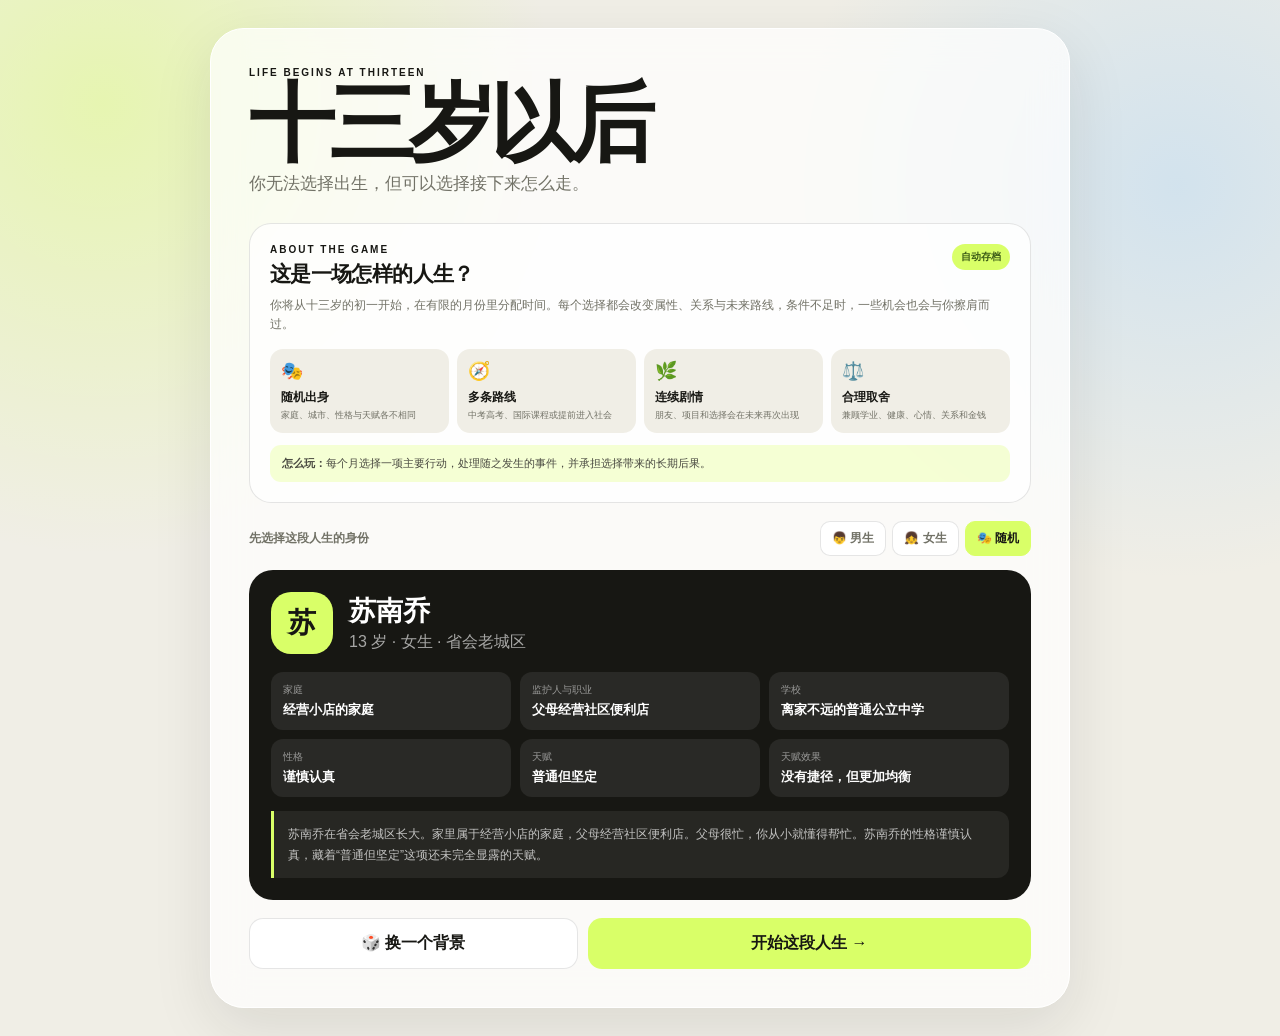
<file: life-simulator-v014/index.html>
<!doctype html>
<html lang="zh-CN" translate="no" class="notranslate">
<head>
  <meta charset="UTF-8">
  <meta http-equiv="Content-Language" content="zh-CN">
  <meta name="google" content="notranslate">
  <meta name="viewport" content="width=device-width, initial-scale=1.0, viewport-fit=cover">
  <meta name="theme-color" content="#171713">
  <title>十三岁以后｜人生模拟器 v0.14.0</title>
  <meta name="description" content="《十三岁以后》v0.14.0：从初中开始的中文人生模拟器，新增意外与黑天鹅风险系统。">
  <link rel="stylesheet" href="../life-simulator/assets/css/styles.css?v=0.13.0">
</head>
<body>
  <main id="setupScreen" class="setup-screen">
    <section class="intro-card">
      <p class="eyebrow">LIFE BEGINS AT THIRTEEN</p>
      <h1>十三岁以后</h1>
      <p class="lead">你无法选择出生，但可以选择接下来怎么走。</p>
      <section class="game-introduction" aria-labelledby="gameIntroTitle">
        <div class="intro-heading"><div><p class="eyebrow">ABOUT THE GAME</p><h2 id="gameIntroTitle">这是一场怎样的人生？</h2></div><span class="intro-badge">自动存档</span></div>
        <p class="intro-summary">你将从十三岁的初一开始，在有限的月份里分配时间。每个选择都会改变属性、关系与未来路线，条件不足时，一些机会也会与你擦肩而过。</p>
        <div class="intro-features">
          <div><span>🎭</span><strong>随机出身</strong><small>家庭、城市、性格与天赋各不相同</small></div>
          <div><span>🧭</span><strong>多条路线</strong><small>中考高考、国际课程或提前进入社会</small></div>
          <div><span>🌿</span><strong>连续剧情</strong><small>朋友、项目和选择会在未来再次出现</small></div>
          <div><span>⚖️</span><strong>合理取舍</strong><small>兼顾学业、健康、心情、关系和金钱</small></div>
        </div>
        <p class="intro-tip"><strong>怎么玩：</strong>每个月选择一项主要行动，处理随之发生的事件，并承担选择带来的长期后果。</p>
      </section>
      <section class="identity-picker" aria-label="选择人物身份"><span>先选择这段人生的身份</span><div class="identity-options"><button class="identity-button" data-identity="boy" type="button">👦 男生</button><button class="identity-button" data-identity="girl" type="button">👧 女生</button><button class="identity-button active" data-identity="random" type="button">🎭 随机</button></div></section>
      <div id="originCard" class="origin-card"></div>
      <div class="setup-actions"><button id="rerollButton" class="button ghost" type="button">🎲 换一个背景</button><button id="startButton" class="button primary" type="button">开始这段人生 →</button></div>
    </section>
  </main>
  <main id="gameScreen" class="game-screen hidden">
    <header class="topbar"><div><p class="eyebrow">THIRTEEN AND BEYOND</p><h2>十三岁以后</h2></div><div class="topbar-actions"><span id="saveStatus">已自动保存</span><button id="restartButton" class="icon-button" type="button" title="重新开始">↻</button></div></header>
    <section class="dashboard">
      <aside class="profile-panel panel"><div class="avatar" id="avatar">林</div><div class="profile-copy"><p id="lifeStage" class="stage-label">初一 · 九月</p><h1 id="characterName">林知夏</h1><p id="characterLine" class="muted"></p></div><div id="backgroundTags" class="tag-list"></div><div id="goalProgress" class="goals-panel"></div><div class="family-box"><span>家庭情况</span><strong id="familySummary"></strong></div></aside>
      <section class="play-area"><div id="statsGrid" class="stats-grid panel"></div><section class="action-panel panel"><div class="section-heading"><div><p class="eyebrow">THIS MONTH</p><h2>这个月，你把时间花在哪里？</h2></div><span id="monthHint" class="month-hint">选择一项行动推进时间</span></div><div id="actionGrid" class="action-grid"></div></section></section>
      <aside class="memory-panel panel"><div class="section-heading compact"><div><p class="eyebrow">MEMORIES</p><h2>人生记录</h2></div><span id="turnCount" class="turn-count">0 个月</span></div><ol id="memoryList" class="memory-list"></ol></aside>
    </section>
  </main>
  <section id="eventModal" class="event-modal hidden" aria-modal="true" role="dialog"><article class="event-card"><span id="eventIcon" class="event-icon">✦</span><p class="eyebrow">LIFE EVENT</p><h2 id="eventTitle"></h2><p id="eventStory" class="event-story"></p><div id="eventOutcome" class="event-outcome hidden"></div><div id="eventChoices" class="event-choices"></div></article></section>
  <script src="../life-simulator/assets/js/app.js?v=0.13.0"></script>
  <script src="../life-simulator/assets/js/v014-risk.js?v=0.14.0"></script>
  <script src="../life-simulator/assets/js/v014-start.js?v=0.14.1"></script>
  <script src="../life-simulator/assets/js/v014-afterstart.js?v=0.14.2"></script>
</body>
</html>
</file>
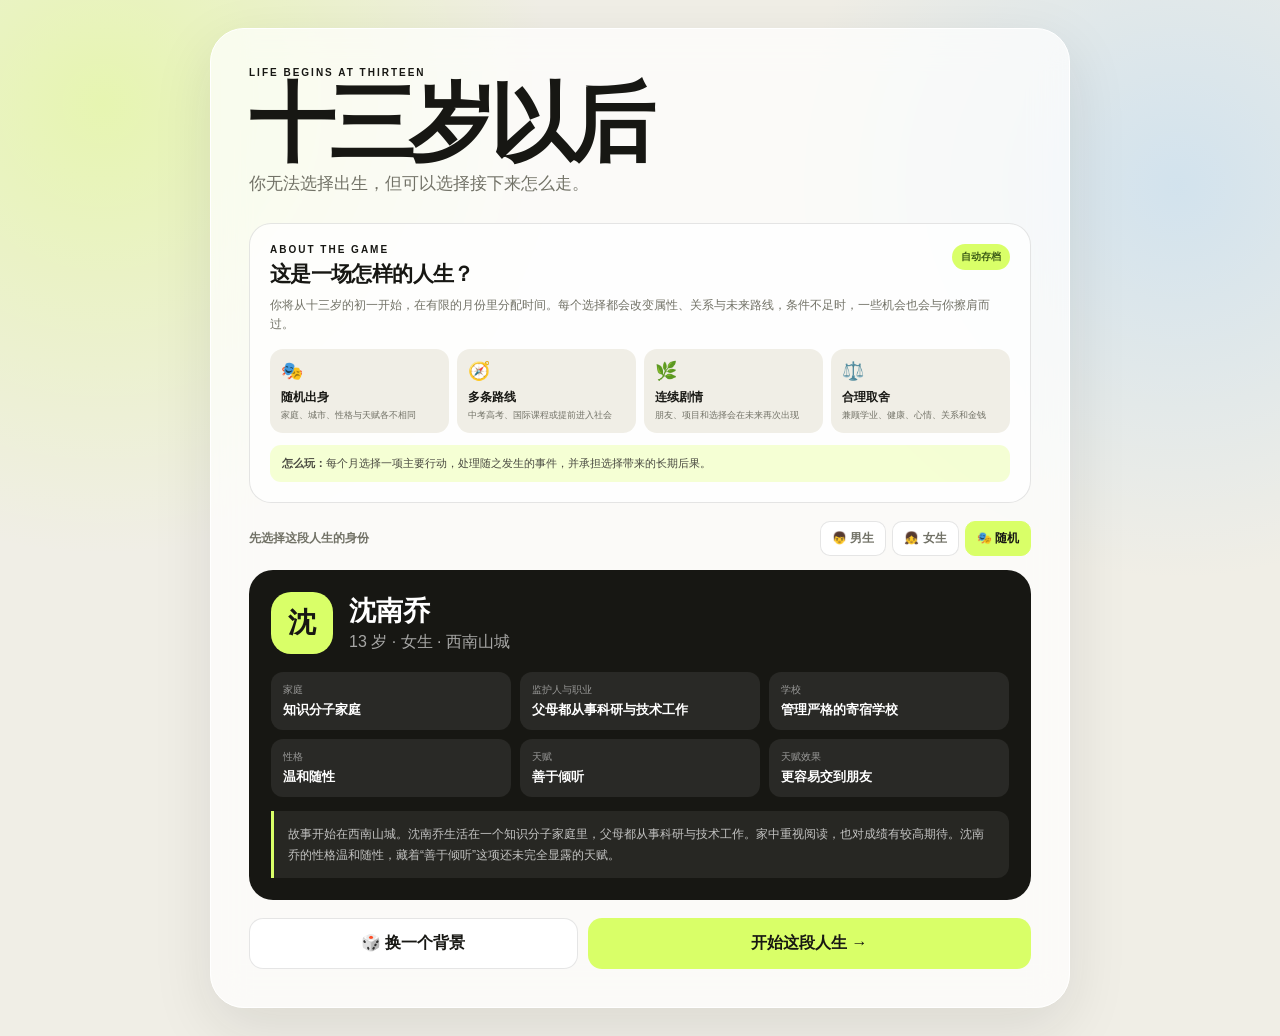
<file: life-simulator-v015/index.html>
<!doctype html>
<html lang="zh-CN" translate="no" class="notranslate">
<head>
  <meta charset="UTF-8">
  <meta http-equiv="Content-Language" content="zh-CN">
  <meta name="google" content="notranslate">
  <meta name="viewport" content="width=device-width, initial-scale=1.0, viewport-fit=cover">
  <meta name="theme-color" content="#171713">
  <title>十三岁以后｜人生模拟器 v0.15.0</title>
  <meta name="description" content="《十三岁以后》v0.15.0：新增职业技能树与职业专精。">
  <link rel="stylesheet" href="../life-simulator/assets/css/styles.css?v=0.13.0">
</head>
<body>
  <main id="setupScreen" class="setup-screen">
    <section class="intro-card">
      <p class="eyebrow">LIFE BEGINS AT THIRTEEN</p>
      <h1>十三岁以后</h1>
      <p class="lead">你无法选择出生，但可以选择接下来怎么走。</p>
      <section class="game-introduction" aria-labelledby="gameIntroTitle">
        <div class="intro-heading"><div><p class="eyebrow">ABOUT THE GAME</p><h2 id="gameIntroTitle">这是一场怎样的人生？</h2></div><span class="intro-badge">自动存档</span></div>
        <p class="intro-summary">你将从十三岁的初一开始，在有限的月份里分配时间。每个选择都会改变属性、关系与未来路线，条件不足时，一些机会也会与你擦肩而过。</p>
        <div class="intro-features"><div><span>🎭</span><strong>随机出身</strong><small>家庭、城市、性格与天赋各不相同</small></div><div><span>🧭</span><strong>多条路线</strong><small>中考高考、国际课程或提前进入社会</small></div><div><span>🌿</span><strong>连续剧情</strong><small>朋友、项目和选择会在未来再次出现</small></div><div><span>⚖️</span><strong>合理取舍</strong><small>兼顾学业、健康、心情、关系和金钱</small></div></div>
        <p class="intro-tip"><strong>怎么玩：</strong>每个月选择一项主要行动，处理随之发生的事件，并承担选择带来的长期后果。</p>
      </section>
      <section class="identity-picker" aria-label="选择人物身份"><span>先选择这段人生的身份</span><div class="identity-options"><button class="identity-button" data-identity="boy" type="button">👦 男生</button><button class="identity-button" data-identity="girl" type="button">👧 女生</button><button class="identity-button active" data-identity="random" type="button">🎭 随机</button></div></section>
      <div id="originCard" class="origin-card"></div><div class="setup-actions"><button id="rerollButton" class="button ghost" type="button">🎲 换一个背景</button><button id="startButton" class="button primary" type="button">开始这段人生 →</button></div>
    </section>
  </main>
  <main id="gameScreen" class="game-screen hidden"><header class="topbar"><div><p class="eyebrow">THIRTEEN AND BEYOND</p><h2>十三岁以后</h2></div><div class="topbar-actions"><span id="saveStatus">已自动保存</span><button id="restartButton" class="icon-button" type="button" title="重新开始">↻</button></div></header><section class="dashboard"><aside class="profile-panel panel"><div class="avatar" id="avatar">林</div><div class="profile-copy"><p id="lifeStage" class="stage-label">初一 · 九月</p><h1 id="characterName">林知夏</h1><p id="characterLine" class="muted"></p></div><div id="backgroundTags" class="tag-list"></div><div id="goalProgress" class="goals-panel"></div><div class="family-box"><span>家庭情况</span><strong id="familySummary"></strong></div></aside><section class="play-area"><div id="statsGrid" class="stats-grid panel"></div><section class="action-panel panel"><div class="section-heading"><div><p class="eyebrow">THIS MONTH</p><h2>这个月，你把时间花在哪里？</h2></div><span id="monthHint" class="month-hint">选择一项行动推进时间</span></div><div id="actionGrid" class="action-grid"></div></section></section><aside class="memory-panel panel"><div class="section-heading compact"><div><p class="eyebrow">MEMORIES</p><h2>人生记录</h2></div><span id="turnCount" class="turn-count">0 个月</span></div><ol id="memoryList" class="memory-list"></ol></aside></section></main>
  <section id="eventModal" class="event-modal hidden" aria-modal="true" role="dialog"><article class="event-card"><span id="eventIcon" class="event-icon">✦</span><p class="eyebrow">LIFE EVENT</p><h2 id="eventTitle"></h2><p id="eventStory" class="event-story"></p><div id="eventOutcome" class="event-outcome hidden"></div><div id="eventChoices" class="event-choices"></div></article></section>
  <script src="../life-simulator/assets/js/app.js?v=0.13.0"></script>
  <script src="../life-simulator/assets/js/v014-risk.js?v=0.14.0"></script>
  <script src="../life-simulator/assets/js/v014-start.js?v=0.14.1"></script>
  <script src="../life-simulator/assets/js/v014-afterstart.js?v=0.14.2"></script>
  <script src="../life-simulator/assets/js/v015-skill.js?v=0.15.0"></script>
  <script src="../life-simulator/assets/js/v015-finalize.js?v=0.15.1"></script>
</body>
</html>
</file>
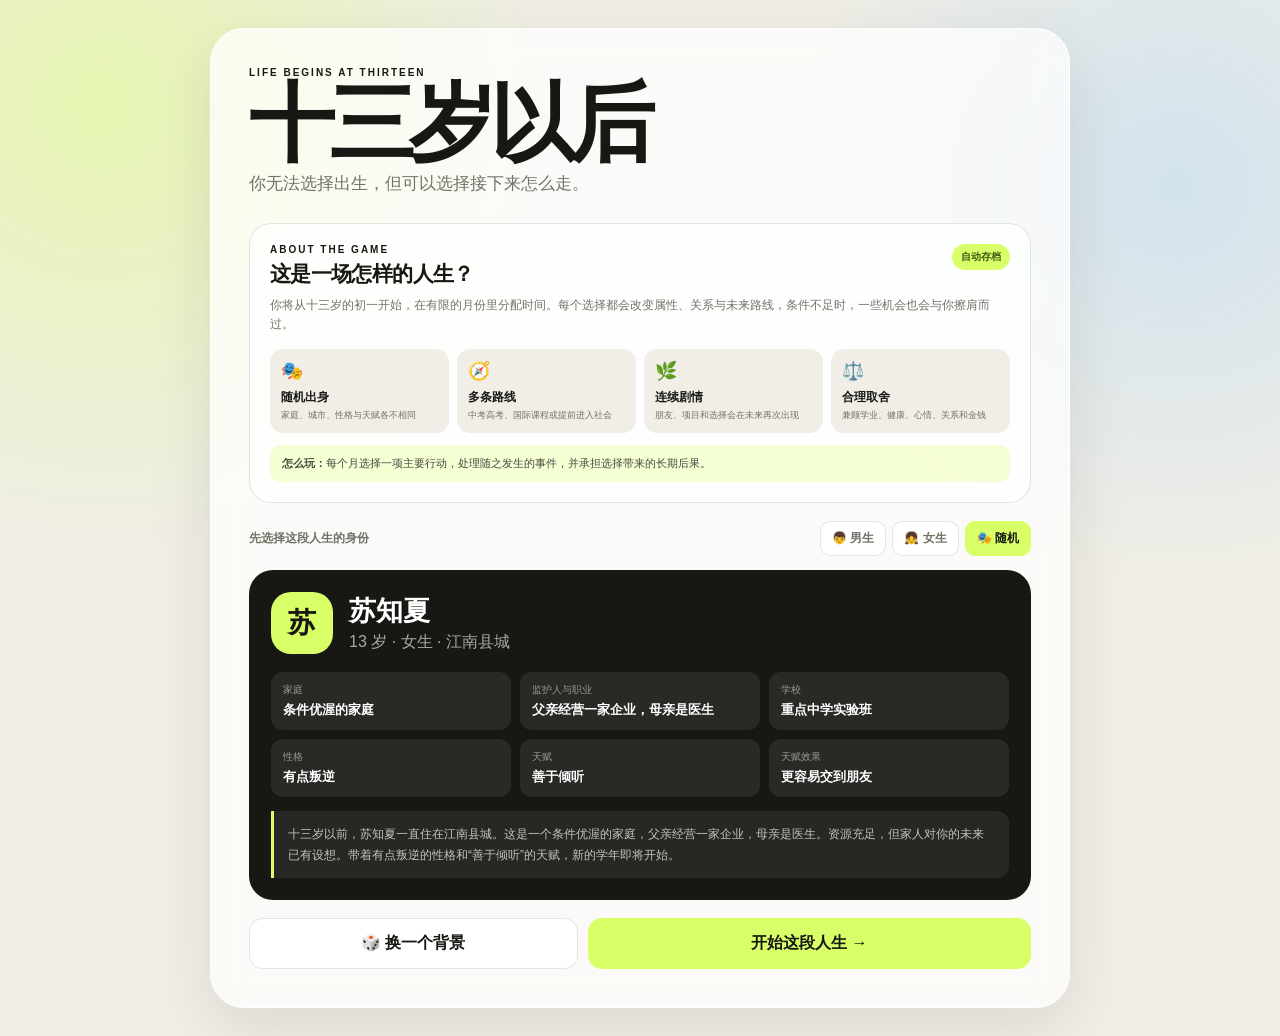
<file: life-simulator/index.html>
<!doctype html>
<html lang="zh-CN" translate="no" class="notranslate">
<head>
  <meta charset="UTF-8">
  <meta http-equiv="Content-Language" content="zh-CN">
  <meta name="google" content="notranslate">
  <meta name="viewport" content="width=device-width, initial-scale=1.0, viewport-fit=cover">
  <meta name="theme-color" content="#171713">
  <title>十三岁以后｜人生模拟器</title>
  <meta name="description" content="《十三岁以后》是一款从初中开始的中文人生模拟器。随机家庭背景，在学业、友情、健康、金钱与人生路线之间做出选择。">
  <link rel="stylesheet" href="assets/css/styles.css?v=0.13.0">
</head>
<body>
  <main id="setupScreen" class="setup-screen">
    <section class="intro-card">
      <p class="eyebrow">LIFE BEGINS AT THIRTEEN</p>
      <h1>十三岁以后</h1>
      <p class="lead">你无法选择出生，但可以选择接下来怎么走。</p>

      <section class="game-introduction" aria-labelledby="gameIntroTitle">
        <div class="intro-heading">
          <div>
            <p class="eyebrow">ABOUT THE GAME</p>
            <h2 id="gameIntroTitle">这是一场怎样的人生？</h2>
          </div>
          <span class="intro-badge">自动存档</span>
        </div>
        <p class="intro-summary">你将从十三岁的初一开始，在有限的月份里分配时间。每个选择都会改变属性、关系与未来路线，条件不足时，一些机会也会与你擦肩而过。</p>
        <div class="intro-features">
          <div><span>🎭</span><strong>随机出身</strong><small>家庭、城市、性格与天赋各不相同</small></div>
          <div><span>🧭</span><strong>多条路线</strong><small>中考高考、国际课程或提前进入社会</small></div>
          <div><span>🌿</span><strong>连续剧情</strong><small>朋友、项目和选择会在未来再次出现</small></div>
          <div><span>⚖️</span><strong>合理取舍</strong><small>兼顾学业、健康、心情、关系和金钱</small></div>
        </div>
        <p class="intro-tip"><strong>怎么玩：</strong>每个月选择一项主要行动，处理随之发生的事件，并承担选择带来的长期后果。</p>
      </section>

      <section class="identity-picker" aria-label="选择人物身份">
        <span>先选择这段人生的身份</span>
        <div class="identity-options">
          <button class="identity-button" data-identity="boy" type="button">👦 男生</button>
          <button class="identity-button" data-identity="girl" type="button">👧 女生</button>
          <button class="identity-button active" data-identity="random" type="button">🎭 随机</button>
        </div>
      </section>

      <div id="originCard" class="origin-card"></div>

      <div class="setup-actions">
        <button id="rerollButton" class="button ghost" type="button">🎲 换一个背景</button>
        <button id="startButton" class="button primary" type="button">开始这段人生 →</button>
      </div>
    </section>
  </main>

  <main id="gameScreen" class="game-screen hidden">
    <header class="topbar">
      <div>
        <p class="eyebrow">THIRTEEN AND BEYOND</p>
        <h2>十三岁以后</h2>
      </div>
      <div class="topbar-actions">
        <span id="saveStatus">已自动保存</span>
        <button id="restartButton" class="icon-button" type="button" title="重新开始">↻</button>
      </div>
    </header>

    <section class="dashboard">
      <aside class="profile-panel panel">
        <div class="avatar" id="avatar">林</div>
        <div class="profile-copy">
          <p id="lifeStage" class="stage-label">初一 · 九月</p>
          <h1 id="characterName">林知夏</h1>
          <p id="characterLine" class="muted"></p>
        </div>
        <div id="backgroundTags" class="tag-list"></div>
        <div id="goalProgress" class="goals-panel"></div>
        <div class="family-box">
          <span>家庭情况</span>
          <strong id="familySummary"></strong>
        </div>
      </aside>

      <section class="play-area">
        <div id="statsGrid" class="stats-grid panel"></div>

        <section class="action-panel panel">
          <div class="section-heading">
            <div>
              <p class="eyebrow">THIS MONTH</p>
              <h2>这个月，你把时间花在哪里？</h2>
            </div>
            <span id="monthHint" class="month-hint">选择一项行动推进时间</span>
          </div>
          <div id="actionGrid" class="action-grid"></div>
        </section>
      </section>

      <aside class="memory-panel panel">
        <div class="section-heading compact">
          <div>
            <p class="eyebrow">MEMORIES</p>
            <h2>人生记录</h2>
          </div>
          <span id="turnCount" class="turn-count">0 个月</span>
        </div>
        <ol id="memoryList" class="memory-list"></ol>
      </aside>
    </section>
  </main>

  <section id="eventModal" class="event-modal hidden" aria-modal="true" role="dialog">
    <article class="event-card">
      <span id="eventIcon" class="event-icon">✦</span>
      <p class="eyebrow">LIFE EVENT</p>
      <h2 id="eventTitle"></h2>
      <p id="eventStory" class="event-story"></p>
      <div id="eventOutcome" class="event-outcome hidden"></div>
      <div id="eventChoices" class="event-choices"></div>
    </article>
  </section>

  <script src="assets/js/app.js?v=0.13.0"></script>
  <script src="assets/js/v014-risk.js?v=0.14.0"></script>
  <script src="assets/js/v014-start.js?v=0.14.1"></script>
  <script src="assets/js/v014-afterstart.js?v=0.14.2"></script>
</body>
</html>
</file>
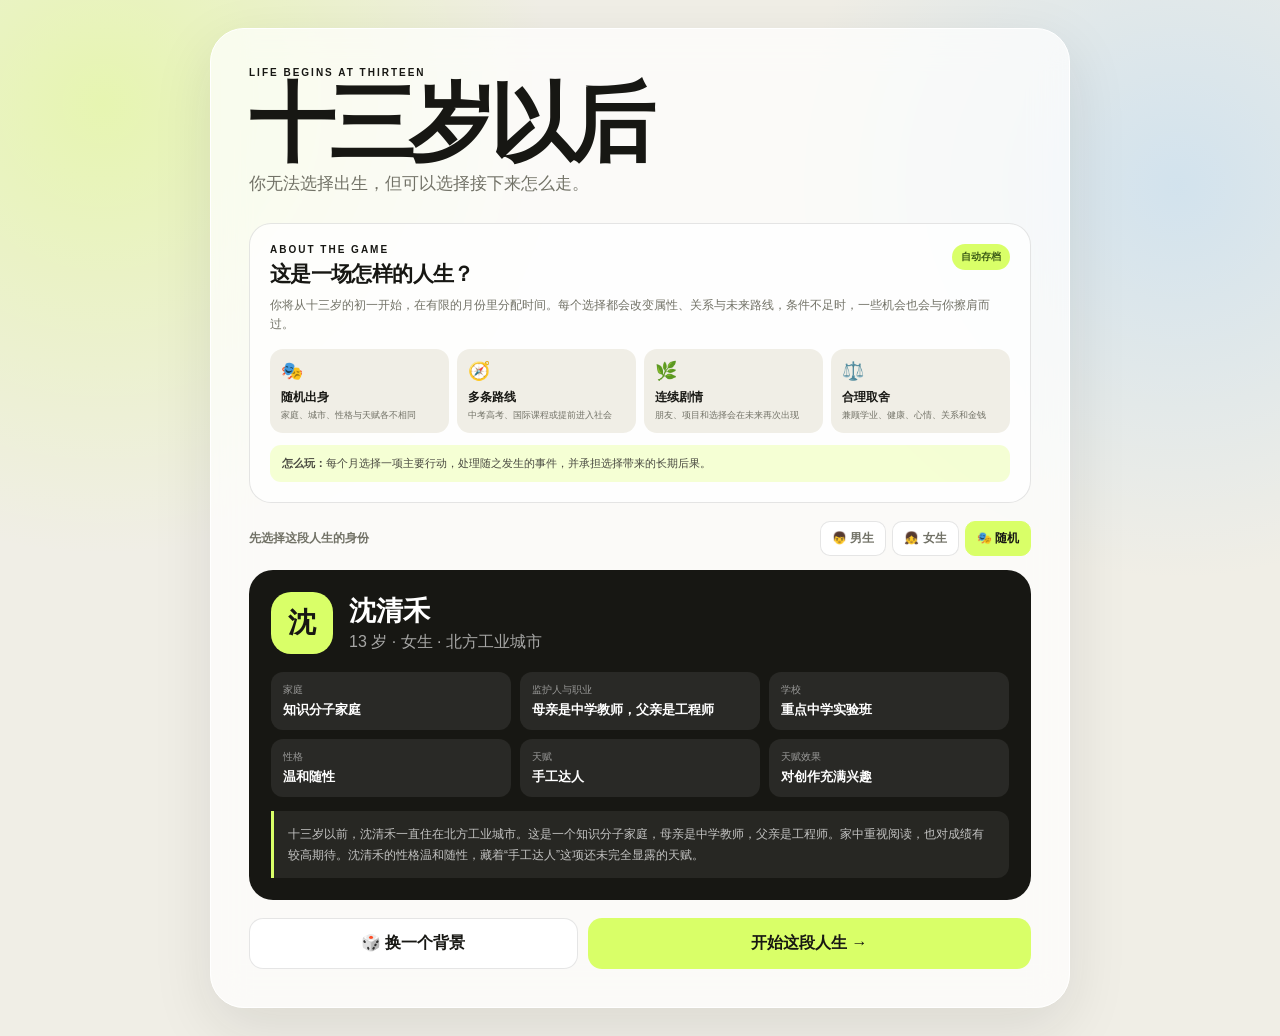
<file: life-simulator/standalone.html>
<!doctype html>
<html lang="zh-CN" translate="no" class="notranslate">
<head>
  <meta charset="UTF-8">
  <meta http-equiv="Content-Language" content="zh-CN">
  <meta name="google" content="notranslate">
  <meta name="viewport" content="width=device-width, initial-scale=1.0, viewport-fit=cover">
  <meta name="theme-color" content="#171713">
  <title>十三岁以后｜人生模拟器</title>
  <meta name="description" content="《十三岁以后》是一款从初中开始的中文人生模拟器。随机家庭背景，在学业、友情、健康、金钱与人生路线之间做出选择。">
  <style>
:root {
  --ink: #171713;
  --paper: #f0eee6;
  --card: rgba(255,255,255,.8);
  --muted: #727267;
  --line: rgba(23,23,19,.11);
  --lime: #d9ff68;
  --orange: #ff9f5a;
  --blue: #8dc8ff;
  --pink: #ff9db5;
  --shadow: 0 20px 60px rgba(34,33,27,.1);
}

* { box-sizing: border-box; }
html, body { min-height: 100%; }
body {
  margin: 0;
  color: var(--ink);
  font-family: "Microsoft YaHei", "PingFang SC", sans-serif;
  background:
    radial-gradient(circle at 8% 10%, rgba(217,255,104,.42), transparent 30%),
    radial-gradient(circle at 92% 18%, rgba(141,200,255,.3), transparent 27%),
    var(--paper);
}
button { font: inherit; cursor: pointer; }
h1, h2, p { margin-top: 0; }
.hidden { display: none !important; }
.eyebrow { margin-bottom: 5px; font-size: 10px; font-weight: 900; letter-spacing: .2em; }
.muted { color: var(--muted); }

.setup-screen { min-height: 100vh; padding: 28px; display: grid; place-items: center; }
.intro-card { width: 100%; max-width: 860px; min-width: 0; padding: 38px; background: rgba(255,255,255,.72); border: 1px solid white; border-radius: 34px; box-shadow: var(--shadow); backdrop-filter: blur(18px); }
.intro-card > h1 { margin-bottom: 7px; font-size: clamp(48px, 9vw, 86px); letter-spacing: -.07em; line-height: .95; }
.lead { margin-bottom: 28px; color: var(--muted); font-size: 17px; }
.game-introduction { margin-bottom: 18px; padding: 20px; background: rgba(255,255,255,.75); border: 1px solid var(--line); border-radius: 22px; }
.intro-heading { display: flex; align-items: flex-start; justify-content: space-between; gap: 14px; }
.intro-heading h2 { margin-bottom: 8px; font-size: 21px; letter-spacing: -.03em; }
.intro-badge { flex: 0 0 auto; padding: 6px 9px; color: #3d5d17; background: var(--lime); border-radius: 999px; font-size: 10px; font-weight: 900; }
.intro-summary { margin-bottom: 14px; color: var(--muted); font-size: 12px; line-height: 1.65; }
.intro-features { display: grid; grid-template-columns: repeat(4, minmax(0, 1fr)); gap: 8px; }
.intro-features > div { min-width: 0; padding: 11px; background: var(--paper); border-radius: 13px; }
.intro-features span { display: block; margin-bottom: 7px; font-size: 18px; }
.intro-features strong { display: block; margin-bottom: 3px; font-size: 12px; }
.intro-features small { display: block; color: var(--muted); font-size: 9px; line-height: 1.45; }
.intro-tip { margin: 12px 0 0; padding: 10px 12px; color: #494940; background: rgba(217,255,104,.28); border-radius: 11px; font-size: 11px; line-height: 1.55; }
.identity-picker { margin-bottom: 14px; display: flex; align-items: center; justify-content: space-between; gap: 12px; }
.identity-picker > span { color: var(--muted); font-size: 12px; font-weight: 800; }
.identity-options { display: flex; gap: 6px; }
.identity-button { padding: 8px 11px; color: var(--muted); background: white; border: 1px solid var(--line); border-radius: 10px; font-size: 12px; font-weight: 800; }
.identity-button.active { color: var(--ink); background: var(--lime); border-color: var(--lime); }
.origin-card { min-width: 0; overflow: hidden; padding: 22px; background: var(--ink); color: white; border-radius: 24px; }
.origin-main { display: flex; align-items: center; gap: 16px; margin-bottom: 18px; }
.origin-main > div:last-child { min-width: 0; }
.origin-avatar { width: 62px; height: 62px; display: grid; place-items: center; flex: 0 0 auto; color: var(--ink); background: var(--lime); border-radius: 20px; font-size: 28px; font-weight: 900; }
.origin-main h2 { margin-bottom: 3px; font-size: 27px; }
.origin-main p { margin-bottom: 0; overflow-wrap: anywhere; color: rgba(255,255,255,.62); }
.origin-grid { display: grid; grid-template-columns: repeat(3, minmax(0, 1fr)); gap: 9px; }
.origin-detail { min-width: 0; padding: 11px 12px; background: rgba(255,255,255,.08); border-radius: 12px; }
.origin-detail span { display: block; margin-bottom: 4px; color: rgba(255,255,255,.52); font-size: 10px; }
.origin-detail strong { display: block; overflow-wrap: anywhere; font-size: 13px; }
.origin-story { margin: 14px 0 0; padding: 13px 14px; color: rgba(255,255,255,.72); background: rgba(255,255,255,.07); border-left: 3px solid var(--lime); border-radius: 0 12px 12px 0; font-size: 12px; line-height: 1.7; }
.setup-actions { margin-top: 18px; display: grid; grid-template-columns: 1fr 1.35fr; gap: 10px; }
.button { padding: 14px 18px; border: 0; border-radius: 14px; font-weight: 900; }
.button.primary { color: var(--ink); background: var(--lime); }
.button.ghost { color: var(--ink); background: white; border: 1px solid var(--line); }

.game-screen { width: min(1500px, calc(100% - 28px)); min-height: 100vh; margin: 0 auto; padding: 14px 0; }
.topbar { height: 60px; display: flex; align-items: center; justify-content: space-between; }
.topbar h2 { margin-bottom: 0; font-size: 24px; letter-spacing: -.04em; }
.topbar-actions { display: flex; align-items: center; gap: 10px; color: var(--muted); font-size: 11px; }
.icon-button { width: 36px; height: 36px; padding: 0; border: 1px solid var(--line); border-radius: 11px; background: rgba(255,255,255,.7); font-size: 20px; }
.dashboard { height: calc(100vh - 88px); display: grid; grid-template-columns: 240px minmax(0, 1fr) 310px; gap: 12px; }
.panel { min-height: 0; padding: 18px; background: var(--card); border: 1px solid white; border-radius: 24px; box-shadow: var(--shadow); backdrop-filter: blur(14px); }

.profile-panel { display: flex; flex-direction: column; }
.avatar { width: 64px; height: 64px; display: grid; place-items: center; margin-bottom: 18px; color: var(--ink); background: var(--lime); border-radius: 20px; font-size: 29px; font-weight: 900; }
.stage-label { width: fit-content; margin-bottom: 8px; padding: 5px 8px; background: var(--ink); color: white; border-radius: 8px; font-size: 11px; font-weight: 800; }
.profile-copy h1 { margin-bottom: 7px; font-size: 31px; letter-spacing: -.05em; }
.profile-copy p { font-size: 12px; line-height: 1.65; }
.tag-list { display: flex; flex-wrap: wrap; gap: 6px; margin-top: 10px; }
.tag { padding: 6px 8px; color: #54544c; background: white; border: 1px solid var(--line); border-radius: 9px; font-size: 11px; font-weight: 700; }
.family-box { margin-top: auto; padding: 14px; background: #e9e5d8; border-radius: 15px; }
.family-box span { display: block; margin-bottom: 5px; color: var(--muted); font-size: 10px; }
.family-box strong { font-size: 12px; line-height: 1.5; }

.play-area { min-width: 0; min-height: 0; display: grid; grid-template-rows: 138px minmax(0, 1fr); gap: 12px; }
.stats-grid { display: grid; grid-template-columns: repeat(6, 1fr); gap: 8px; }
.stat { min-width: 0; padding: 12px; background: white; border: 1px solid var(--line); border-radius: 14px; }
.stat-head { display: flex; align-items: center; justify-content: space-between; gap: 5px; }
.stat-name { color: var(--muted); font-size: 11px; font-weight: 800; }
.stat-value { margin: 7px 0 9px; font-size: 24px; font-weight: 900; }
.stat-bar { height: 5px; overflow: hidden; background: #eceae3; border-radius: 99px; }
.stat-bar i { height: 100%; display: block; border-radius: inherit; background: var(--stat-color, var(--lime)); }

.action-panel { overflow: hidden; }
.section-heading { display: flex; justify-content: space-between; align-items: center; gap: 12px; margin-bottom: 14px; }
.section-heading h2 { margin-bottom: 0; font-size: 19px; }
.section-heading.compact { margin-bottom: 9px; }
.month-hint, .turn-count { color: var(--muted); font-size: 10px; }
.action-grid { height: calc(100% - 58px); display: grid; grid-template-columns: repeat(2, 1fr); grid-template-rows: repeat(3, 1fr); gap: 9px; }
.action-card { min-height: 0; padding: 14px; display: grid; grid-template-columns: 38px 1fr auto; gap: 10px; align-items: center; text-align: left; color: var(--ink); background: white; border: 1px solid var(--line); border-radius: 15px; transition: .15s ease; }
.action-card:hover { transform: translateY(-2px); border-color: rgba(23,23,19,.25); box-shadow: 0 9px 18px rgba(30,30,25,.08); }
.action-card:disabled { cursor: not-allowed; opacity: .48; filter: grayscale(.35); box-shadow: none; transform: none; }
.action-icon { width: 38px; height: 38px; display: grid; place-items: center; border-radius: 12px; background: var(--action-color, #eee); font-size: 18px; }
.action-copy strong { display: block; margin-bottom: 3px; font-size: 13px; }
.action-copy small { color: var(--muted); font-size: 10px; }
.action-cost { max-width: 112px; color: var(--ink); font-size: 10px; font-weight: 900; line-height: 1.45; text-align: right; }
.action-cost small { display: block; color: var(--muted); font-size: 9px; font-weight: 500; }

.memory-panel { overflow: hidden; }
.memory-list { height: calc(100% - 48px); margin: 0; padding: 0; display: flex; flex-direction: column; gap: 7px; list-style: none; overflow: hidden; }
.memory-item { padding: 10px 11px; border-left: 3px solid var(--item-color, var(--lime)); background: white; border-radius: 0 11px 11px 0; }
.memory-item time { display: block; margin-bottom: 3px; color: var(--muted); font-size: 9px; }
.memory-item p { margin-bottom: 0; font-size: 11px; line-height: 1.45; }
.memory-empty { margin: auto; color: var(--muted); text-align: center; font-size: 12px; }

.event-modal { position: fixed; z-index: 20; inset: 0; padding: 20px; display: grid; place-items: center; background: rgba(18,18,15,.58); backdrop-filter: blur(9px); }
.event-card { width: min(570px, 100%); padding: 30px; background: #fbfaf5; border-radius: 28px; box-shadow: 0 28px 90px rgba(0,0,0,.28); }
.event-icon { width: 52px; height: 52px; display: grid; place-items: center; margin-bottom: 18px; background: var(--lime); border-radius: 17px; font-size: 24px; }
.event-card h2 { margin-bottom: 10px; font-size: 27px; letter-spacing: -.04em; }
.event-story { color: var(--muted); line-height: 1.7; }
.event-outcome { display: flex; flex-wrap: wrap; gap: 7px; margin-top: 16px; }
.effect-chip { padding: 7px 10px; border-radius: 9px; font-size: 12px; font-weight: 900; }
.effect-chip.positive { color: #286d47; background: #dcf1e3; }
.effect-chip.negative { color: #9b4039; background: #f4dfdc; }
.effect-chip.neutral { color: var(--muted); background: #eceae3; }
.event-choices { display: grid; gap: 8px; margin-top: 20px; }
.choice-button { padding: 13px 15px; display: flex; justify-content: space-between; gap: 10px; text-align: left; color: var(--ink); background: white; border: 1px solid var(--line); border-radius: 13px; font-weight: 800; }
.choice-button:hover { border-color: var(--ink); }
.choice-button:disabled { cursor: not-allowed; color: #8b8b84; background: #f2f2ed; border-color: #deded6; }
.choice-button.escape-choice { color: #4c563b; background: #eff6dd; border-color: #cfdda9; }
.choice-arrow { color: var(--muted); font-weight: 500; }

@media (max-width: 1050px) {
  .dashboard { height: auto; grid-template-columns: 220px 1fr; }
  .memory-panel { grid-column: 1 / -1; min-height: 250px; }
  .memory-list { height: auto; display: grid; grid-template-columns: repeat(3, 1fr); }
}

@media (max-width: 720px), (max-device-width: 720px) {
  html, body { width: 100%; overflow-x: clip; }
  .setup-screen { min-width: 0; display: block; padding: max(12px, env(safe-area-inset-top)) 12px max(12px, env(safe-area-inset-bottom)); }
  .intro-card { width: 100%; max-width: 100%; min-width: 0; margin: 0 auto; overflow: hidden; padding: 22px 16px; border-radius: 24px; }
  .intro-card > h1 { font-size: clamp(43px, 14vw, 58px); }
  .lead { margin-bottom: 20px; font-size: 14px; }
  .game-introduction { margin-bottom: 14px; padding: 14px; border-radius: 18px; }
  .intro-heading h2 { font-size: 18px; }
  .intro-summary { font-size: 11px; }
  .intro-features { grid-template-columns: repeat(2, minmax(0, 1fr)); gap: 6px; }
  .intro-features > div { padding: 9px; }
  .intro-features span { display: inline; margin: 0 4px 0 0; font-size: 15px; }
  .intro-features strong { display: inline; font-size: 11px; }
  .intro-features small { margin-top: 3px; font-size: 8px; }
  .intro-tip { padding: 9px 10px; font-size: 10px; }
  .origin-grid { grid-template-columns: repeat(2, minmax(0, 1fr)); }
  .identity-picker { align-items: stretch; flex-direction: column; }
  .identity-options { width: 100%; min-width: 0; display: grid; grid-template-columns: repeat(3, minmax(0, 1fr)); }
  .identity-button { min-width: 0; padding: 8px 4px; white-space: nowrap; }
  .origin-card { width: 100%; min-width: 0; padding: 18px; border-radius: 21px; }
  .origin-main { gap: 12px; margin-bottom: 14px; }
  .origin-avatar { width: 54px; height: 54px; border-radius: 17px; font-size: 24px; }
  .origin-main h2 { font-size: 24px; }
  .origin-main p { font-size: 12px; }
  .origin-detail { min-width: 0; padding: 9px 10px; }
  .origin-detail strong { font-size: 12px; line-height: 1.45; word-break: break-word; }
  .origin-story { max-height: 105px; overflow-y: auto; padding: 11px 12px; font-size: 11px; line-height: 1.6; }
  .setup-actions { grid-template-columns: 1fr; }
  .button { min-height: 48px; }
  .game-screen { width: min(calc(100% - 16px), 600px); padding: max(4px, env(safe-area-inset-top)) 0 max(10px, env(safe-area-inset-bottom)); }
  .topbar { height: 52px; padding: 0 3px; }
  .topbar h2 { font-size: 20px; }
  .topbar-actions { gap: 6px; }
  .topbar-actions > span { display: none; }
  .dashboard { display: block; }
  .panel { margin-bottom: 8px; padding: 12px; border-radius: 18px; box-shadow: 0 10px 30px rgba(34,33,27,.08); }
  .profile-panel { display: grid; grid-template-columns: 50px minmax(0, 1fr); gap: 0 11px; }
  .avatar { width: 48px; height: 48px; margin: 0; border-radius: 15px; font-size: 23px; }
  .stage-label { margin-bottom: 4px; padding: 3px 6px; font-size: 9px; }
  .profile-copy h1 { margin-bottom: 2px; font-size: 24px; }
  .profile-copy p { margin-bottom: 0; font-size: 10px; line-height: 1.4; }
  .tag-list, .family-box { grid-column: 1 / -1; }
  .tag-list { flex-wrap: nowrap; margin: 9px -12px 0; padding: 0 12px 3px; overflow-x: auto; scrollbar-width: none; }
  .tag-list::-webkit-scrollbar { display: none; }
  .tag { flex: 0 0 auto; padding: 5px 7px; font-size: 9px; }
  .family-box { margin-top: 7px; padding: 9px 10px; }
  .family-box span { margin-bottom: 2px; }
  .family-box strong { display: -webkit-box; overflow: hidden; font-size: 10px; line-height: 1.45; -webkit-line-clamp: 2; -webkit-box-orient: vertical; }
  .play-area { display: block; }
  .stats-grid { grid-template-columns: repeat(3, minmax(0, 1fr)); gap: 6px; }
  .stat { padding: 8px 9px; border-radius: 12px; }
  .stat-name { font-size: 9px; }
  .stat-value { margin: 3px 0 5px; font-size: 19px; }
  .stat-bar { height: 4px; }
  .action-panel { min-height: 0; overflow: visible; }
  .action-grid { height: auto; grid-template-columns: repeat(2, minmax(0, 1fr)); grid-template-rows: none; grid-auto-rows: minmax(78px, auto); gap: 7px; }
  .action-card { min-width: 0; padding: 9px; grid-template-columns: 32px minmax(0, 1fr); grid-template-rows: auto auto; gap: 4px 7px; border-radius: 13px; }
  .action-icon { width: 32px; height: 32px; border-radius: 10px; font-size: 16px; }
  .action-copy { min-width: 0; }
  .action-copy strong { margin-bottom: 0; overflow-wrap: anywhere; font-size: 12px; line-height: 1.25; }
  .action-copy small { display: none; }
  .action-cost { max-width: none; grid-column: 1 / -1; overflow-wrap: anywhere; font-size: 9px; line-height: 1.3; text-align: left; }
  .action-cost small { display: inline; margin-left: 5px; font-size: 8px; }
  .section-heading { align-items: flex-start; }
  .section-heading h2 { font-size: 17px; line-height: 1.3; }
  .month-hint { display: none; }
  .memory-list { grid-template-columns: 1fr; }
  .memory-item { padding: 9px 10px; }
  .memory-item:nth-child(n+6) { display: none; }
  .event-modal { padding: max(8px, env(safe-area-inset-top)) 8px max(8px, env(safe-area-inset-bottom)); place-items: end center; }
  .event-card { width: 100%; max-height: calc(100dvh - 16px); overflow-y: auto; overscroll-behavior: contain; padding: 18px 16px; border-radius: 22px; }
  .event-icon { width: 42px; height: 42px; margin-bottom: 10px; border-radius: 13px; font-size: 20px; }
  .event-card h2 { margin-bottom: 7px; font-size: 22px; }
  .event-story { margin-bottom: 0; font-size: 13px; line-height: 1.6; }
  .event-outcome { margin-top: 11px; }
  .event-choices { gap: 7px; margin-top: 13px; }
  .choice-button { min-height: 46px; padding: 11px 12px; font-size: 13px; line-height: 1.4; }
}

@media (max-width: 350px), (max-device-width: 350px) {
  .action-grid { grid-template-columns: 1fr; grid-auto-rows: minmax(66px, auto); }
  .action-card { grid-template-columns: 32px minmax(0, 1fr) auto; grid-template-rows: auto; }
  .action-cost { max-width: 92px; grid-column: auto; text-align: right; }
  .action-cost small { display: block; margin-left: 0; }
}

.goals-panel {
  grid-column: 1 / -1;
  margin-top: 10px;
  padding: 12px;
  background: rgba(255,255,255,.7);
  border: 1px solid var(--line);
  border-radius: 14px;
}

.goal-item {
  display: grid;
  grid-template-columns: 24px minmax(0, 1fr);
  gap: 9px;
  align-items: center;
}

.goal-item + .goal-item {
  margin-top: 10px;
}

.goal-icon {
  font-size: 19px;
}

.goal-details strong,
.goal-details small {
  display: block;
  overflow-wrap: anywhere;
}

.goal-details strong {
  margin-bottom: 5px;
  font-size: 12px;
}

.goal-details small {
  color: var(--muted);
  font-size: 10px;
}

.goal-bar {
  grid-column: 1 / -1;
  height: 5px;
  overflow: hidden;
  background: #eceae3;
  border-radius: 99px;
}

.goal-bar i {
  display: block;
  height: 100%;
  background: var(--lime);
  border-radius: inherit;
}

  </style>
</head>
<body>
  <main id="setupScreen" class="setup-screen">
    <section class="intro-card">
      <p class="eyebrow">LIFE BEGINS AT THIRTEEN</p>
      <h1>十三岁以后</h1>
      <p class="lead">你无法选择出生，但可以选择接下来怎么走。</p>

      <section class="game-introduction" aria-labelledby="gameIntroTitle">
        <div class="intro-heading">
          <div>
            <p class="eyebrow">ABOUT THE GAME</p>
            <h2 id="gameIntroTitle">这是一场怎样的人生？</h2>
          </div>
          <span class="intro-badge">自动存档</span>
        </div>
        <p class="intro-summary">你将从十三岁的初一开始，在有限的月份里分配时间。每个选择都会改变属性、关系与未来路线，条件不足时，一些机会也会与你擦肩而过。</p>
        <div class="intro-features">
          <div><span>🎭</span><strong>随机出身</strong><small>家庭、城市、性格与天赋各不相同</small></div>
          <div><span>🧭</span><strong>多条路线</strong><small>中考高考、国际课程或提前进入社会</small></div>
          <div><span>🌿</span><strong>连续剧情</strong><small>朋友、项目和选择会在未来再次出现</small></div>
          <div><span>⚖️</span><strong>合理取舍</strong><small>兼顾学业、健康、心情、关系和金钱</small></div>
        </div>
        <p class="intro-tip"><strong>怎么玩：</strong>每个月选择一项主要行动，处理随之发生的事件，并承担选择带来的长期后果。</p>
      </section>

      <section class="identity-picker" aria-label="选择人物身份">
        <span>先选择这段人生的身份</span>
        <div class="identity-options">
          <button class="identity-button" data-identity="boy" type="button">👦 男生</button>
          <button class="identity-button" data-identity="girl" type="button">👧 女生</button>
          <button class="identity-button active" data-identity="random" type="button">🎭 随机</button>
        </div>
      </section>

      <div id="originCard" class="origin-card"></div>

      <div class="setup-actions">
        <button id="rerollButton" class="button ghost" type="button">🎲 换一个背景</button>
        <button id="startButton" class="button primary" type="button">开始这段人生 →</button>
      </div>
    </section>
  </main>

  <main id="gameScreen" class="game-screen hidden">
    <header class="topbar">
      <div>
        <p class="eyebrow">THIRTEEN AND BEYOND</p>
        <h2>十三岁以后</h2>
      </div>
      <div class="topbar-actions">
        <span id="saveStatus">已自动保存</span>
        <button id="restartButton" class="icon-button" type="button" title="重新开始">↻</button>
      </div>
    </header>

    <section class="dashboard">
      <aside class="profile-panel panel">
        <div class="avatar" id="avatar">林</div>
        <div class="profile-copy">
          <p id="lifeStage" class="stage-label">初一 · 九月</p>
          <h1 id="characterName">林知夏</h1>
          <p id="characterLine" class="muted"></p>
        </div>
        <div id="backgroundTags" class="tag-list"></div>
        <div id="goalProgress" class="goals-panel"></div>
        <div class="family-box">
          <span>家庭情况</span>
          <strong id="familySummary"></strong>
        </div>
      </aside>

      <section class="play-area">
        <div id="statsGrid" class="stats-grid panel"></div>

        <section class="action-panel panel">
          <div class="section-heading">
            <div>
              <p class="eyebrow">THIS MONTH</p>
              <h2>这个月，你把时间花在哪里？</h2>
            </div>
            <span id="monthHint" class="month-hint">选择一项行动推进时间</span>
          </div>
          <div id="actionGrid" class="action-grid"></div>
        </section>
      </section>

      <aside class="memory-panel panel">
        <div class="section-heading compact">
          <div>
            <p class="eyebrow">MEMORIES</p>
            <h2>人生记录</h2>
          </div>
          <span id="turnCount" class="turn-count">0 个月</span>
        </div>
        <ol id="memoryList" class="memory-list"></ol>
      </aside>
    </section>
  </main>

  <section id="eventModal" class="event-modal hidden" aria-modal="true" role="dialog">
    <article class="event-card">
      <span id="eventIcon" class="event-icon">✦</span>
      <p class="eyebrow">LIFE EVENT</p>
      <h2 id="eventTitle"></h2>
      <p id="eventStory" class="event-story"></p>
      <div id="eventOutcome" class="event-outcome hidden"></div>
      <div id="eventChoices" class="event-choices"></div>
    </article>
  </section>
  <script>
const STORAGE_KEY = "life-simulator-v1";

const IDENTITY_META = {
  boy: { label: "男生", symbol: "👦" },
  girl: { label: "女生", symbol: "👧" }
};

const STAT_META = {
  study: { name: "学业", icon: "📘", color: "#7ca8ff" },
  health: { name: "健康", icon: "💪", color: "#75d19a" },
  mood: { name: "心情", icon: "☀️", color: "#ffbc63" },
  social: { name: "人缘", icon: "🤝", color: "#ff91ad" },
  family: { name: "亲情", icon: "🏠", color: "#b29cff" },
  money: { name: "零花钱", icon: "🪙", color: "#e5c24d" }
};

const CORE_STATS = ["study", "health", "mood", "social", "family"];
const ACTION_CARE = {
  study: ["study"], exercise: ["health", "mood"], friends: ["social", "mood"], hobby: ["mood"],
  activity: ["study", "social"], family: ["family", "mood"], rest: ["health", "mood"], finances: ["money"],
  luck: ["mood"],
  language: ["study"], coursework: ["study"], work: ["money"], skill: ["study"],
  network: ["social"], "job-search": ["study", "social"],
  course: ["study"], club: ["social", "mood"], parttime: ["money"],
  internship: ["study", "social"], future: ["study"], certificate: ["study"],
  operate: ["study", "money"], customers: ["social", "money"], product: ["study"],
  cashflow: ["study", "money"], expand: ["social", "money"],
  leisure: ["health", "mood"], assets: ["money", "mood"]
};

const BACKGROUND_DATA = {
  surnames: ["林", "沈", "陈", "周", "许", "江", "顾", "苏", "陆", "叶", "唐", "温"],
  boyNames: ["星野", "子墨", "予辰", "景行", "亦舟", "嘉言", "明川", "屿安"],
  girlNames: ["知夏", "念安", "清禾", "雨桐", "书宁", "向晚", "若溪", "南乔"],
  cities: ["南方沿海小城", "北方工业城市", "省会老城区", "西南山城", "江南县城", "一线城市郊区"],
  families: [
    {
      id: "dual-income", name: "普通双职工家庭", resourceLevel: 3,
      detail: "生活稳定，但每一笔大支出都需要计划", effects: { family: 6, money: 6 },
      parents: ["父亲是公交司机，母亲是社区会计", "父亲在制造企业做技术员，母亲是商场职员", "父亲是厨师，母亲是护士"],
      schools: ["普通公立中学", "刚刚扩建的新学校", "区重点中学普通班"]
    },
    {
      id: "small-business", name: "经营小店的家庭", resourceLevel: 3,
      detail: "父母很忙，你从小就懂得帮忙", effects: { social: 5, family: 2, money: 3 },
      parents: ["父母经营一家早餐店", "父母经营社区便利店", "父母共同经营一家五金店"],
      schools: ["离家不远的普通公立中学", "刚刚扩建的新学校", "管理严格的寄宿学校"]
    },
    {
      id: "single-parent", name: "单亲家庭", resourceLevel: 2,
      detail: "家里不宽裕，但你和照顾者彼此依靠", effects: { family: 8, mood: -4, money: -5 },
      parents: ["由母亲独自照顾，母亲在社区工作", "由父亲独自照顾，父亲是一名货车司机", "由母亲和外婆共同照顾，母亲是超市收银员"],
      schools: ["普通公立中学", "刚刚扩建的新学校", "离家很远的重点班"]
    },
    {
      id: "intellectual", name: "知识分子家庭", resourceLevel: 4,
      detail: "家中重视阅读，也对成绩有较高期待", effects: { study: 9, mood: -3, money: 3 },
      parents: ["母亲是中学教师，父亲是工程师", "父亲在大学任教，母亲是出版社编辑", "父母都从事科研与技术工作"],
      schools: ["区重点中学", "管理严格的寄宿学校", "重点中学实验班"]
    },
    {
      id: "migrant-worker", name: "城郊务工家庭", resourceLevel: 1,
      detail: "父母用辛苦工作换来一家人的生活", effects: { health: 4, family: 5, money: -3 },
      parents: ["父母都在城郊工厂上班", "父亲在建筑工地工作，母亲做家政服务", "父亲送快递，母亲在餐馆后厨工作"],
      schools: ["城郊普通公立中学", "刚刚扩建的新学校", "管理严格的寄宿学校"]
    },
    {
      id: "affluent", name: "条件优渥的家庭", resourceLevel: 5,
      detail: "资源充足，但家人对你的未来已有设想", effects: { money: 14, study: 4, family: -2 },
      parents: ["父亲经营一家企业，母亲是医生", "父母都在大型企业担任管理人员", "母亲经营设计公司，父亲是投资顾问"],
      schools: ["民办双语学校", "重点中学实验班", "管理严格的寄宿学校"]
    }
  ],
  talents: [
    { name: "过目不忘", effect: "学习成长更快", stats: { study: 9 } },
    { name: "运动神经", effect: "体能出众", stats: { health: 10 } },
    { name: "天生乐观", effect: "容易恢复心情", stats: { mood: 10 } },
    { name: "善于倾听", effect: "更容易交到朋友", stats: { social: 9 } },
    { name: "手工达人", effect: "对创作充满兴趣", stats: { mood: 6, study: 3 } },
    { name: "普通但坚定", effect: "没有捷径，但更加均衡", stats: { study: 3, health: 3, mood: 3, social: 3 } }
  ],
  personalities: ["安静敏感", "外向直接", "谨慎认真", "好奇心旺盛", "有点叛逆", "温和随性"]
};

const SCHOOL_ACTIONS = [
  { id: "study", icon: "📚", name: "认真学习", note: "把主要精力放在功课上", color: "#dce8ff", effects: { study: 7, mood: -2, health: -1 } },
  { id: "exercise", icon: "🏃", name: "运动锻炼", note: "操场、球场或回家跑步", color: "#daf2df", effects: { health: 7, mood: 2, study: -1 } },
  { id: "friends", icon: "🫂", name: "经营友情", note: "主动和同学相处", color: "#ffe0e8", effects: { social: 7, mood: 3, study: -1 } },
  { id: "hobby", icon: "🎨", name: "发展爱好", note: "音乐、绘画、阅读或游戏", color: "#eee2ff", effects: { mood: 6, study: 1, money: -2 } },
  { id: "activity", icon: "🧩", name: "参加校园项目", note: "加入一件需要几个月完成的事", color: "#e8e2ff", effects: { social: 3, study: 2, mood: 1 } },
  { id: "finances", icon: "👛", name: "安排零花钱", note: "挣钱、存钱，也面对想买的东西", color: "#fff0bd", effects: { mood: 1 } },
  { id: "luck", icon: "🎲", name: "试试运气", note: "随机抽奖与小机会；成年后可能遇到彩票", color: "#ffe1c7", effects: { mood: 1 } },
  { id: "family", icon: "🍲", name: "陪伴家人", note: "帮忙做事，也聊聊学校", color: "#ffe6ce", effects: { family: 7, mood: 2 } },
  { id: "rest", icon: "🌙", name: "放松休息", note: "给疲惫的自己一点空间", color: "#dceced", effects: { health: 4, mood: 5, study: -2 } }
];

const INTERNATIONAL_ACTIONS = [
  { id: "language", icon: "🌍", name: "强化语言", note: "练习英语表达与标化考试", color: "#dce8ff", effects: { study: 6, mood: -1, money: -3 } },
  { id: "coursework", icon: "🧪", name: "完成国际课程", note: "适应讨论、论文和项目制学习", color: "#daf2df", effects: { study: 7, health: -1 } },
  { id: "activity", icon: "🎭", name: "参加课外活动", note: "积累经历，也寻找真正的兴趣", color: "#eee2ff", effects: { social: 4, mood: 3, money: -3 } },
  { id: "finances", icon: "👛", name: "安排零花钱", note: "规划开销并为目标储蓄", color: "#fff0bd", effects: { mood: 1 } },
  { id: "luck", icon: "🎲", name: "试试运气", note: "结果在选择后才会揭晓", color: "#ffe1c7", effects: { mood: 1 } },
  { id: "friends", icon: "🫂", name: "经营友情", note: "认识来自不同背景的同学", color: "#ffe0e8", effects: { social: 7, mood: 3 } },
  { id: "family", icon: "🍲", name: "陪伴家人", note: "升学压力之外，也听听家人的想法", color: "#ffe6ce", effects: { family: 7, mood: 2 } },
  { id: "rest", icon: "🌙", name: "放松休息", note: "给疲惫的自己一点空间", color: "#dceced", effects: { health: 4, mood: 5, study: -2 } }
];

const PROJECT_TEMPLATES = [
  {
    name: "校园环保周", icon: "♻️", goal: "让全校减少一次性用品",
    deliverable: "一场旧物交换会和一份减塑倡议",
    kickoff: "第一次会议上，大家发现口号很好想，真正困难的是说服食堂、学生会和各班配合。",
    conflict: "负责宣传的同学临时说海报来不及做，场地申请也被后勤退回。离活动只剩十天。",
    incident: "你们去食堂做访谈时，经理担心环保方案会增加成本，当场追问谁来承担损耗。"
  },
  {
    name: "社区口述史", icon: "🎙️", goal: "记录老街居民正在消失的生活记忆",
    deliverable: "一支十分钟纪录短片",
    kickoff: "指导老师只给了一台旧录音机。组员对采访谁、问什么都没有经验。",
    conflict: "剪辑做到一半，一位受访老人要求删掉最有感染力的一段家庭往事。截止日期只剩一周。",
    incident: "第二次采访时，老人一直答非所问，却突然拿出一本保存了四十年的相册。"
  },
  {
    name: "青少年科技展", icon: "🤖", goal: "做出能监测教室绿植湿度的装置",
    deliverable: "一台可现场演示的原型机",
    kickoff: "你们列完零件清单才发现预算只够买一套传感器，任何一次烧坏都可能让项目停摆。",
    conflict: "联调时数据突然乱跳。负责程序和负责电路的两个人都认为问题出在对方那里。",
    incident: "测试前夜，水泵误启动，桌面被浇湿，唯一的传感器也开始接触不良。"
  },
  {
    name: "校园戏剧节", icon: "🎭", goal: "排演一部关于校园生活的原创短剧",
    deliverable: "一场十五分钟正式演出",
    kickoff: "剧本只有一个结尾，演员却已经选好。有人想演喜剧，有人坚持保留沉重的主题。",
    conflict: "主演连续两次缺席排练，另一位同学提出临时换角，排练室里的气氛一下僵住。",
    incident: "联排时一件关键道具断了，台词最少的同学却拿出自己连夜做的替代品。"
  },
  {
    name: "公益义卖计划", icon: "🧺", goal: "为流浪动物救助站筹集物资",
    deliverable: "一次公开义卖和透明的收支记录",
    kickoff: "组员很快收来一堆旧物，但定价、卫生检查和钱款保管都没人愿意负责。",
    conflict: "义卖前有人质疑善款去向，群聊里的转发越来越多，原定合作商家也开始犹豫。",
    incident: "整理捐赠物时，你们发现一只旧玩偶里夹着捐赠者写给救助站的信。"
  }
];

const MONEY_GOALS = [
  { id: "headphones", name: "一副喜欢的耳机", cost: 45, icon: "🎧", reward: { mood: 7 } },
  { id: "camera", name: "一台二手相机", cost: 75, icon: "📷", reward: { mood: 6, study: 2 } },
  { id: "gift", name: "给家人的生日礼物", cost: 35, icon: "🎁", reward: { family: 8, mood: 3 } },
  { id: "course", name: "一套真正想学的课程", cost: 60, icon: "🧠", reward: { study: 7, mood: 2 } }
];

const WORK_ACTIONS = [
  { id: "work", icon: "🧰", name: "认真工作", note: "把眼前的工作做好并赚取收入", color: "#ffe6ce", effects: { money: 12, health: -3, mood: -2 } },
  { id: "skill", icon: "🛠️", name: "学习手艺", note: "利用空闲时间掌握一门技能", color: "#dce8ff", effects: { study: 5, money: -2, mood: 1 } },
  { id: "network", icon: "🤝", name: "经营人脉", note: "认识同行、师傅和新的机会", color: "#ffe0e8", effects: { social: 6, money: -1 } },
  { id: "job-search", icon: "📄", name: "寻找机会", note: "留意更稳定或更有前景的岗位", color: "#daf2df", effects: { study: 2, social: 3, mood: -1 } },
  { id: "family", icon: "🏠", name: "帮助家里", note: "承担开支，也维系家庭关系", color: "#eee2ff", effects: { family: 7, money: -5, mood: 2 } },
  { id: "rest", icon: "🌙", name: "休息恢复", note: "身体是继续生活的本钱", color: "#dceced", effects: { health: 6, mood: 4, money: -1 } },
  { id: "luck", icon: "🎲", name: "试试运气", note: "花一点钱，接受完全随机的结果", color: "#ffe1c7", effects: { mood: 1 } }
];

const JOB_ACTIONS = [
  { id: "work", icon: "💼", name: "做好本职工作", note: "本月工资统一结算，认真工作提高绩效", color: "#ffe6ce", effects: { study: 2, social: 2, mood: 1 }, incomeBonus: 2 },
  { id: "skill", icon: "🛠️", name: "提升职业技能", note: "为加薪或下一份工作做准备", color: "#dce8ff", effects: { study: 5, money: -2, health: -1 } },
  { id: "network", icon: "🤝", name: "经营职场关系", note: "同事、前辈和行业联系人", color: "#ffe0e8", effects: { social: 6, money: -2, mood: 1 } },
  { id: "job-search", icon: "📄", name: "寻找更好岗位", note: "更新简历并参加面试", color: "#daf2df", effects: { study: 3, social: 3, mood: -2 } },
  { id: "finances", icon: "🧾", name: "管理收支", note: "核对工资、房租和日常预算", color: "#fff0bd", effects: { mood: 1 } },
  { id: "assets", icon: "🏘️", name: "管理投资资产", note: "房产出租、卖出或买卖股票", color: "#e4f2d2", effects: { mood: 1 } },
  { id: "leisure", icon: "🎬", name: "享受生活", note: "花一点钱换休息、兴趣和好心情", color: "#eee2ff", effects: { mood: 7, health: 2, money: -4 } },
  { id: "family", icon: "🏠", name: "维系家庭", note: "在工作之外保留家人关系", color: "#eee2ff", effects: { family: 7, mood: 2, money: -3 } },
  { id: "rest", icon: "🌙", name: "休息恢复", note: "避免工作和通勤耗尽身体", color: "#dceced", effects: { health: 6, mood: 4 } },
  { id: "luck", icon: "🎲", name: "试试运气", note: "随机机会不等于稳定收入", color: "#ffe1c7", effects: { mood: 1 } }
];

const BUSINESS_ACTIONS = [
  { id: "operate", icon: "🧮", name: "盯紧日常经营", note: "营业额统一月结，专注经营提高回款", color: "#ffe6ce", effects: { study: 3, health: -2, mood: 1 }, incomeBonus: 6 },
  { id: "customers", icon: "📣", name: "寻找客户", note: "投入推广费，可能提高当月营业额", color: "#ffe0e8", effects: { social: 6, money: -2, mood: 1 }, incomeBonus: 3 },
  { id: "product", icon: "🛠️", name: "改进产品服务", note: "用时间换长期竞争力", color: "#dce8ff", effects: { study: 5, money: -3, health: -1 } },
  { id: "cashflow", icon: "💹", name: "管理现金流", note: "核对收入、成本和欠款", color: "#fff0bd", effects: { study: 2, mood: 1 } },
  { id: "assets", icon: "🏘️", name: "管理投资资产", note: "房产出租、卖出或买卖股票", color: "#e4f2d2", effects: { mood: 1 } },
  { id: "leisure", icon: "🎬", name: "享受生活", note: "暂时离开经营，恢复生活感", color: "#eee2ff", effects: { mood: 7, health: 2, money: -4 } },
  { id: "expand", icon: "🚀", name: "尝试扩大经营", note: "高投入也可能带来更高回报", color: "#daf2df", effects: { social: 3, money: -8, health: -2 }, requiresBusinessMonths: 10 },
  { id: "family", icon: "🏠", name: "处理家庭关系", note: "家人的支持也有边界和代价", color: "#eee2ff", effects: { family: 7, mood: 2 } },
  { id: "rest", icon: "🌙", name: "停下来休息", note: "经营者也不是无限运转的机器", color: "#dceced", effects: { health: 6, mood: 4, money: -1 } },
  { id: "luck", icon: "🎲", name: "试试运气", note: "运气不能替代稳定经营", color: "#ffe1c7", effects: { mood: 1 } }
];

const CAREER_BACKGROUND = {
  "dual-income": { business: "社区生活服务工作室", homeJob: "本地企业运营助理", support: "家人能提供稳定住处，但启动资金有限" },
  "small-business": { business: "家庭小店升级项目", homeJob: "家中店铺运营与采购", support: "父母熟悉客源、进货和日常经营" },
  "single-parent": { business: "低成本线上服务工作室", homeJob: "社区服务机构职员", support: "家里能提供的资金很少，但愿意分担部分生活" },
  intellectual: { business: "知识与教育内容工作室", homeJob: "本地教育机构课程运营", support: "家人能提供专业建议和人脉，但会谨慎评估风险" },
  "migrant-worker": { business: "技能维修与上门服务", homeJob: "城郊制造企业技术岗", support: "家人能介绍实际工作，却难以承担大的创业损失" },
  affluent: { business: "品牌与数字服务创业项目", homeJob: "家族熟悉企业的管理培训岗", support: "家庭能提供更高启动资金，也会介入经营决策" }
};

const PROPERTY_TYPES = [
  { id: "old-flat", name: "城郊老小区单间", price: 90, rentIncome: 5, monthlyFee: 1, icon: "🏚️" },
  { id: "small-flat", name: "小户型住宅", price: 160, rentIncome: 9, monthlyFee: 2, icon: "🏠" },
  { id: "street-shop", name: "社区临街小铺", price: 260, rentIncome: 15, monthlyFee: 3, icon: "🏪" }
];

const STOCK_PRODUCTS = [
  { id: "index", name: "宽基指数", basePrice: 10, volatility: 0.08, dividend: 0.08, icon: "📊" },
  { id: "growth", name: "成长科技", basePrice: 14, volatility: 0.2, dividend: 0, icon: "🚀" },
  { id: "dividend", name: "红利组合", basePrice: 8, volatility: 0.05, dividend: 0.18, icon: "💵" }
];

// 长期目标定义
const LIFE_GOALS = [
  { id: "savings-5000", name: "存款达到 5000 元", icon: "💰", target: 5000, stat: "money", months: 60 },
  { id: "first-home", name: "买下第一套房产", icon: "🏠", target: 1, stat: "propertiesOwned", months: 120 },
  { id: "career-promotion", name: "晋升到管理岗位", icon: "🪜", target: 1, stat: "careerLevel", months: 48 },
  { id: "healthy-lifestyle", name: "养成健康生活习惯", icon: "💚", target: 80, stat: "health", months: 36 },
  { id: "family-support", name: "给父母提供稳定支持", icon: "👨‍👩‍👧", target: 500, stat: "familySupport", months: 60 },
  { id: "skill-mastery", name: "精通一项职业技能", icon: "🛠️", target: 50, stat: "primarySkill", months: 48 },
];

// 里程碑剧情
const MILESTONE_SCENES = {
  "savings-5000": { icon: "💰", title: "第一笔大额存款", story: "账户余额第一次突破 5000。这笔钱不多不少，却意味着你在财务上真正有了缓冲空间。", choices: [
    { label: "继续积累，为更大目标做准备", effects: { money: 10, mood: 3 }, result: "下一个目标已经在心里成形。" },
    { label: "奖励自己一次小旅行", effects: { mood: 7, money: -8 }, result: "你用这笔钱去了一个一直想去的地方，心情完全放松了。" }
  ] },
  "first-home": { icon: "🏠", title: "拿到房产证的那一天", story: "钥匙第一次插进自己名下的门锁。从此每个月的房租变成房贷，空置时要自己承担维护费用。", choices: [
    { label: "搬进去，开始真正的独立生活", effects: { mood: 6, family: 3, money: -15 }, special: { type: "moveIntoOwnHome" }, result: "你用自己的空间换走了合租的嘈杂，也带来了完全由自己负责的账单。" },
    { label: "先出租，用租金抵贷款", effects: { money: 8, mood: 2 }, special: { type: "rentOutOwnHome" }, result: "你成了房东，但也意味着未来一段时间仍要和别人共享空间。" }
  ] },
};

const COLLEGE_DATA = {
  elite: {
    label: "重点本科", duration: 40,
    schools: ["华东综合大学", "南江理工大学", "北城师范大学", "滨海财经大学"]
  },
  bachelor: {
    label: "普通本科", duration: 40,
    schools: ["南江学院", "海州大学", "省城科技学院", "新城师范学院", "江北财经学院"]
  },
  junior: {
    label: "专科", duration: 30,
    schools: ["城市职业技术学院", "滨海信息职业学院", "省城商贸职业学院", "交通职业技术学院"]
  },
  overseas: {
    label: "海外本科", duration: 40,
    schools: ["北岸州立大学", "圣河文理学院", "西港科技大学", "新桥大学"]
  },
  topup: {
    label: "专升本", duration: 20,
    schools: ["省城科技学院", "南江学院", "新城师范学院"]
  },
  postgraduate: {
    label: "硕士研究生", duration: 30,
    schools: ["华东综合大学", "南江理工大学", "海州大学"]
  }
};

const COLLEGE_MAJORS = [
  "计算机科学与技术", "汉语言文学", "会计学", "机械设计制造", "护理学",
  "市场营销", "数字媒体艺术", "学前教育", "电子商务", "建筑工程技术"
];

const COLLEGE_ACTIONS = [
  { id: "course", icon: "📚", name: "修读专业课", note: "上课、作业、实验和期末成绩", color: "#dce8ff", effects: { study: 6, mood: -2, health: -1 } },
  { id: "friends", icon: "🛏️", name: "经营大学关系", note: "室友、同班同学和新的朋友圈", color: "#ffe0e8", effects: { social: 6, mood: 3, study: -1 } },
  { id: "club", icon: "🎸", name: "参加社团活动", note: "寻找兴趣，也承担集体事务", color: "#eee2ff", effects: { social: 5, mood: 4, study: -1, money: -2 } },
  { id: "parttime", icon: "☕", name: "校外兼职", note: "用时间换收入和社会经验", color: "#ffe6ce", effects: { money: 9, health: -3, study: -2 } },
  { id: "internship", icon: "💼", name: "寻找实习", note: "大二以后接触真实岗位", color: "#daf2df", effects: { study: 4, social: 4, money: 3, health: -2 }, minCollegeMonth: 10 },
  { id: "future", icon: "🧭", name: "规划毕业去向", note: "就业、升学和资格准备", color: "#fff0bd", effects: { study: 4, mood: -1, money: -2 }, finalYearOnly: true },
  { id: "finances", icon: "👛", name: "安排生活费", note: "兼职、消费和储蓄目标", color: "#fff0bd", effects: { mood: 1 } },
  { id: "rest", icon: "🌙", name: "休息和锻炼", note: "恢复身体，暂时放下绩点", color: "#dceced", effects: { health: 6, mood: 4, study: -2 } },
  { id: "luck", icon: "🎲", name: "试试运气", note: "成年后的随机机会与彩票", color: "#ffe1c7", effects: { mood: 1 } }
];

const EVENTS = [
  {
    id: "seatmate", icon: "✏️", title: "沉默的新同桌",
    story: "班主任把一位不爱说话的同学安排在你旁边。几天下来，对方总是独自吃午饭。",
    choices: [
      { label: "主动邀请一起吃饭", hint: "人缘 +6，心情 +2", effects: { social: 6, mood: 2 }, result: "你们聊得意外投机，一段新友情开始了。" },
      { label: "保持礼貌但不过多打扰", hint: "学业 +2", effects: { study: 2 }, result: "你们相安无事，各自保持着舒服的距离。" }
    ]
  },
  {
    id: "exam", icon: "📝", title: "突然的摸底考试",
    story: "老师宣布下周进行全年级摸底考试。你的复习还有不少漏洞。",
    choices: [
      { label: "制定一周冲刺计划", hint: "学业 +8，健康 -2", effects: { study: 8, health: -2 }, result: "过程很累，但成绩比预想中更好。" },
      { label: "正常发挥，不临时抱佛脚", hint: "心情 +3，学业 -2", effects: { mood: 3, study: -2 }, result: "你保持了轻松，也看清了自己的真实水平。" }
    ]
  },
  {
    id: "phone", icon: "📱", title: "同学群里的新游戏",
    story: "最近班里都在玩一款热门手游。朋友邀请你今晚一起组队，但作业还没有完成。",
    choices: [
      { label: "先写完作业再上线", hint: "学业 +4，人缘 +2", effects: { study: 4, social: 2 }, result: "你晚到了一会儿，但玩得没有负担。" },
      { label: "马上加入，作业明早再说", hint: "心情 +5，学业 -6", effects: { mood: 5, study: -6 }, result: "今晚很快乐，第二天早晨却手忙脚乱。" }
    ]
  },
  {
    id: "parents", icon: "🌧️", title: "家里的争吵",
    story: "晚上你听见家人为钱和工作争吵。第二天，餐桌上的气氛依旧沉重。",
    choices: [
      { label: "找机会说说自己的感受", hint: "亲情 +6，心情 -1", effects: { family: 6, mood: -1 }, result: "家人意识到争吵也影响了你，关系慢慢缓和。" },
      { label: "戴上耳机，当作没听见", hint: "心情 +1，亲情 -4", effects: { mood: 1, family: -4 }, result: "你暂时躲开了情绪，但隔阂留了下来。" }
    ]
  },
  {
    id: "competition", icon: "🏆", title: "一次竞赛机会",
    story: "老师认为你有潜力，邀请你参加校内竞赛，但准备过程会占用不少休息时间。",
    choices: [
      { label: "接受挑战", hint: "学业 +9，心情 -2", requires: { study: 50, health: 35 }, effects: { study: 9, mood: -2 }, result: "你没有拿到第一名，却第一次看见更大的世界。" },
      { label: "婉拒，把时间留给自己", hint: "心情 +5", effects: { mood: 5 }, result: "周末重新属于你，老师也尊重了你的选择。" }
    ]
  },
  {
    id: "lost-money", icon: "🪙", title: "走廊里的五十元",
    story: "你在放学后的走廊捡到五十元，周围一个人也没有。",
    choices: [
      { label: "交给老师", hint: "人缘 +4，亲情 +2", effects: { social: 4, family: 2 }, result: "失主第二天找到了钱，并认真向你道谢。" },
      { label: "先收起来，买想要的东西", hint: "零花钱 +50，心情 -3", effects: { money: 50, mood: -3 }, result: "你得到了想要的东西，却总觉得心里有点沉。" }
    ]
  },
  {
    id: "rain", icon: "☔", title: "放学后的大雨",
    story: "校门外下起大雨。你只有一把伞，旁边有位同学没带伞。",
    choices: [
      { label: "一起撑伞回家", hint: "人缘 +5，健康 -1", effects: { social: 5, health: -1 }, result: "一路有说有笑，裤脚湿了也没那么糟。" },
      { label: "把伞借给对方，自己跑回去", hint: "人缘 +7，健康 -4", effects: { social: 7, health: -4 }, result: "你淋得浑身湿透，却收获了一份牢牢记住的人情。" }
    ]
  }
];

const ACADEMIC_MONTHS = ["九月", "十月", "十一月", "十二月", "一月", "二月", "三月", "四月", "五月", "六月"];
const GRADES = ["初一", "初二", "初三", "高一", "高二", "高三", "大学一年级"];

let selectedIdentity = "random";
let pendingOrigin = generateOrigin(selectedIdentity);
let state = loadGame();

const setupScreen = document.querySelector("#setupScreen");
const gameScreen = document.querySelector("#gameScreen");
const originCard = document.querySelector("#originCard");
const eventModal = document.querySelector("#eventModal");
const eventOutcome = document.querySelector("#eventOutcome");

document.querySelectorAll(".identity-button").forEach((button) => {
  button.addEventListener("click", () => {
    selectedIdentity = button.dataset.identity;
    document.querySelectorAll(".identity-button").forEach((item) => item.classList.toggle("active", item === button));
    pendingOrigin = generateOrigin(selectedIdentity);
    renderOrigin();
  });
});

document.querySelector("#rerollButton").addEventListener("click", () => {
  pendingOrigin = generateOrigin(selectedIdentity);
  renderOrigin();
});

document.querySelector("#startButton").addEventListener("click", startLife);
document.querySelector("#restartButton").addEventListener("click", () => {
  if (!confirm("确定放下当前人生，重新生成一个新背景吗？")) return;
  localStorage.removeItem(STORAGE_KEY);
  state = null;
  pendingOrigin = generateOrigin(selectedIdentity);
  eventModal.classList.add("hidden");
  showSetup();
});

function generateOrigin(identityChoice) {
  const identity = identityChoice === "random" ? pick(["boy", "girl"]) : identityChoice;
  const family = pick(BACKGROUND_DATA.families);
  const talent = pick(BACKGROUND_DATA.talents);
  const stats = {
    study: randomBetween(42, 63), health: randomBetween(45, 68), mood: randomBetween(43, 67),
    social: randomBetween(38, 64), family: randomBetween(45, 70), money: randomBetween(8, 28)
  };
  applyToStats(stats, family.effects);
  applyToStats(stats, talent.stats);

  const origin = {
    id: createId(),
    identity,
    name: `${pick(BACKGROUND_DATA.surnames)}${pick(identity === "girl" ? BACKGROUND_DATA.girlNames : BACKGROUND_DATA.boyNames)}`,
    city: pick(BACKGROUND_DATA.cities), family, parent: pick(family.parents),
    school: pick(family.schools), talent, personality: pick(BACKGROUND_DATA.personalities), stats
  };
  origin.story = buildOriginStory(origin);
  return origin;
}

function startLife() {
  state = {
    version: 13,
    character: pendingOrigin,
    stats: { ...pendingOrigin.stats },
    turn: 0,
    education: { route: "undecided", track: "middle-school", exitTurn: null },
    friends: [],
    projects: [],
    economy: { savingsGoal: null, ledger: [], chanceHistory: [], lottery: { tickets: 0, spent: 0, won: 0, bestPrize: 0 } },
    investments: createEmptyInvestments(),
    career: null,
    goals: [],
    lifeStats: { propertiesOwned: 0, careerLevel: 0, familySupport: 0, primarySkill: 0 },
    relationships: createRelationshipState(),
    balance: { lastActionId: null, repeatCount: 0, statBands: createStatBands(pendingOrigin.stats) },
    memories: [{ id: createId(), stage: "初一 · 九月", text: pendingOrigin.story, color: "#d9ff68" }],
    pendingScenes: [createOpeningScene(pendingOrigin)]
  };
  saveGame();
  showGame();
}

function takeAction(action) {
  if (state.pendingScenes.length) return;
  if (getActionLockReason(action)) return;
  const actionEffects = getAdjustedActionEffects(action);
  applyToStats(state.stats, actionEffects);
  if (actionEffects.money) recordMoneyChange(actionEffects.money, action.name);
  updateActionStreak(action.id);
  applyMonthlyPressure(action);
  const relationshipScenes = updateRelationshipNetwork(action);
  const careerFinanceScene = applyCareerEconomy(action);
  const stageBeforeAdvance = getStage(state.turn);
  addMemory(`${action.icon} ${action.name}：${action.note}。`, stageBeforeAdvance.label, action.color);
  state.turn += 1;
  const scenes = [createActionScene(action)];
  if (careerFinanceScene) scenes.push(careerFinanceScene);
  scenes.push(...relationshipScenes);
  scenes.push(...updateGoalProgress());
  const thresholdScene = detectThresholdScene();
  if (thresholdScene) scenes.push(thresholdScene);
  if (Math.random() < 0.55) scenes.push(createExtraScene());
  const milestone = createEducationMilestone();
  if (milestone) scenes.push(milestone);
  state.pendingScenes = scenes;
  saveGame();
  renderGame();
  showEvent(state.pendingScenes[0]);
}

function showEvent(event) {
  eventOutcome.classList.add("hidden");
  eventOutcome.replaceChildren();
  document.querySelector("#eventIcon").textContent = event.icon;
  document.querySelector("#eventTitle").textContent = event.title;
  document.querySelector("#eventStory").textContent = event.story;
  const choices = event.choices.map((choice) => {
    const button = document.createElement("button");
    button.type = "button";
    button.className = "choice-button";
    const label = document.createElement("span");
    label.textContent = choice.label;
    const arrow = document.createElement("span");
    arrow.className = "choice-arrow";
    arrow.textContent = "→";
    button.append(label, arrow);
    const unmet = getUnmetRequirements(choice.requires);
    if (unmet.length) {
      button.disabled = true;
      button.title = `尚未满足：${formatRequirements(choice.requires)}`;
      label.textContent = `${choice.label}（需要 ${formatRequirements(choice.requires)}）`;
    }
    button.addEventListener("click", () => resolveEvent(event, choice));
    return button;
  });
  const hasAvailableChoice = event.choices.some((choice) => getUnmetRequirements(choice.requires).length === 0);
  if (!hasAvailableChoice) {
    const escapeChoice = {
      label: "条件不足，先离开这里",
      effects: {},
      result: "你没有勉强花掉并不存在的钱，也没有让这件事困住接下来的生活。"
    };
    const escapeButton = document.createElement("button");
    escapeButton.type = "button";
    escapeButton.className = "choice-button escape-choice";
    escapeButton.innerHTML = "<span>条件不足，先离开这里</span><span class=\"choice-arrow\">→</span>";
    escapeButton.addEventListener("click", () => resolveEvent(event, escapeChoice));
    choices.push(escapeButton);
  }
  document.querySelector("#eventChoices").replaceChildren(...choices);
  eventModal.classList.remove("hidden");
}

function resolveEvent(event, choice) {
  applyToStats(state.stats, choice.effects);
  if (choice.effects.money) recordMoneyChange(choice.effects.money, `${event.title} · ${choice.label}`);
  applySpecialChoice(choice.special);
  addMemory(`${event.icon} ${event.title}：${choice.result}`, getStage(Math.max(0, state.turn - 1)).label, "#ffbc63");
  state.pendingScenes.shift();
  const followUps = choice.followUps ?? (choice.followUp ? [choice.followUp] : []);
  if (followUps.length) state.pendingScenes.unshift(...followUps);
  const thresholdScene = detectThresholdScene();
  if (thresholdScene) state.pendingScenes.unshift(thresholdScene);
  saveGame();
  renderGame();
  showOutcome(event, choice);
}

function showOutcome(event, choice) {
  document.querySelector("#eventTitle").textContent = "选择的回声";
  document.querySelector("#eventStory").textContent = choice.result;
  eventOutcome.classList.remove("hidden");

  // 计算实际变化（含高阈值乘数）
  const changes = Object.entries(choice.effects).filter(([, value]) => value !== 0);
  const chips = changes.length
    ? changes.map(([key, value]) => {
        const current = state.stats[key] ?? 0;
        let adjusted = value;
        if (key !== "money") {
          const multiplier = current >= 90 ? 0.1 : current >= 80 ? 0.25 : current >= 70 ? 0.45 : current >= 60 ? 0.7 : 1;
          adjusted = value > 0 ? Math.max(1, Math.round(value * multiplier)) : Math.min(-1, Math.round(value * multiplier));
        }
        const chip = document.createElement("span");
        chip.className = `effect-chip ${adjusted > 0 ? "positive" : "negative"}`;
        chip.textContent = `${STAT_META[key].icon} ${getStatDisplayName(key)} ${adjusted > 0 ? "+" : ""}${adjusted}`;
        return chip;
      })
    : [createNeutralChip("这段故事悄悄留在了记忆里")];
  eventOutcome.replaceChildren(...chips);

  const continueButton = document.createElement("button");
  continueButton.type = "button";
  continueButton.className = "choice-button";
  continueButton.innerHTML = "<span>继续生活</span><span class=\"choice-arrow\">→</span>";
  continueButton.addEventListener("click", () => {
    eventModal.classList.add("hidden");
    if (state.pendingScenes.length) showEvent(state.pendingScenes[0]);
  });
  document.querySelector("#eventChoices").replaceChildren(continueButton);
}

function renderOrigin() {
  const origin = pendingOrigin;
  originCard.innerHTML = `
    <div class="origin-main">
      <div class="origin-avatar">${escapeHtml(origin.name[0])}</div>
      <div><h2>${escapeHtml(origin.name)}</h2><p>13 岁 · ${IDENTITY_META[origin.identity].label} · ${escapeHtml(origin.city)}</p></div>
    </div>
    <div class="origin-grid">
      ${originDetail("家庭", origin.family.name)}
      ${originDetail("监护人与职业", origin.parent)}
      ${originDetail("学校", origin.school)}
      ${originDetail("性格", origin.personality)}
      ${originDetail("天赋", origin.talent.name)}
      ${originDetail("天赋效果", origin.talent.effect)}
    </div>
    <p class="origin-story">${escapeHtml(origin.story)}</p>`;
}

function renderGame() {
  const character = state.character;
  const stage = getStage(state.turn);
  document.querySelector("#avatar").textContent = character.name[0];
  document.querySelector("#characterName").textContent = character.name;
  document.querySelector("#lifeStage").textContent = `${stage.grade} · ${stage.month} · ${stage.age} 岁`;
  document.querySelector("#characterLine").textContent = isWorkingLife()
    ? state.career
      ? `${state.career.locationLabel} · ${state.career.path === "business" ? state.career.name : `${state.career.employer} · ${state.career.title}`} · ${state.career.housing}`
      : `${character.city}，已经进入社会，生活以工作、收入和独立生存为中心`
    : isUniversityLife()
      ? `${state.education.admission.school} · ${state.education.admission.major} · ${state.education.admission.label}`
      : `${character.city}，就读于${character.school}`;
  document.querySelector("#familySummary").textContent = `${character.family.name}。${character.parent}。${character.family.detail}`;
  const backgroundTags = [
    makeTag(`性格 · ${character.personality}`),
    makeTag(`天赋 · ${character.talent.name}`),
    makeTag(`朋友 · ${state.friends.length ? state.friends.slice(0, 2).map((friend) => friend.name).join("、") : "还没有"}`),
    makeTag(`好友状态 · ${state.friends.length ? getFriendNetworkLabel() : "暂无"}`),
    makeTag(`家人健康 · ${state.relationships?.parentHealth ?? "未记录"}`),
    makeTag(`路线 · ${getRouteLabel()}`),
    makeTag(`学籍 · ${getEducationSummary()}`),
    makeTag(`项目 · ${state.projects.find((project) => project.status === "active")?.name ?? "暂无"}`),
    makeTag(state.economy.savingsGoal
      ? `攒钱 · ${state.economy.savingsGoal.name} ${state.stats.money}/${state.economy.savingsGoal.cost}`
      : "攒钱 · 还没有目标"),
    makeTag(`状态 · ${getConditionLabel()}`),
    makeTag(state.economy.ledger[0]
      ? `最近收支 · ${state.economy.ledger[0].amount > 0 ? "+" : ""}${state.economy.ledger[0].amount}`
      : "最近收支 · 暂无"),
    makeTag(state.economy.chanceHistory[0]
      ? `最近手气 · ${state.economy.chanceHistory[0].prize > state.economy.chanceHistory[0].stake ? "赚到" : state.economy.chanceHistory[0].prize === state.economy.chanceHistory[0].stake ? "回本" : "没中"}`
      : "最近手气 · 尚未尝试")
  ];
  if (state.career) {
    const properties = state.investments?.properties ?? [];
    const stockValue = getStockMarketValue();
    backgroundTags.splice(5, 0,
      makeTag(`去向 · ${state.career.path === "business" ? "创业" : "找工作"} · ${state.career.locationLabel}`),
      makeTag(`住房 · ${state.career.housing}`),
      makeTag(`固定开支 · 房租${state.career.rent} + 水电${state.career.utilities} + 生活${state.career.livingCost}`),
      makeTag(`欠款 · ${state.career.arrears ?? 0}`),
      makeTag(`房产 · ${properties.length}套${properties.length ? ` · 市值${properties.reduce((sum, item) => sum + item.marketValue, 0)}` : ""}`),
      makeTag(`股票 · 市值${Math.round(stockValue)}`),
      makeTag(`同事 · ${state.career.colleagues?.length ? state.career.colleagues.slice(0, 2).map((item) => item.name).join("、") : "尚未建立稳定关系"}`),
      makeTag(`副业投资 · ${state.investments?.ventures?.length ?? 0}项`),
      makeTag(`上月被动收入 · ${state.investments?.lastPassiveIncome ?? 0}`)
    );
  }
  document.querySelector("#backgroundTags").replaceChildren(...backgroundTags);
  // 目标进度
  const goalHtml = state.goals.filter(g => !g.completed).map(goal => {
    const percent = Math.min(100, Math.round(goal.progress / goal.target * 100));
    return `<div class="goal-item"><div class="goal-icon">${goal.icon}</div><div class="goal-details"><strong>${goal.name}</strong><small>已进行 ${goal.monthsPassed}/${goal.months} 个月</small><div class="goal-bar"><i style="width:${percent}%;"></i></div></div><div class="goal-progress">${goal.progress} / ${goal.target}</div></div>`;
  }).join('');
  document.querySelector("#goalProgress").innerHTML = goalHtml || '<div class="goal-empty">暂无长期目标。选择一个目标会帮你更有方向。</div>';
  document.querySelector("#turnCount").textContent = `已走过 ${state.turn} 个月`;
  document.querySelector("#monthHint").textContent = `${stage.grade}${stage.month}，选择一项行动推进时间`;

  const statElements = Object.entries(STAT_META).map(([key, meta]) => {
    const value = state.stats[key];
    const item = document.createElement("article");
    item.className = "stat";
    item.innerHTML = `<div class="stat-head"><span class="stat-name">${meta.icon} ${getStatDisplayName(key)}</span></div><div class="stat-value">${value}</div><div class="stat-bar"><i style="width:${Math.min(100, value)}%;--stat-color:${meta.color}"></i></div>`;
    return item;
  });
  document.querySelector("#statsGrid").replaceChildren(...statElements);

  const actionElements = getAvailableActions().map((action) => {
    const button = document.createElement("button");
    button.type = "button";
    button.className = "action-card";
    const lockReason = getActionLockReason(action);
    const effects = getAdjustedActionEffects(action);
    button.innerHTML = `<span class="action-icon" style="--action-color:${action.color}">${action.icon}</span><span class="action-copy"><strong>${action.name}</strong><small>${lockReason ?? action.note}</small></span><span class="action-cost">${formatEffectSummary(effects)}<small>${lockReason ? "当前不可进行" : state.balance.lastActionId === action.id ? `连续第 ${state.balance.repeatCount + 1} 个月` : "推进 1 个月"}</small></span>`;
    button.disabled = Boolean(lockReason);
    button.addEventListener("click", () => takeAction(action));
    return button;
  });
  document.querySelector("#actionGrid").replaceChildren(...actionElements);

  const memoryElements = state.memories.slice(0, 8).map((memory) => {
    const item = document.createElement("li");
    item.className = "memory-item";
    item.style.setProperty("--item-color", memory.color);
    item.innerHTML = `<time>${escapeHtml(memory.stage)}</time><p>${escapeHtml(memory.text)}</p>`;
    return item;
  });
  document.querySelector("#memoryList").replaceChildren(...memoryElements);
  document.querySelector("#saveStatus").textContent = "已自动保存";
}

function showSetup() {
  gameScreen.classList.add("hidden");
  setupScreen.classList.remove("hidden");
  renderOrigin();
}

function showGame() {
  setupScreen.classList.add("hidden");
  gameScreen.classList.remove("hidden");
  renderGame();
  if (state.pendingScenes.length) showEvent(state.pendingScenes[0]);
}

function getStage(turn) {
  const month = ACADEMIC_MONTHS[turn % ACADEMIC_MONTHS.length];
  const education = state.education;
  if (education.track === "dropout" || education.track === "work") {
    const elapsed = Math.max(0, turn - (education.exitTurn ?? 20));
    const grade = `进入社会第 ${Math.floor(elapsed / 10) + 1} 年`;
    return { grade, month, age: 13 + Math.floor(turn / 10), label: `${grade} · ${month}` };
  }
  if (education.track === "university" && education.admission) {
    const elapsed = Math.max(0, turn - education.admission.startTurn);
    const year = Math.floor(elapsed / 10) + 1;
    const grade = `${education.admission.label} ${year} 年级`;
    return { grade, month, age: 13 + Math.floor(turn / 10), label: `${grade} · ${month}` };
  }
  if (education.retaking) {
    const grade = "高考复读";
    return { grade, month, age: 13 + Math.floor(turn / 10), label: `${grade} · ${month}` };
  }

  let grade;
  if (turn < 30) {
    grade = ["初一", "初二", "初三"][Math.floor(turn / 10)];
  } else if (turn < 60) {
    const year = Math.floor((turn - 30) / 10) + 1;
    grade = education.route === "international" ? `国际高中 ${year} 年级` : education.track === "vocational" ? `中职 ${year} 年级` : `高中 ${year} 年级`;
  } else {
    const year = Math.floor((turn - 60) / 10) + 1;
    grade = education.track === "university" ? `大学 ${year} 年级` : education.route === "international" ? `海外学习第 ${year} 年` : `毕业第 ${year} 年`;
  }
  return {
    grade, month,
    age: 13 + Math.floor(turn / 10),
    label: `${grade} · ${month}`
  };
}

function addMemory(text, stage, color) {
  state.memories.unshift({ id: createId(), text, stage, color });
  state.memories = state.memories.slice(0, 120);
}

function recordMoneyChange(amount, label) {
  if (!state.economy || !amount) return;
  state.economy.ledger.unshift({ id: createId(), amount, label, stage: getStage(state.turn).label });
  state.economy.ledger = state.economy.ledger.slice(0, 30);
}

function createEmptyInvestments() {
  return {
    properties: [],
    ventures: [],
    stocks: {
      prices: Object.fromEntries(STOCK_PRODUCTS.map((product) => [product.id, product.basePrice])),
      holdings: Object.fromEntries(STOCK_PRODUCTS.map((product) => [product.id, 0])),
      averageCosts: Object.fromEntries(STOCK_PRODUCTS.map((product) => [product.id, 0])),
      marketMonth: 0
    },
    lastPassiveIncome: 0
  };
}

function getStockMarketValue() {
  const stocks = state.investments?.stocks;
  if (!stocks) return 0;
  return STOCK_PRODUCTS.reduce((sum, product) => sum + (stocks.holdings[product.id] ?? 0) * (stocks.prices[product.id] ?? product.basePrice), 0);
}

function applyInvestmentReturns() {
  const investments = state.investments ??= createEmptyInvestments();
  const stocks = investments.stocks;
  stocks.marketMonth = (stocks.marketMonth ?? 0) + 1;
  STOCK_PRODUCTS.forEach((product) => {
    const current = stocks.prices[product.id] ?? product.basePrice;
    const change = (Math.random() * 2 - 1) * product.volatility;
    stocks.prices[product.id] = Math.max(2, Math.round(current * (1 + change) * 10) / 10);
  });

  let passiveIncome = 0;
  investments.properties.forEach((property) => {
    const marketChange = randomBetween(-2, 3) / 100;
    property.marketValue = Math.max(Math.round(property.purchasePrice * 0.65), Math.round(property.marketValue * (1 + marketChange)));
    const netRent = property.status === "rented" ? property.rentIncome - property.monthlyFee : -property.monthlyFee;
    passiveIncome += netRent;
  });
  investments.ventures.forEach((venture) => {
    venture.months = (venture.months ?? 0) + 1;
    const income = randomBetween(-venture.risk, venture.baseIncome + venture.risk);
    venture.lastIncome = income;
    venture.totalIncome = (venture.totalIncome ?? 0) + income;
    passiveIncome += income;
  });
  if (stocks.marketMonth % 3 === 0) {
    passiveIncome += STOCK_PRODUCTS.reduce((sum, product) => {
      const units = stocks.holdings[product.id] ?? 0;
      return sum + Math.floor(units * product.dividend);
    }, 0);
  }
  investments.lastPassiveIncome = passiveIncome;
  if (passiveIncome) {
    applyToStats(state.stats, { money: passiveIncome });
    recordMoneyChange(passiveIncome, passiveIncome > 0 ? "房租、分红与副业分成" : "投资维护与副业亏损");
  }
}

function applyToStats(stats, effects) {
  Object.entries(effects).forEach(([key, change]) => {
    const current = stats[key] ?? 0;
    if (key === "money") {
      stats[key] = Math.max(0, Math.min(999, Math.round(current + change)));
      return;
    }
    let adjusted = change;
    if (change > 0) {
      const multiplier = current >= 90 ? 0.1 : current >= 80 ? 0.25 : current >= 70 ? 0.45 : current >= 60 ? 0.7 : 1;
      adjusted = Math.max(1, Math.round(change * multiplier));
    }
    stats[key] = Math.max(0, Math.min(95, Math.round(current + adjusted)));
  });
}

function getAdjustedActionEffects(action) {
  const repeated = state?.balance?.lastActionId === action.id ? state.balance.repeatCount : 0;
  const repeatMultiplier = repeated >= 2 ? 0.4 : repeated === 1 ? 0.7 : 1;
  return Object.fromEntries(Object.entries(action.effects).map(([key, value]) => [key, value > 0 ? Math.max(1, Math.round(value * repeatMultiplier)) : value]));
}

function updateActionStreak(actionId) {
  if (state.balance.lastActionId === actionId) state.balance.repeatCount += 1;
  else {
    state.balance.lastActionId = actionId;
    state.balance.repeatCount = 1;
  }
}

function clampValue(value, min = 0, max = 100) {
  return Math.max(min, Math.min(max, Math.round(value)));
}

function createRelationshipState() {
  return {
    parentAge: randomBetween(38, 48),
    parentHealth: randomBetween(62, 82),
    lastFamilyContact: 0,
    supportMonths: 0
  };
}

function normalizeFriend(friend) {
  return {
    mood: 58,
    health: 62,
    pressure: 35,
    monthsSinceContact: 0,
    ...friend
  };
}

function normalizeColleague(colleague) {
  return {
    mood: 56,
    pressure: 42,
    reliability: 55,
    monthsSinceSupport: 0,
    ...colleague
  };
}

function normalizeRelationshipState() {
  state.relationships ??= createRelationshipState();
  state.relationships.parentAge ??= randomBetween(38, 48);
  state.relationships.parentHealth ??= randomBetween(62, 82);
  state.relationships.lastFamilyContact ??= 0;
  state.relationships.supportMonths ??= 0;
  state.friends = (state.friends ?? []).map(normalizeFriend);
  if (state.career) state.career.colleagues = (state.career.colleagues ?? []).map(normalizeColleague);
}

function updateRelationshipNetwork(action) {
  normalizeRelationshipState();
  const scenes = [];
  const rel = state.relationships;
  if (action.id === "family") {
    rel.lastFamilyContact = 0;
    rel.supportMonths += 1;
    rel.parentHealth = clampValue(rel.parentHealth + 2);
    if (state.career) state.lifeStats.familySupport = (state.lifeStats.familySupport ?? 0) + 12;
  } else {
    rel.lastFamilyContact += 1;
    if (state.turn > 0 && state.turn % 12 === 0) {
      rel.parentAge += 1;
      rel.parentHealth = clampValue(rel.parentHealth - randomBetween(1, 4));
    } else if (Math.random() < 0.12) {
      rel.parentHealth = clampValue(rel.parentHealth - 1);
    }
  }
  if (rel.parentHealth <= 38 && rel.lastFamilyContact >= 3 && Math.random() < 0.35) scenes.push(createParentHealthScene());

  state.friends.forEach((friend) => {
    friend.monthsSinceContact = (friend.monthsSinceContact ?? 0) + 1;
    friend.mood = clampValue((friend.mood ?? 58) + randomBetween(-3, 2));
    friend.health = clampValue((friend.health ?? 62) + randomBetween(-1, 1));
    friend.pressure = clampValue((friend.pressure ?? 35) + randomBetween(0, 3));
    if (friend.monthsSinceContact >= 6) {
      friend.closeness = clampValue((friend.closeness ?? 20) - 1);
      friend.mood = clampValue(friend.mood - 1);
    }
  });
  if (action.id === "friends" && state.friends.length) {
    const friend = [...state.friends].sort((a, b) => (a.mood - a.pressure) - (b.mood - b.pressure))[0];
    friend.monthsSinceContact = 0;
    friend.mood = clampValue(friend.mood + 5);
    friend.pressure = clampValue(friend.pressure - 5);
    friend.closeness = clampValue((friend.closeness ?? 20) + 2);
  }
  const strainedFriend = state.friends.find((friend) => friend.mood <= 34 && friend.pressure >= 58 && friend.monthsSinceContact >= 3);
  if (strainedFriend && Math.random() < 0.4) scenes.push(createFriendCareScene(strainedFriend));

  if (state.career) {
    state.career.colleagues ??= [];
    state.career.colleagues.forEach((colleague) => {
      colleague.monthsSinceSupport = (colleague.monthsSinceSupport ?? 0) + 1;
      colleague.mood = clampValue((colleague.mood ?? 56) + randomBetween(-2, 2));
      colleague.pressure = clampValue((colleague.pressure ?? 42) + randomBetween(0, 3));
      colleague.reliability = clampValue((colleague.reliability ?? 55) + randomBetween(-1, 1));
      if (colleague.monthsSinceSupport >= 5) colleague.closeness = clampValue((colleague.closeness ?? 35) - 1);
    });
    if (action.id === "network" && state.career.colleagues.length) {
      const colleague = [...state.career.colleagues].sort((a, b) => b.pressure - a.pressure)[0];
      colleague.monthsSinceSupport = 0;
      colleague.mood = clampValue(colleague.mood + 4);
      colleague.pressure = clampValue(colleague.pressure - 4);
      colleague.closeness = clampValue((colleague.closeness ?? 35) + 2);
    }
    const strainedColleague = state.career.colleagues.find((item) => item.pressure >= 66 && item.monthsSinceSupport >= 3);
    if (strainedColleague && Math.random() < 0.35) scenes.push(createColleagueSupportScene(strainedColleague));
  }

  return scenes.slice(0, 1);
}

function createParentHealthScene() {
  return {
    id: createId(), icon: "🏥", title: "家里人的体检单",
    story: `${state.character.parent}。最近家里提到体检结果不太理想，问题还没有到必须住院的程度，但已经不能再只靠“没事”两个字糊弄过去。`,
    choices: [
      { label: "请半天假陪去复查", effects: { family: 7, health: -1, money: -4 }, special: { type: "supportFamily", amount: 24, health: 6 }, result: "检查排队很久，结果也不轻松，但家里第一次认真把后续安排写了下来。" },
      { label: "先转一笔钱，让家里自己安排", effects: { family: 4, money: -8, mood: -1 }, special: { type: "supportFamily", amount: 30, health: 3 }, result: "钱解决了一部分现实问题，也提醒你：家庭责任不只是偶尔问候。" }
    ]
  };
}

function createFriendCareScene(friend) {
  return {
    id: createId(), icon: "💬", title: `${friend.name}很久没有主动说话`,
    story: `${friend.name}最近状态明显低落，朋友圈和聊天窗口都安静了许多。你们上次认真说话已经过去 ${friend.monthsSinceContact} 个月。`,
    choices: [
      { label: `约${friend.name}出来吃点东西`, effects: { social: 5, mood: 2, money: -4 }, special: { type: "supportFriend", friendId: friend.id, mood: 10, pressure: -8, closeness: 8 }, result: `${friend.name}没有一下子变好，但愿意把近况讲出来。关系重新接上了线。` },
      { label: "发一段认真消息，先不强求见面", effects: { social: 3, mood: 1 }, special: { type: "supportFriend", friendId: friend.id, mood: 5, pressure: -4, closeness: 4 }, result: "回复来得很慢，但至少对方知道你还记得。" }
    ]
  };
}

function createColleagueSupportScene(colleague) {
  return {
    id: createId(), icon: "🧩", title: `${colleague.name}快被交付压垮了`,
    story: `${colleague.name}连续几天都在处理返工，压力已经写在脸上。你可以帮一把，也可以守住自己的工作边界。`,
    choices: [
      { label: "帮忙拆分任务，今晚一起收尾", effects: { social: 5, study: 2, health: -3 }, special: { type: "supportColleague", colleagueId: colleague.id, pressure: -10, mood: 6, closeness: 7 }, result: "任务没有神奇消失，但你们把最容易出错的部分重新排了顺序。" },
      { label: "只给建议，不接走对方的任务", effects: { study: 2, mood: 2 }, special: { type: "supportColleague", colleagueId: colleague.id, pressure: -4, mood: 2, closeness: 2 }, result: "你保住了自己的节奏，也给了对方一个能继续推进的方法。" }
    ]
  };
}

function applyMonthlyPressure(action) {
  const cared = new Set(ACTION_CARE[action.id] ?? []);
  const effects = {};
  CORE_STATS.forEach((key) => {
    if (!cared.has(key)) {
      const careerPressure = Boolean(state.career) && ["health", "mood"].includes(key);
      effects[key] = careerPressure ? -1 : key === "study" || key === "health" || key === "mood" ? -2 : -1;
    }
    if (state.stats[key] >= 78) effects[key] = (effects[key] ?? 0) - 1;
  });
  if (!cared.has("money") && state.stats.money > 0 && !state.career) {
    effects.money = -1;
    recordMoneyChange(-1, "本月日常小支出");
  }
  applyToStats(state.stats, effects);
}

function applyCareerEconomy(action) {
  const career = state.career;
  if (!career || !isWorkingLife()) return null;
  career.months = (career.months ?? 0) + 1;
  applyInvestmentReturns();
  const incomeSwing = career.path === "business" ? randomBetween(-14, 12) : randomBetween(-1, 2);
  const actionBonus = action.incomeBonus ?? 0;
  const income = Math.max(0, career.baseIncome + incomeSwing + actionBonus);
  const utilities = Math.max(1, career.utilities + randomBetween(-1, 2));
  const totalCost = career.rent + utilities + career.livingCost;

  applyToStats(state.stats, { money: income });
  recordMoneyChange(income, career.path === "business" ? `${career.name}本月经营收入` : `${career.employer}工资到账`);
  const paid = Math.min(state.stats.money, totalCost);
  applyToStats(state.stats, { money: -paid });
  if (paid) recordMoneyChange(-paid, `住房与生活支出（房租${career.rent}·水电${utilities}·生活${career.livingCost}）`);
  const shortfall = totalCost - paid;
  career.lastSettlement = { income, rent: career.rent, utilities, livingCost: career.livingCost, totalCost, paid, shortfall, turn: state.turn };
  career.arrears = (career.arrears ?? 0) + shortfall;
  const surplus = income - totalCost;
  if (shortfall > 0) applyToStats(state.stats, { mood: -2 });
  else if (surplus >= 8) applyToStats(state.stats, { mood: 2 });
  else if (surplus >= 2) applyToStats(state.stats, { mood: 1 });
  addMemory(
    `💳 本月结算：收入 ${income}，房租 ${career.rent}、水电 ${utilities}、生活费 ${career.livingCost}${shortfall ? `，尚欠 ${shortfall}` : "，已结清"}。`,
    getStage(state.turn).label,
    shortfall ? "#ff91ad" : "#fff0bd"
  );
  return shortfall > 0 ? createArrearsScene(shortfall) : null;
}

function updateGoalProgress() {
  const goalScenes = [];
  state.goals = state.goals.map(goal => {
    if (goal.completed) return goal;
    goal.monthsPassed = (goal.monthsPassed ?? 0) + 1;
    // 计算当前进度
    let progress = 0;
    if (goal.stat === "money") progress = state.stats.money;
    else if (goal.stat === "propertiesOwned") progress = state.lifeStats.propertiesOwned;
    else if (goal.stat === "careerLevel") progress = state.lifeStats.careerLevel;
    else if (goal.stat === "health") progress = state.stats.health;
    else if (goal.stat === "familySupport") progress = state.lifeStats.familySupport;
    else if (goal.stat === "primarySkill") progress = state.lifeStats.primarySkill;
    goal.progress = Math.min(goal.target, progress);
    // 判断是否达成
    if (goal.progress >= goal.target && !goal.completed) {
      goal.completed = true;
      const milestone = MILESTONE_SCENES[goal.id];
      if (milestone) goalScenes.push({ id: createId(), ...milestone });
    }
    // 判断是否超时失败
    if (goal.monthsPassed > goal.months * 1.5 && !goal.completed) {
      goal.completed = true;
      goal.failed = true;
    }
    return goal;
  }).filter(goal => !goal.failed); // 移除失败目标
  return goalScenes;
}


function createArrearsScene(shortfall) {
  const career = state.career;
  const choices = [
    { label: "接临时活，先补一部分缺口", effects: { money: 8, health: -4, mood: -2 }, special: { type: "payArrears", amount: 8 }, result: "你用额外工时换来一笔钱，欠款少了，但身体也更疲惫。" },
    { label: "向家人说明情况，暂时周转", effects: { money: Math.min(12, career.arrears), family: -4 }, special: { type: "payArrears", amount: Math.min(12, career.arrears) }, result: "家里帮你挡住了眼前的缺口，也要求你重新做一份能长期维持的预算。" },
    { label: "先记下欠款，下个月再处理", effects: { mood: -3 }, result: "账单没有消失，欠款会继续影响之后的选择。" }
  ];
  if (career.path === "job") scenes.push(...createJobSocialScenes(career));
  if (career.location === "away") {
    choices.push({ label: "结束外地生活，搬回家降低开支", effects: { family: 3, mood: -2 }, special: { type: "moveCareerHome" }, result: "你退掉住处回到家乡。机会少了一些，但下个月不再承担外地房租。" });
  }
  return {
    id: createId(), icon: "🧾", title: "这个月的钱不够付完账单",
    story: `收入到账后仍差 ${shortfall}，累计欠款达到 ${career.arrears}。房租、水电和吃饭不会因为计划失误自动消失。`, choices
  };
}

function createStatBands(stats) {
  return Object.fromEntries(CORE_STATS.map((key) => [key, getStatBand(stats[key])]));
}

function getStatBand(value) {
  if (value <= 30) return "low";
  if (value >= 80) return "high";
  return "normal";
}

function detectThresholdScene() {
  const changed = [];
  CORE_STATS.forEach((key) => {
    const band = getStatBand(state.stats[key]);
    if (band !== state.balance.statBands[key]) changed.push({ key, band });
    state.balance.statBands[key] = band;
  });
  const threshold = changed.find((item) => item.band !== "normal");
  return threshold ? createThresholdScene(threshold.key, threshold.band) : null;
}

function createThresholdScene(key, band) {
  if (isWorkingLife()) return createWorkThresholdScene(key, band);
  if (isUniversityLife()) return createUniversityThresholdScene(key, band);
  const scenes = {
    study: {
      low: { icon: "📉", title: "功课开始跟不上", story: "连续几次作业和测验都出现大片空白。老师没有立刻批评，而是要求你这周必须决定怎么补救。", choices: [
        { label: "接受课后补习，先补最薄弱的一科", effects: { study: 7, mood: -2 }, result: "进度没有一夜追平，但你终于知道第一处漏洞在哪里。" },
        { label: "请同学帮忙整理错题和重点", effects: { study: 5, social: 2 }, result: "有人陪着重新梳理后，那些看不懂的红叉不再只是压力。" }
      ] },
      high: { icon: "🧠", title: "成绩进入年级前列", story: "老师开始把更难的题和竞赛信息单独交给你，但也提醒你：保持领先会持续占用休息时间。", choices: [
        { label: "接下挑战，争取更高的平台", effects: { study: 3, health: -3, mood: -1 }, result: "新的题目难得多，原来高分之后还有更陡的坡。" },
        { label: "维持课程进度，把时间分给生活", effects: { mood: 4, health: 2 }, result: "你没有继续加码，而是保住了一个仍能呼吸的日程。" }
      ] }
    },
    health: {
      low: { icon: "🏥", title: "身体发出警报", story: "早晨起床时头晕和心悸没有消失，校医明确要求你暂停高强度安排。健康恢复前，一些行动将无法进行。", choices: [
        { label: "请假检查，完整休息几天", effects: { health: 9, study: -3 }, result: "缺下的课需要以后补，但身体终于不再硬撑。" },
        { label: "减少任务，并请家人监督作息", effects: { health: 7, family: 3 }, result: "生活节奏慢下来，家里也开始认真看待你的疲惫。" }
      ] },
      high: { icon: "🏅", title: "体能成了明显优势", story: "体育老师发现你的耐力远高于同龄人，邀请你参加校队测试，但训练会固定占用每周时间。", choices: [
        { label: "参加校队测试", effects: { health: 2, social: 4, study: -2 }, result: "训练表贴上墙后，体能开始变成一份需要承担的承诺。" },
        { label: "暂不加入，把运动当作自己的节奏", effects: { mood: 3, health: 1 }, result: "你保留了运动的自由，也没有让日程再多一项硬指标。" }
      ] }
    },
    mood: {
      low: { icon: "🌧️", title: "什么都不太想做", story: "喜欢的事也失去了吸引力，早晨想到新的一天只觉得沉重。继续硬推计划只会让状态更差。", choices: [
        { label: "主动告诉家人最近真的很难受", effects: { mood: 8, family: 4 }, result: "问题没有立刻消失，但你不再独自装作一切正常。" },
        { label: "减少安排，给自己一个没有目标的周末", effects: { mood: 9, study: -3 }, result: "没有完成任务的一天，反而让你重新感到一点想做事的力气。" }
      ] },
      high: { icon: "🌤️", title: "最近很有生命力", story: "你连续一段时间状态很好，周围的人也更愿意靠近你。班里有人邀请你帮助策划一次集体活动。", choices: [
        { label: "把好状态分给身边的人", effects: { social: 5, mood: -2 }, result: "活动并不完美，但你的热情真的让几个人走到了一起。" },
        { label: "不接新任务，珍惜现在的轻松", effects: { health: 3, mood: 2 }, result: "你没有把每一份好状态都兑换成成果。" }
      ] }
    },
    social: {
      low: { icon: "🪑", title: "渐渐被落在圈子外", story: "小组名单和周末邀约里越来越少出现你的名字。再不主动建立联系，一些合作型机会会对你关闭。", choices: [
        { label: "从一个熟悉的同学开始主动联系", effects: { social: 7, mood: 2 }, result: "一句普通的问候没有立刻改变关系，却打开了一条可以继续走的路。" },
        { label: "参加一次有明确任务的小组活动", effects: { social: 6, study: 2 }, result: "有具体事情可做时，开口比纯粹聊天容易得多。" }
      ] },
      high: { icon: "🤝", title: "大家开始信任你", story: "同学遇到争执或需要组织事情时会先来找你。被信任很珍贵，也意味着别人的麻烦会占用你的时间。", choices: [
        { label: "承担一次协调工作", effects: { social: 3, mood: -2, study: -1 }, result: "你处理了分歧，也发现受欢迎和讨好所有人不是一回事。" },
        { label: "只帮助真正紧急的事", effects: { mood: 3, social: 1 }, result: "你开始给关系设边界，信任没有因此消失。" }
      ] }
    },
    family: {
      low: { icon: "🚪", title: "家里开始像陌生人的住处", story: "饭桌上的交流只剩提醒和回应。一次很小的误会引发争吵，暴露出已经积累很久的疏远。", choices: [
        { label: "先承认自己最近一直在躲避交流", effects: { family: 8, mood: -2 }, result: "谈话并不轻松，但争吵终于触碰到真正的问题。" },
        { label: "从一起完成一件家务开始", effects: { family: 6, health: 1 }, result: "没有长篇谈心，关系先在具体的小事里松动。" }
      ] },
      high: { icon: "🏠", title: "家成了稳定的后盾", story: "最近无论学校顺利还是失控，你都愿意回家说出来。家人也开始认真询问你的想法，而不是只替你决定。", choices: [
        { label: "和家人一起讨论下一阶段计划", effects: { family: 2, study: 3 }, result: "意见仍有不同，但计划第一次同时写进了你和家人的考虑。" },
        { label: "安排一次不谈成绩的家庭活动", effects: { family: 3, mood: 4, money: -4 }, result: "这一天没有解决未来，却留下了一段以后会想起的普通记忆。" }
      ] }
    }
  };
  return { id: createId(), ...scenes[key][band] };
}

function getActionLockReason(action) {
  if (state.stats.health < 25 && ["study", "language", "coursework", "activity", "work", "skill", "job-search", "course", "parttime", "internship", "future", "operate", "customers", "product", "expand"].includes(action.id)) return "健康过低，必须先恢复身体";
  if (state.stats.mood < 25 && ["study", "language", "coursework", "activity", "work", "course", "parttime", "internship", "future", "operate", "customers", "product", "expand"].includes(action.id)) return "心情过低，暂时无法承担高压行动";
  if (state.stats.social < 25 && action.id === "activity") return "人缘过低，暂时无法加入合作项目";
  if (isUniversityLife()) {
    const admission = state.education.admission;
    const elapsed = Math.max(0, state.turn - admission.startTurn);
    if (action.minCollegeMonth && elapsed < action.minCollegeMonth) return `入学满 ${Math.ceil(action.minCollegeMonth / 10)} 年后开放`;
    if (action.finalYearOnly && elapsed < admission.duration - 10) return "进入最后一学年后开放";
  }
  if (action.requiresBusinessMonths && (state.career?.months ?? 0) < action.requiresBusinessMonths) return `经营满 ${action.requiresBusinessMonths} 个月后开放`;
  if (state.career?.arrears >= 20 && action.id === "expand") return "欠款过高，不能继续扩张";
  return null;
}

function isWorkingLife() {
  return ["dropout", "work"].includes(state.education.track);
}

function isUniversityLife() {
  return state.education.track === "university" && Boolean(state.education.admission);
}

function createWorkThresholdScene(key, band) {
  const scenes = {
    study: {
      low: { icon: "🧾", title: "工作里的错误开始变多", story: "最近你经常记错流程和数字，主管已经提醒了两次。没有考试分数，但工作会直接用返工和收入评价能力。", choices: [
        { label: "下班后重新学习岗位流程", effects: { study: 7, health: -2 }, result: "你把容易出错的步骤写成清单，下一班终于没有再返工。" },
        { label: "请经验丰富的同事现场带一遍", effects: { study: 5, social: 3 }, result: "有人愿意教你，但也明确说以后要自己记住。" }
      ] },
      high: { icon: "📈", title: "你比同批新人上手更快", story: "复杂任务开始优先交给你，主管也提到内部技能考核。能力能带来机会，也可能只带来更多工作。", choices: [
        { label: "报名技能考核，争取岗位升级", effects: { study: 3, money: 6, health: -2 }, result: "你拿到更难的任务和一小笔补贴，责任也随之增加。" },
        { label: "先稳定当前岗位，不急着加码", effects: { mood: 3, health: 2 }, result: "你没有把每一份能力都立刻换成工作量。" }
      ] }
    },
    health: {
      low: { icon: "🏥", title: "身体撑不住排班了", story: "连续站立、夜班和通勤积累成明显的不适。继续硬撑可能意味着更长时间无法工作。", choices: [
        { label: "请假检查并完整休息", effects: { health: 9, money: -5 }, result: "少了一部分收入，但身体终于获得真正的恢复时间。" },
        { label: "申请调班，暂时减少高强度工作", effects: { health: 7, social: -1 }, result: "同事替你分担了班次，你也欠下了一份以后要还的人情。" }
      ] },
      high: { icon: "💪", title: "你的体力在岗位上很突出", story: "主管开始默认你能接更多重活和加班。体能是优势，但不是无限供应的免费资源。", choices: [
        { label: "接一次高补贴班次", effects: { money: 10, health: -4 }, result: "收入增加了，疲惫也真实地留在身体里。" },
        { label: "拒绝固定加班，保持当前节奏", effects: { health: 2, mood: 3 }, result: "你没有让一次优势变成永久义务。" }
      ] }
    },
    mood: {
      low: { icon: "🌧️", title: "下班后只剩麻木", story: "工作、通勤和账单挤掉了期待。你开始在闹钟响起前就感到疲惫。", choices: [
        { label: "请一天假，把状态告诉家人", effects: { mood: 8, family: 3, money: -3 }, result: "现实压力还在，但你没有继续假装毫无感觉。" },
        { label: "暂时减少额外班次，恢复生活节奏", effects: { mood: 9, money: -5 }, result: "收入少了一点，晚上的时间却重新属于你。" }
      ] },
      high: { icon: "🌤️", title: "最近的生活有了盼头", story: "你不再只是熬过每一个班次，也开始能规划工资之外的时间。好状态让同事更愿意与你合作。", choices: [
        { label: "组织一次下班后的简单聚餐", effects: { social: 4, mood: 2, money: -5 }, result: "一顿普通的饭让几张工位旁的脸变成了具体的人。" },
        { label: "把时间留给自己的兴趣", effects: { mood: 3, health: 2 }, result: "工作没有占满整个人生，这种感觉难得而清楚。" }
      ] }
    },
    social: {
      low: { icon: "🧍", title: "你在工作里越来越孤立", story: "换班消息、岗位机会和同事互助很少再有人主动告诉你。社会关系不足会直接限制下一份工作的入口。", choices: [
        { label: "从主动帮一次忙开始修复关系", effects: { social: 7, health: -1 }, result: "一次具体的配合比勉强寒暄更有效。" },
        { label: "联系以前认识的人，重新建立往来", effects: { social: 6, mood: 2 }, result: "几条消息没有立刻带来机会，却让关系重新流动起来。" }
      ] },
      high: { icon: "🤝", title: "同行开始愿意给你机会", story: "有人主动把临时项目和招聘消息发给你。人脉开始产生价值，也会带来需要判断真假的邀请。", choices: [
        { label: "接触一个更好的岗位机会", effects: { social: 2, study: 3, mood: -1 }, result: "你拿到一次面谈，不保证成功，但职业道路多了一个出口。" },
        { label: "维持关系，不急着跳槽", effects: { social: 2, mood: 2 }, result: "你留下了联系，也避免在准备不足时贸然改变。" }
      ] }
    },
    family: {
      low: { icon: "🚪", title: "工资和家事变成争吵", story: "你很少解释工作的疲惫，家人也只看见你越来越晚回去。一次关于钱的小事引爆了积累已久的误解。", choices: [
        { label: "把收入、压力和真实安排讲清楚", effects: { family: 8, mood: -2 }, result: "谈话并不温柔，但家里终于知道你正在面对什么。" },
        { label: "先承担一件具体家事", effects: { family: 6, health: -1 }, result: "关系没有靠道理修好，而是先从一件做完的小事开始。" }
      ] },
      high: { icon: "🏠", title: "家人成了社会生活的后盾", story: "换工作、收入波动或被批评时，你愿意回家说出来。家人未必能解决问题，却能让你不必独自承担。", choices: [
        { label: "一起讨论下一年的收入和计划", effects: { family: 3, study: 2 }, result: "计划第一次同时考虑了现实收入和你真正想走的方向。" },
        { label: "用一部分收入安排家庭活动", effects: { family: 4, mood: 3, money: -6 }, result: "钱花掉了，却留下了一段不围绕工作展开的时间。" }
      ] }
    }
  };
  return { id: createId(), ...scenes[key][band] };
}

function getConditionLabel() {
  const critical = CORE_STATS.filter((key) => state.stats[key] <= 30).map((key) => `${STAT_META[key].name}低迷`);
  const strong = CORE_STATS.filter((key) => state.stats[key] >= 80).map((key) => `${STAT_META[key].name}突出`);
  return critical[0] ?? strong[0] ?? "整体平稳";
}

function getUnmetRequirements(requirements) {
  if (!requirements) return [];
  return Object.entries(requirements).filter(([key, value]) => (state.stats[key] ?? 0) < value);
}

function formatRequirements(requirements) {
  return Object.entries(requirements ?? {}).map(([key, value]) => `${getStatDisplayName(key)}≥${value}`).join("、");
}

function saveGame() {
  localStorage.setItem(STORAGE_KEY, JSON.stringify(state));
}

function loadGame() {
  try {
    const saved = JSON.parse(localStorage.getItem(STORAGE_KEY));
    if (!saved || !saved.character || !saved.stats || !Array.isArray(saved.memories)) return null;
    if (!saved.character.identity) saved.character.identity = "boy";
    const previousStory = saved.character.story;
    let backgroundRepaired = false;
    const familyProfile = BACKGROUND_DATA.families.find((family) => family.name === saved.character.family?.name);
    if (familyProfile) {
      saved.character.family = { ...familyProfile };
      if (!familyProfile.parents.includes(saved.character.parent)) {
        saved.character.parent = pick(familyProfile.parents);
        backgroundRepaired = true;
      }
      if (!familyProfile.schools.includes(saved.character.school)) {
        saved.character.school = pick(familyProfile.schools);
        backgroundRepaired = true;
      }
    }
    if (!saved.character.story || backgroundRepaired || (saved.version ?? 1) < 4) saved.character.story = buildOriginStory(saved.character);
    if (backgroundRepaired && previousStory) {
      saved.memories = saved.memories.map((memory) => memory.text === previousStory ? { ...memory, text: saved.character.story } : memory);
    }
    const previousVersion = saved.version ?? 1;
    saved.version = 13;
    saved.goals ??= [];
    saved.lifeStats ??= { propertiesOwned: 0, careerLevel: 0, familySupport: 0, primarySkill: 0 };
    saved.relationships ??= createRelationshipState();
    saved.relationships.parentAge ??= randomBetween(38, 48);
    saved.relationships.parentHealth ??= randomBetween(62, 82);
    saved.relationships.lastFamilyContact ??= 0;
    saved.relationships.supportMonths ??= 0;
    saved.education ??= { route: "undecided", track: saved.turn < 30 ? "middle-school" : "academic", exitTurn: null };
    if (saved.education.track === "university" && !saved.education.admission) {
      const wasVocational = saved.memories.some((memory) => String(memory.stage ?? "").includes("中职"));
      const level = saved.education.route === "international" ? "overseas" : wasVocational ? "junior" : "bachelor";
      const profile = COLLEGE_DATA[level];
      saved.education.admission = {
        level,
        label: profile.label,
        school: pick(profile.schools),
        major: pick(COLLEGE_MAJORS),
        duration: profile.duration,
        startTurn: 60,
        score: null,
        migrated: true
      };
    }
    saved.friends ??= [];
    saved.friends = saved.friends.map(normalizeFriend);
    saved.projects ??= [];
    saved.projects = saved.projects.map((project) => ({ phase: 1, quality: 0, status: "active", notes: [], ...project }));
    saved.economy ??= { savingsGoal: null, ledger: [] };
    saved.economy.ledger ??= [];
    saved.economy.chanceHistory ??= [];
    saved.economy.lottery ??= { tickets: 0, spent: 0, won: 0, bestPrize: 0 };
    saved.investments ??= createEmptyInvestments();
    saved.investments.properties ??= [];
    saved.investments.ventures ??= [];
    saved.investments.stocks ??= createEmptyInvestments().stocks;
    saved.investments.lastPassiveIncome ??= 0;
    const investmentDefaults = createEmptyInvestments().stocks;
    saved.investments.stocks.prices ??= investmentDefaults.prices;
    saved.investments.stocks.holdings ??= investmentDefaults.holdings;
    saved.investments.stocks.averageCosts ??= investmentDefaults.averageCosts;
    saved.investments.stocks.marketMonth ??= 0;
    STOCK_PRODUCTS.forEach((product) => {
      saved.investments.stocks.prices[product.id] ??= product.basePrice;
      saved.investments.stocks.holdings[product.id] ??= 0;
      saved.investments.stocks.averageCosts[product.id] ??= 0;
    });
    saved.career ??= null;
    if (saved.career) saved.career.colleagues = (saved.career.colleagues ?? []).map(normalizeColleague);
    if (saved.career && previousVersion < 12) {
      const educationBonus = ({ postgraduate: 7, elite: 5, overseas: 5, bachelor: 3, topup: 3, junior: 1 }[saved.education.admission?.level] ?? 0);
      const floor = saved.career.path === "business"
        ? (saved.career.location === "away" ? 35 : 26)
        : (saved.career.location === "away" ? 24 : 18) + educationBonus;
      saved.career.baseIncome = saved.career.path === "business"
        ? floor
        : Math.max(saved.career.baseIncome ?? 0, floor);
      saved.career.economicModel = 4;
    }
    saved.balance ??= { lastActionId: null, repeatCount: 0, statBands: createStatBands(saved.stats) };
    saved.balance.statBands ??= createStatBands(saved.stats);
    saved.pendingScenes ??= saved.pendingScene ? [saved.pendingScene] : [];
    delete saved.pendingScene;
    if (backgroundRepaired && saved.pendingScenes[0]?.title === "开学前夜") {
      saved.pendingScenes[0] = createOpeningScene(saved.character);
    }
    if (saved.pendingEventId) {
      const oldEvent = EVENTS.find((event) => event.id === saved.pendingEventId);
      if (oldEvent) saved.pendingScenes.push(oldEvent);
      delete saved.pendingEventId;
    }
    localStorage.setItem(STORAGE_KEY, JSON.stringify(saved));
    return saved;
  } catch {
    return null;
  }
}

function getAvailableActions() {
  let actions;
  if (isWorkingLife() && state.career?.path === "job") actions = JOB_ACTIONS;
  else if (isWorkingLife() && state.career?.path === "business") actions = BUSINESS_ACTIONS;
  else if (["dropout", "work"].includes(state.education.track)) actions = WORK_ACTIONS;
  else if (isUniversityLife()) actions = COLLEGE_ACTIONS;
  else if (state.education.route === "international" && state.turn >= 20) actions = INTERNATIONAL_ACTIONS;
  else actions = SCHOOL_ACTIONS;
  const activeProject = state.projects.find((project) => project.status === "active");
  return actions.map((action) => action.id === "activity" && activeProject
    ? { ...action, name: `推进「${activeProject.name}」`, note: getProjectPhaseLabel(activeProject.phase) }
    : action);
}

function getRouteLabel() {
  const { route, track } = state.education;
  if (["dropout", "work"].includes(track)) return "社会生存";
  if (route === "international") return "国际升学";
  if (track === "vocational") return "职业教育";
  if (track === "university") return state.education.admission?.label ?? "大学";
  if (route === "domestic") return "国内升学";
  return "尚未决定";
}

function getEducationSummary() {
  if (isWorkingLife()) return state.career
    ? `${state.career.path === "business" ? "创业经营" : "在职"} · ${state.career.locationLabel}`
    : "已进入社会";
  if (state.education.retaking) return "高考复读中";
  const admission = state.education.admission;
  if (admission) return `${admission.school} · ${admission.major}`;
  return state.character.school;
}

function getFriendNetworkLabel() {
  if (!state.friends.length) return "暂无";
  const lowMood = state.friends.filter((friend) => (friend.mood ?? 58) <= 40).length;
  const neglected = state.friends.filter((friend) => (friend.monthsSinceContact ?? 0) >= 6).length;
  if (lowMood) return `${lowMood}人低落`;
  if (neglected) return `${neglected}人疏远`;
  return "稳定";
}

function formatEffectSummary(effects) {
  return Object.entries(effects)
    .map(([key, value]) => `${getStatDisplayName(key)}${value > 0 ? "+" : ""}${value}`)
    .join(" · ");
}

function getStatDisplayName(key) {
  if (key !== "money") return STAT_META[key].name;
  if (state?.career) return state.career.path === "business" ? "经营资金" : "可用资金";
  if (isUniversityLife()) return "生活费";
  return "零花钱";
}

function createActionScene(action) {
  if (isWorkingLife() && state.career) return createCareerActionScene(action);
  if (isUniversityLife()) {
    if (action.id === "finances") return createMoneyScene();
    if (action.id === "luck") return createLuckScene();
    if (action.id === "friends") return createUniversityFriendshipScene();
    return createUniversityActionScene(action);
  }
  if (action.id === "friends") return createFriendshipScene();
  if (action.id === "activity") return createProjectActionScene();
  if (action.id === "finances") return createMoneyScene();
  if (action.id === "luck") return createLuckScene();
  if (isWorkingLife() && action.id === "family") return createWorkFamilyScene();
  if (isWorkingLife() && action.id === "rest") return createWorkRestScene();

  const scenesByAction = {
    study: [
      { icon: "📐", title: "一道没人解出的题", story: "数学课快结束时，黑板上还留着一道难题。老师问有没有人愿意试试。", choices: [
        { label: "举手讲出自己的思路", effects: { study: 5, social: 2 }, result: "答案并不完美，但老师肯定了你的推理过程。" },
        { label: "记下来，放学后独自研究", effects: { study: 4, mood: 1 }, result: "傍晚终于解出来时，那份成就感只属于你。" }
      ] },
      { icon: "📖", title: "晚自习的最后十分钟", story: "教室里只剩翻书声。你还有一章没有复习，但脑袋已经发沉。", choices: [
        { label: "集中精神完成最后一章", effects: { study: 4, health: -1 }, result: "你带着完整的笔记离开教室，虽然有些疲惫。" },
        { label: "收拾书包，保证今晚睡眠", effects: { health: 3, mood: 2 }, result: "休息让第二天的课堂变得清晰许多。" }
      ] }
    ],
    exercise: [
      { icon: "🏀", title: "球场还缺一个人", story: "体育课自由活动时，隔壁班正在组队比赛，正好还缺最后一个位置。", choices: [
        { label: "加入比赛，全力打一场", effects: { health: 5, social: 3 }, result: "你们输了一分，却记住了彼此的名字。" },
        { label: "在操场慢跑，按自己的节奏来", effects: { health: 4, mood: 2 }, result: "没有观众，也没有输赢，呼吸慢慢变得平稳。" }
      ] }
    ],
    hobby: [
      { icon: "🎸", title: "被看见的作品", story: "你随手完成的作品被同学发现，对方建议你报名学校的展示活动。", choices: [
        { label: "报名，让更多人看到", effects: { mood: 4, social: 3 }, result: "站在作品旁接受目光时，你紧张，也第一次感到骄傲。" },
        { label: "暂时不报名，继续为自己创作", effects: { mood: 4, study: 1 }, result: "没有掌声，但你保留了不被打扰的快乐。" }
      ] }
    ],
    family: [
      { icon: "🍜", title: "回家时亮着的灯", story: `${state.character.parent}。今晚回家后，厨房里还留着一碗热汤。`, choices: [
        { label: "坐下来聊聊最近的学校生活", effects: { family: 5, mood: 2 }, result: "家人没有给出完美答案，但认真听完了你的话。" },
        { label: "默默吃完，再把厨房收拾好", effects: { family: 4, health: 1 }, result: "第二天桌上多了一份你爱吃的早餐。" }
      ] }
    ],
    rest: [
      { icon: "🌙", title: "没有安排的晚上", story: "作业已经完成，消息也暂时安静下来。今晚难得没有任何人催促你。", choices: [
        { label: "早点睡，让身体真正休息", effects: { health: 5, mood: 2 }, result: "第二天醒来时，窗外的光显得格外清楚。" },
        { label: "看喜欢的内容到深夜", effects: { mood: 4, health: -3 }, result: "夜晚很自由，清晨却来得太快。" }
      ] }
    ],
    language: [
      { icon: "🗣️", title: "第一次全英文展示", story: "老师要求你独自完成五分钟英文演讲，台下坐着全班同学。", choices: [
        { label: "脱稿完成，即使可能说错", effects: { study: 5, social: 3 }, result: "你卡顿了几次，却真的靠自己讲完了。" },
        { label: "准备完整讲稿，稳妥完成", effects: { study: 4, mood: 1 }, result: "演讲很顺利，你也记下了下次想突破的地方。" }
      ] }
    ],
    coursework: [
      { icon: "🔬", title: "小组项目失去方向", story: "国际课程的小组项目临近截止，成员们却对主题争执不下。", choices: [
        { label: "主动整理意见并推进分工", effects: { study: 4, social: 4 }, result: "项目终于向前走，你也第一次体会到领导的压力。" },
        { label: "做好自己负责的部分", effects: { study: 5, social: -1 }, result: "你的部分很扎实，但小组合作留下了一点遗憾。" }
      ] }
    ],
    activity: [
      { icon: "🎭", title: "活动名单上的空位", story: "学校正在招募活动负责人，这段经历可能写进未来的申请材料。", choices: [
        { label: "报名负责人", effects: { social: 5, study: 2, mood: -1 }, result: "事情比想象中琐碎，但你真正组织成了一次活动。" },
        { label: "只做普通参与者", effects: { mood: 4, social: 2 }, result: "少一些压力，也有足够空间享受过程。" }
      ] }
    ],
    work: [
      { icon: "🧰", title: "临时增加的夜班", story: "主管问你能不能留下来加班。工资会多一些，但明早还要继续上工。", choices: [
        { label: "留下加班", effects: { money: 15, health: -5 }, result: "钱装进口袋时很踏实，回家路上却几乎睁不开眼。" },
        { label: "拒绝，保住今晚的休息", effects: { health: 4, mood: 2, social: -1 }, result: "你按时回家，也开始学习为自己划清边界。" }
      ] }
    ],
    skill: [
      { icon: "🛠️", title: "师傅愿意多教一点", story: "一位经验丰富的师傅看出你肯学，愿意在下班后教你更难的技术。", choices: [
        { label: "留下认真学", effects: { study: 6, health: -2 }, result: "手上的茧多了一点，能做的事情也多了一点。" },
        { label: "先把基础工作做好", effects: { money: 4, mood: 1 }, result: "你没有冒进，但把当前岗位做得更稳。" }
      ] }
    ],
    network: [
      { icon: "🤝", title: "同行聚餐", story: "同事邀请你参加一次同行聚餐，据说会有几位能介绍工作机会的人。", choices: [
        { label: "去认识一些人", effects: { social: 6, money: -3 }, result: "你记下了几个名字，也让别人记住了你。" },
        { label: "不去，把钱和时间省下来", effects: { money: 3, health: 2 }, result: "这是一个安静的晚上，机会也许还会再来。" }
      ] }
    ],
    "job-search": [
      { icon: "📄", title: "一份要求更高的招聘", story: "你看到一份待遇更好的招聘，但其中几项要求并不完全符合。", choices: [
        { label: "仍然投递并认真准备", effects: { study: 3, mood: 2 }, result: "你得到了面试机会，第一次认真讲述自己的工作经历。" },
        { label: "先补足能力再考虑", effects: { study: 4, money: -1 }, result: "机会暂时过去，但你明确了下一步要学什么。" }
      ] }
    ]
  };
  return pick(scenesByAction[action.id] ?? scenesByAction.rest);
}

function createUniversityFriendshipScene() {
  const existing = state.friends.length ? pick(state.friends) : null;
  if (existing) {
    return {
      id: createId(), icon: "🧑‍🤝‍🧑", title: `和${existing.name}的大学周末`,
      story: `${existing.name}邀请你一起去学校附近走走。课程、宿舍和未来计划之外，你们终于有时间认真聊聊彼此最近的状态。`,
      choices: [
        { label: "赴约，把最近的压力说出来", effects: { social: 5, mood: 4, money: -2 }, special: { type: "adjustFriend", friendId: existing.id, amount: 8 }, result: `你们聊到天黑。${existing.name}不一定能解决问题，却更理解你正在经历什么。` },
        { label: "留在宿舍完成自己的安排", effects: { study: 3, mood: 1 }, special: { type: "adjustFriend", friendId: existing.id, amount: -2 }, result: "你完成了计划，也意识到关系需要投入时间才能继续。" }
      ]
    };
  }
  const friend = generateFriend();
  return {
    id: createId(), icon: "🛏️", title: `在宿舍认识${friend.name}`,
    story: `开学后的宿舍生活比想象中具体。${friend.name}${friend.trait}，你们因为一次公共区域的整理问题第一次认真说上话。`,
    choices: [
      { label: "主动商量规则，也聊聊彼此", effects: { social: 6, mood: 3 }, special: { type: "addFriend", friend }, result: `${friend.name}成为你大学阶段第一个真正记住名字和习惯的朋友。` },
      { label: "保持礼貌，先观察一阵", effects: { mood: 2, study: 1 }, result: "你们维持着舒服的距离，关系暂时停留在普通室友。" }
    ]
  };
}

function createUniversityActionScene(action) {
  const admission = state.education.admission;
  const scenes = {
    course: {
      icon: "📚", title: `${admission.major}的专业课考核`,
      story: "老师公布了占期末成绩四成的小组作业。资料不完整、队友时间不同，单靠临时突击很难拿到理想成绩。",
      choices: [
        { label: "提前拆分任务，每周检查一次进度", effects: { study: 5, social: 2, mood: -1 }, result: "过程比一次熬夜漫长，但最终交付没有在截止日前失控。" },
        { label: "先完成自己最擅长的部分", effects: { study: 4, social: -1, health: 1 }, result: "你的部分质量不错，小组整体却留下了配合上的遗憾。" }
      ]
    },
    club: {
      icon: "🎸", title: "社团招新后的第一次任务",
      story: "你加入的社团要办一次公开活动。真正开始筹备后，场地、经费、宣传和人员安排都需要有人承担。",
      choices: [
        { label: "负责一块具体工作，按时交付", effects: { social: 5, study: 2, mood: 2 }, result: "活动当天仍有混乱，但你负责的部分经得起检查。" },
        { label: "只做普通参与者，保留个人时间", effects: { mood: 4, health: 2 }, result: "你享受了活动，也没有让社团占满整个学期。" }
      ]
    },
    parttime: {
      icon: "☕", title: "课表之外的兼职班次",
      story: "附近门店愿意安排晚班，按小时结算。收入能缓解生活费压力，但第二天早课不会因此推迟。",
      choices: [
        { label: "接下固定晚班，建立收入来源", effects: { money: 10, health: -4, study: -2 }, result: "第一笔工资很具体，疲惫也同样具体。你开始重新计算时间的价格。" },
        { label: "只接周末临时班", effects: { money: 5, health: -1, mood: 1 }, result: "收入少一些，但课程和睡眠没有完全被打乱。" }
      ]
    },
    internship: {
      icon: "💼", title: "第一份实习申请",
      story: `招聘信息写着“有相关经验优先”。你学的是${admission.major}，课程成绩只是门槛，简历、面试和实际任务才决定能否留下。`,
      choices: [
        { label: "认真准备作品和面试，投递岗位", requires: { study: 55 }, effects: { study: 5, social: 4, money: 4, mood: -1 }, result: "你拿到一次短期实习。工作内容并不光鲜，却第一次与专业真正连接。" },
        { label: "先补足能力，再等下一轮招聘", effects: { study: 5, mood: 2, money: -2 }, result: "机会暂时过去，但你的准备不再只围绕考试。" }
      ]
    },
    future: {
      icon: "🧭", title: "毕业去向登记表",
      story: `${admission.label}的最后一年开始了。辅导员要求填写就业、升学或待定，选择不会立刻决定人生，却会改变最后一年的准备方向。`,
      choices: [
        { label: "以就业为目标，准备简历和招聘", effects: { study: 3, social: 4, mood: -1 }, result: "你开始参加招聘说明会，也第一次用岗位要求审视自己的经历。" },
        { label: "准备继续升学，把重心放回考试", requires: { study: 60 }, effects: { study: 6, health: -2, money: -3 }, result: "参考书重新堆上桌面。升学不是自动延期就业，而是另一场有门槛的竞争。" }
      ]
    },
    rest: {
      icon: "🌙", title: "没有课的半天",
      story: "课表终于空出半天。你可以补觉、去操场，也可以继续把未完成的任务塞进这段空白。",
      choices: [
        { label: "补觉后去运动，让身体恢复", effects: { health: 6, mood: 3 }, result: "任务没有全部完成，但身体重新有了继续一周的力气。" },
        { label: "留在图书馆处理积压任务", effects: { study: 4, mood: -1, health: -1 }, result: "待办清掉了一批，休息却又被推到下一次。" }
      ]
    }
  };
  const scene = scenes[action.id] ?? scenes.rest;
  return { id: createId(), ...scene };
}

function createUniversityExtraScene() {
  const admission = state.education.admission;
  return { id: createId(), ...pick([
    { icon: "🏠", title: "宿舍里的生活规则", story: "熄灯时间、空调费用和卫生安排终于引发争执。没人是坏人，但每个人都习惯了不同的生活方式。", choices: [
      { label: "把问题逐项写下来一起商量", effects: { social: 5, mood: 2 }, result: "规则不完美，却比互相猜测有效得多。" },
      { label: "自己多承担一点，先避免冲突", effects: { social: 2, mood: -2, health: -1 }, result: "宿舍安静下来，你的不满却没有完全消失。" }
    ] },
    { icon: "📝", title: "期末周同时到来", story: "三门考试、两份报告和一次展示挤在同一周。每一项都重要，但时间不允许全部做到最好。", choices: [
      { label: "按学分和薄弱程度分配时间", effects: { study: 5, mood: -2 }, result: "你放弃了面面俱到，成绩却比混乱突击稳定。" },
      { label: "和同学组成复习小组", effects: { study: 3, social: 4, health: -1 }, result: "有人提醒重点，也有人带来焦虑，但你不再独自应付。" }
    ] },
    { icon: "💳", title: "生活费比预想中更快见底", story: "教材、聚餐、交通和日用品一点点吃掉余额。离下次生活费到账还有一段时间。", choices: [
      { label: "做一份详细预算，停止非必要支出", effects: { money: 5, mood: -2, study: 1 }, result: "日子变得克制，但你第一次真正知道钱去了哪里。" },
      { label: "找短期兼职补上缺口", effects: { money: 8, health: -3, study: -1 }, result: "余额回升，时间却明显更紧。" }
    ] },
    { icon: "☎️", title: "家里打来的电话", story: `家人问起你在${admission.school}的生活。你报喜不报忧已经有一阵，电话那头仍听出了迟疑。`, choices: [
      { label: "说出最近真正困难的部分", effects: { family: 6, mood: 3 }, result: "家人未必能解决问题，但你不再一个人维持“都很好”的表象。" },
      { label: "只说顺利的事，让家里放心", effects: { family: 2, mood: -1 }, result: "电话平静结束，那些没说出口的话仍留在宿舍里。" }
    ] },
    { icon: "🎓", title: "奖学金答辩名单", story: "你的综合成绩进入候选范围，但还要提交材料并参加公开答辩，兼职和社团经历也会被询问。", choices: [
      { label: "整理材料，认真参加答辩", requires: { study: 60 }, effects: { study: 2, health: -1 }, followUp: createScholarshipFollowUp(admission), result: "材料交上去了。真正决定结果的答辩安排在下周。" },
      { label: "不参加，把时间留给课程和休息", effects: { health: 3, mood: 2 }, result: "你放弃了一次竞争，也没有让每个空档都变成考核。" }
    ] },
    { icon: "🧪", title: "实验数据和预期完全相反", story: `${admission.major}课程的小组实验连续三次得出异常结果。截止日期逼近，组员开始提议直接修改数据。`, choices: [
      { label: "保留异常结果，重新检查过程", effects: { study: 5, health: -2, social: 1 }, result: "你们最后发现了操作误差，也在报告里写下真实失败过程。" },
      { label: "按常见结果整理报告，先保证交付", effects: { study: 1, mood: -2 }, result: "报告顺利交出，那组被改过的数据却让你一直不踏实。" }
    ] },
    { icon: "🛏️", title: "室友突然决定搬出去", story: "室友因为实习和作息冲突申请换宿舍。留下的床位很快会安排新人，原来的生活规则也要重来。", choices: [
      { label: "帮忙收拾，也好好告别", effects: { social: 4, mood: -1 }, result: "搬走不等于关系结束，你们约好以后仍然联系。" },
      { label: "把注意力放到新室友和新规则", effects: { social: 3, study: 1 }, result: "新的相处并不立刻舒服，但你更早说清了彼此边界。" }
    ] },
    { icon: "🌍", title: "一学期交换项目", story: "学院公布交换名额。经历很吸引人，但语言准备、材料和额外费用都不轻。", choices: [
      { label: "提交申请，争取这次机会", requires: { study: 68, money: 18 }, effects: { study: 4, social: 3, money: -12, family: -2 }, result: "申请材料寄出后，你开始认真面对离开熟悉环境的成本。" },
      { label: "这次不去，寻找本地实践机会", effects: { study: 2, money: 3, mood: 2 }, result: "你错过了远方，也把资源留给了更适合当前状态的计划。" }
    ] },
    { icon: "💼", title: "实习和期末考试撞在一起", story: "实习单位临时把重要任务提前，恰好撞上两门期末考试。两边都说这是不能错过的节点。", choices: [
      { label: "和实习主管协商交付时间", requires: { social: 45 }, effects: { social: 3, study: 3, mood: -2 }, result: "协商没有让任务消失，却争取到一段能真正完成考试的时间。" },
      { label: "先保住考试，接受实习评价下降", effects: { study: 5, social: -3, mood: -1 }, result: "成绩稳住了，实习总结里却留下了配合不足的评价。" }
    ] },
    { icon: "🩺", title: "一次必须预约的检查", story: "持续的不适没有因为熬过期末周而消失。校医院建议你去做进一步检查，费用和时间都需要安排。", choices: [
      { label: "按建议检查，不继续拖延", requires: { money: 5 }, effects: { health: 6, money: -5, mood: -1 }, result: "检查没有发现严重问题，也明确了接下来该如何恢复。" },
      { label: "先调整作息，再观察一个月", effects: { health: 2, mood: 1 }, result: "症状暂时缓和，但你知道如果再次出现就不能继续拖。" }
    ] }
  ]) };
}

function createScholarshipFollowUp(admission) {
  const strong = state.stats.study >= 72;
  return {
    id: createId(), icon: strong ? "🏅" : "📋", title: "奖学金答辩结果",
    story: strong
      ? `评审认可了你在${admission.major}课程里的持续表现，也追问了你如何平衡生活和学习。`
      : "你的材料完整，但与其他候选人相比，课程成绩和实践经历还缺少一项明显优势。",
    choices: strong ? [
      { label: "接受奖励，并留下一部分作为应急金", effects: { money: 14, mood: 4, study: 1 }, result: "奖学金到账后，你没有立刻花掉全部，而是给未来留了一点缓冲。" },
      { label: "用奖励参加一项专业训练", effects: { money: 6, study: 5, health: -1 }, result: "钱很快变成课程和材料，能力的增长则需要更久才能看见。" }
    ] : [
      { label: "向评审询问具体差距", effects: { study: 4, mood: -1 }, result: "没有得到奖金，但你拿到了一份比模糊失落更有用的改进方向。" },
      { label: "接受结果，不再反复比较", effects: { mood: 4, health: 1 }, result: "名单不会改变，你把注意力重新放回自己的节奏。" }
    ]
  };
}

function createUniversityThresholdScene(key, band) {
  const scenes = {
    study: {
      low: { icon: "📉", title: "绩点进入危险区", story: "连续缺交作业和考试失利让课程亮起预警。再不补救，奖学金、实习和毕业资格都会受影响。", choices: [
        { label: "找任课老师确认补救方案", effects: { study: 8, mood: -2 }, result: "问题没有消失，但你拿到了一份能执行的补救清单。" },
        { label: "减少社交，集中补最危险的课程", effects: { study: 7, social: -2 }, result: "几周很单调，最危险的一门课终于回到及格线附近。" }
      ] },
      high: { icon: "🏅", title: "成绩进入专业前列", story: "较高的绩点带来奖学金、交换和导师项目的机会，也意味着后续选择会更看重你的持续表现。", choices: [
        { label: "申请导师项目，继续提高门槛", effects: { study: 3, social: 3, health: -2 }, result: "你进入更真实的项目环境，发现高分只是入场券。" },
        { label: "维持成绩，把时间留给实践", effects: { study: 1, mood: 3, social: 2 }, result: "你没有只追逐数字，经历开始变得更完整。" }
      ] }
    },
    health: {
      low: { icon: "🏥", title: "身体撑不住大学日程", story: "熬夜、兼职和课程叠在一起，校医院建议你暂停高压安排。继续硬撑可能直接影响考试和实习。", choices: [
        { label: "请假检查并完整休息", effects: { health: 9, study: -2, money: -3 }, result: "付出了时间和费用，身体终于不再用更强烈的方式提醒你。" },
        { label: "退掉一项额外安排", effects: { health: 7, mood: 3, social: -1 }, result: "日程少了一项，生活重新出现可以呼吸的空隙。" }
      ] },
      high: { icon: "🏃", title: "稳定体能带来更多选择", story: "规律作息和运动让你能承担课程之外的活动，但好状态也可能被误认为永远不会透支。", choices: [
        { label: "参加一次校园运动活动", effects: { health: 2, social: 4, mood: 2 }, result: "你认识了不同专业的人，也保住了自己的节奏。" },
        { label: "保持现有安排，不额外加码", effects: { health: 2, mood: 3 }, result: "你没有把每一份余力都立刻兑换成任务。" }
      ] }
    },
    mood: {
      low: { icon: "🌧️", title: "大学生活失去方向感", story: "课程、关系和未来都像没有答案。连续几周，你很难从任何事情里获得期待。", choices: [
        { label: "预约学校心理咨询并减少安排", effects: { mood: 9, health: 3 }, result: "生活没有立刻变好，但你开始把困境当作可以处理的问题。" },
        { label: "把真实状态告诉可信任的人", effects: { mood: 8, social: 4 }, result: "有人知道以后，你不必继续独自维持正常。" }
      ] },
      high: { icon: "🌤️", title: "你开始享受大学生活", story: "你对课程和身边的人都有稳定兴趣。新的机会不断出现，但好状态同样需要边界。", choices: [
        { label: "尝试一个一直想做的新活动", effects: { mood: 3, social: 4, money: -2 }, result: "这段经历未必写进简历，却让生活变得具体。" },
        { label: "维持节奏，不把快乐变成任务", effects: { mood: 2, health: 3 }, result: "你保留了轻松，而不是急着证明它有价值。" }
      ] }
    },
    social: {
      low: { icon: "🪑", title: "你与同学越来越疏远", story: "课程通知、组队和实习消息常常最后才传到你这里。大学关系不只影响心情，也影响信息和机会。", choices: [
        { label: "从一次课程小组合作重新建立联系", effects: { social: 7, study: 2 }, result: "有具体任务作为开场，交流没有想象中困难。" },
        { label: "主动联系一个仍然信任的人", effects: { social: 6, mood: 3 }, result: "关系没有立刻恢复，但对话重新开始了。" }
      ] },
      high: { icon: "🤝", title: "校园关系开始带来机会", story: "同学愿意把项目、社团职位和招聘信息转给你。人缘成为资源，也带来更多请求。", choices: [
        { label: "选择真正匹配的一次合作", effects: { social: 3, study: 3, health: -1 }, result: "你没有接下所有邀请，而是把一次合作认真做完。" },
        { label: "先维持关系，不新增任务", effects: { social: 2, mood: 3 }, result: "你学会让关系流动，而不是用答应所有事情维持它。" }
      ] }
    },
    family: {
      low: { icon: "☎️", title: "你很久没有认真和家里说话", story: "电话只剩生活费和成绩问答。离家之后的沉默，让彼此越来越不知道对方真正的处境。", choices: [
        { label: "打一次不赶时间的视频电话", effects: { family: 8, mood: 2 }, result: "你们没有讨论宏大未来，只重新知道了彼此最近怎么生活。" },
        { label: "安排假期回家，提前留出费用", effects: { family: 7, money: -4 }, result: "车票花掉了一部分钱，也让回家从一句话变成具体计划。" }
      ] },
      high: { icon: "🏠", title: "家庭成为稳定后盾", story: "无论考试、兼职还是去向选择，你都愿意和家里讨论。支持不是替你决定，而是让失败仍有落脚处。", choices: [
        { label: "一起讨论毕业后的现实预算", effects: { family: 3, study: 2, money: 2 }, result: "理想和房租、收入、城市成本第一次写在同一张纸上。" },
        { label: "安排一次不谈学业的相处", effects: { family: 4, mood: 4, money: -3 }, result: "你们度过了一段普通时间，关系没有只围绕未来运转。" }
      ] }
    }
  };
  return { id: createId(), ...scenes[key][band] };
}

function createExtraScene() {
  if (state.career) return createCareerExtraScene();
  if (["dropout", "work"].includes(state.education.track)) return generateLifeScene(state.character);
  if (isUniversityLife()) return createUniversityExtraScene();
  return Math.random() < 0.7 ? createSchoolExtraScene() : Math.random() < 0.5 ? pick(EVENTS) : generateLifeScene(state.character);
}

function createSchoolExtraScene() {
  const friend = state.friends.length ? pick(state.friends) : null;
  const family = state.character.family;
  const scenes = [
    {
      icon: "📱", title: "手机屏幕突然碎了", story: "放学挤公交时手机从口袋滑落，屏幕裂出一道长纹。还能用，但触控开始失灵。",
      choices: [
        { label: "先用旧手机，坚持到下个月", effects: { mood: -2, money: 2 }, result: "使用很不方便，但你没有立刻打乱原来的预算。" },
        { label: "拿出存下的钱去维修", requires: { money: 8 }, effects: { money: -8, mood: 3 }, result: "手机恢复正常，余额却明显薄了一截。" }
      ]
    },
    {
      icon: "🚌", title: "一次不在计划里的校外参观", story: "学校临时获得一个城市展馆的参观名额，需要周末出发，也要自己承担餐费和交通。",
      choices: [
        { label: "报名参加，去看看课堂之外的东西", requires: { money: 3 }, effects: { study: 3, social: 3, money: -3 }, result: "展览没有直接提高考试分数，却让一个抽象知识变得真实。" },
        { label: "不参加，把周末留给原计划", effects: { study: 2, health: 2 }, result: "你错过了一次集体经历，也保住了原本安排好的时间。" }
      ]
    },
    {
      icon: "🏫", title: "班主任下学期要调走", story: "消息在班里传开。有人难过，有人松了一口气，也有人开始担心新的管理方式。",
      choices: [
        { label: "认真写一张告别卡片", effects: { social: 3, mood: 2, study: 1 }, result: "老师收下卡片时没有说很多，只提醒你以后也要为自己的选择负责。" },
        { label: "保持平常，不把变化想得太重", effects: { mood: 2, health: 1 }, result: "告别安静发生，新的学期仍会按时到来。" }
      ]
    },
    {
      icon: "💼", title: "家里的工作安排发生变化", story: `${state.character.parent}。最近家里的工作时间和收入出现变化，饭桌上开始频繁讨论开支。`,
      choices: [
        { label: "主动减少自己的非必要花销", effects: { family: 5, money: 3, mood: -2 }, result: "你不能解决大人的工作问题，却让家里的预算稍微松了一点。" },
        { label: "问清楚情况，不独自猜测", effects: { family: 4, mood: 2 }, result: "真实情况没有想象中可怕，但未来几个月确实需要更谨慎。" }
      ]
    },
    {
      icon: "📣", title: "班群里出现一条针对你的传言", story: "一段被截掉前后文的聊天记录在同学间转发，你发现讨论的主角正是自己。",
      choices: [
        { label: "找到最初转发的人，当面把事情说清楚", requires: { social: 35 }, effects: { social: 4, mood: -3 }, result: "不是所有人都相信解释，但传言没有继续任意生长。" },
        { label: "保留证据，请班主任介入", effects: { study: 1, social: -1, mood: 2 }, result: "老师处理了传播源，班里的气氛仍花了一段时间才恢复。" }
      ]
    },
    {
      icon: "🏅", title: "一笔临时助学奖励", story: `${family.name}的资料和你最近的表现符合一项校内奖励条件，但申请需要公开部分家庭情况。`,
      choices: [
        { label: "接受现实需要，认真提交申请", requires: { study: 50 }, effects: { money: 10, study: 2, mood: -1 }, result: "奖励到账了，被别人知道家庭情况的不自在也真实存在。" },
        { label: "不申请，保留自己的隐私", effects: { mood: 3 }, result: "你放弃了这笔钱，也保住了不想解释的部分。" }
      ]
    }
  ];
  if (friend) {
    scenes.push({
      icon: "💬", title: `和${friend.name}之间的一次误会`, story: `${friend.name}连续几天回复得很冷淡。你后来听说，对方以为你把一件私下说的话告诉了别人。`,
      choices: [
        { label: "约出来把事情从头说清楚", effects: { social: 2, mood: -2 }, special: { type: "adjustFriend", friendId: friend.id, amount: 5 }, followUp: createFriendTrustFollowUp(friend), result: "解释没有立刻换来原谅，但你们同意再核对一次消息来源。" },
        { label: "先给彼此一点时间，不追着解释", effects: { mood: 1, social: -2 }, special: { type: "adjustFriend", friendId: friend.id, amount: -4 }, result: "冲突没有扩大，关系却暂时退回了更远的位置。" }
      ]
    });
  }
  return { id: createId(), ...pick(scenes) };
}

function generateColleague() {
  const identity = pick(["boy", "girl"]);
  return {
    id: createId(),
    name: `${pick(BACKGROUND_DATA.surnames)}${pick(identity === "girl" ? BACKGROUND_DATA.girlNames : BACKGROUND_DATA.boyNames)}`,
    role: pick(["同组同事", "资深同事", "项目搭档", "隔壁组同事"]),
    trait: pick(["做事仔细但说话直接", "消息灵通但很看重回报", "平时安静，关键时刻愿意帮忙", "能力不错，也有很强的个人打算"]),
    closeness: 35,
    mood: randomBetween(42, 66),
    pressure: randomBetween(34, 58),
    reliability: randomBetween(45, 70),
    monthsSinceSupport: 0
  };
}

function ensureCareerColleague() {
  state.career.colleagues ??= [];
  if (!state.career.colleagues.length) state.career.colleagues.push(generateColleague());
  return pick(state.career.colleagues);
}

function createJobSocialScenes(career) {
  const colleague = ensureCareerColleague();
  const social = state.stats.social;
  const common = [{
    icon: "🗣️", title: "办公室里出现两种说法",
    story: `项目延期后，两个小组互相认为责任在对方。${colleague.name}提醒你，主管很快会分别找人了解情况。`,
    choices: [
      { label: "只说明自己确认过的事实", effects: { social: 3, study: 2, mood: -1 }, special: { type: "adjustColleague", colleagueId: colleague.id, amount: 3 }, result: "你没有替任何一边编故事，也让主管看见了完整的时间线。" },
      { label: `先和${colleague.name}统一说法`, effects: { social: 2, mood: -2 }, special: { type: "adjustColleague", colleagueId: colleague.id, amount: 5 }, result: "你们暂时站到了一边，但这份默契也带上了职场立场。" }
    ]
  }];
  if (social <= 35) {
    common.push(
      {
        icon: "🔕", title: "重要消息最后才传到你这里", story: "排班和项目安排已经在私下讨论过一轮，你直到正式通知前才知道，几乎没有调整空间。",
        choices: [
          { label: `主动问${colleague.name}以后能否同步消息`, effects: { social: 5, mood: -2 }, special: { type: "adjustColleague", colleagueId: colleague.id, amount: 6 }, result: "对方答应提醒你，也直白地说：平时不来往，大家很容易忘记你。" },
          { label: "直接要求主管建立公开通知规则", effects: { study: 2, social: -2, mood: 1 }, result: "流程变得更透明，一些同事却觉得你把小事上升成了制度问题。" }
        ]
      },
      {
        icon: "⚠️", title: "一次失误被推到了你身上", story: `交付出错后，有人说“最后是你经手的”。你手里有部分记录，却缺少愿意当场替你说明的同事。`,
        choices: [
          { label: "整理记录，逐项还原责任边界", effects: { study: 4, social: 1, mood: -3 }, result: "你证明问题不全由自己造成，也意识到只埋头做事不足以保护自己。" },
          { label: "先承担补救，再私下解释", effects: { social: 2, health: -3, mood: -2 }, result: "项目被救回来了，责任归属却只得到模糊修正。" }
        ]
      }
    );
  } else if (social >= 65) {
    common.push(
      {
        icon: "🌟", title: "关键项目点名要你加入", story: `跨部门负责人通过${colleague.name}听说了你的表现，邀请你加入一个能接触核心业务的短期项目。`,
        choices: [
          { label: "加入项目，承担一块明确成果", effects: { study: 4, social: 4, health: -2, mood: 1 }, result: "工作量增加了，但你的名字第一次出现在更高层级的成果里。" },
          { label: "先问清时间和绩效归属", effects: { study: 2, social: 2, mood: 2 }, result: "你没有只被机会两个字打动，而是争取到更明确的责任和评价。" }
        ]
      },
      createCoworkerVentureScene(colleague, career)
    );
  } else {
    common.push({
      icon: "🔄", title: `${colleague.name}准备离职`, story: `${colleague.name}私下告诉你已经拿到新机会，并问你愿不愿意接手一部分工作资料和行业联系人。`,
      choices: [
        { label: "认真完成交接，也维持离职后的联系", effects: { study: 3, social: 4, health: -1 }, special: { type: "adjustColleague", colleagueId: colleague.id, amount: 5 }, result: "你接住了工作，也留下了一条不依附于当前公司的关系。" },
        { label: "只接必要工作，不额外承担人情", effects: { study: 2, mood: 2 }, result: "交接按流程完成，你没有把别人的离职全部变成自己的负担。" }
      ]
    });
  }
  return common;
}

function createCoworkerVentureScene(colleague, career) {
  const background = CAREER_BACKGROUND[state.character.family.id] ?? CAREER_BACKGROUND["dual-income"];
  const venture = {
    id: createId(), name: `${colleague.name}的${background.business}`, partner: colleague.name,
    capital: 20, baseIncome: 3, risk: 3, months: 0, totalIncome: 0, lastIncome: 0, active: true
  };
  return {
    icon: "🤝", title: `${colleague.name}私下问你要不要一起做项目`,
    story: `${colleague.name}说自己准备做“${venture.name}”，希望你出资金或直接成为合伙人。对方有一份初步计划，但客户、回款和分工都还没有被验证。`,
    choices: [
      { label: "先看客户、成本和分工，不当场答应", effects: { study: 2, social: 2 }, followUp: createVentureTermsScene(colleague, career, venture), result: "你没有被熟人和创业两个词催着转账，而是要求把数字和责任写清楚。" },
      { label: "明确拒绝，只维持同事关系", effects: { mood: 2, social: -1 }, special: { type: "adjustColleague", colleagueId: colleague.id, amount: -2 }, result: "对方有些失望，但你保住了工资、现金和关系边界。" }
    ]
  };
}

function createVentureTermsScene(colleague, career, venture) {
  return {
    id: createId(), icon: "📑", title: `${venture.name}的合伙条件`,
    story: `计划写明：小额入股需要 20，每月分成会在亏损 -${venture.risk} 到盈利 ${venture.baseIncome + venture.risk} 之间波动；全职合伙需要投入 35，并放弃当前稳定工资。`,
    choices: [
      { label: "投入20，保留工作并作为小股东", requires: { money: 20 }, effects: { money: -20, social: 2 }, special: { type: "addVenture", venture }, result: `你成为小股东。项目每月可能分成，也可能继续亏损；${colleague.name}负责日常经营。` },
      { label: "投入35并辞职，成为全职合伙人", requires: { money: 35, social: 60 }, effects: { money: -35, mood: 3, health: -2 }, special: { type: "switchCareerToBusiness", venture }, result: `你离开${career.employer}，与${colleague.name}共同经营${venture.name}。稳定工资从此被经营收入取代。` },
      { label: "看完方案后拒绝，不投入", effects: { study: 2, mood: 1 }, special: { type: "adjustColleague", colleagueId: colleague.id, amount: -1 }, result: "你认可对方做了准备，但风险仍超过自己能承担的范围。" }
    ]
  };
}

function createFriendTrustFollowUp(friend) {
  return {
    id: createId(), icon: "🔎", title: `误会的来源`, story: `你和${friend.name}终于找到最初那条消息，发现是另一位同学转述时漏掉了关键一句。现在要决定是否继续追究。`,
    choices: [
      { label: "只澄清事实，不把矛盾继续扩大", effects: { social: 4, mood: 3 }, special: { type: "adjustFriend", friendId: friend.id, amount: 7 }, result: `你和${friend.name}的关系慢慢恢复，也共同划清了以后谈论隐私的边界。` },
      { label: "要求对方在群里公开道歉", effects: { social: 2, mood: 1 }, special: { type: "adjustFriend", friendId: friend.id, amount: 3 }, result: "道歉让事情结束得更明确，也让几个人之间留下了尴尬。" }
    ]
  };
}

function createCareerExtraScene() {
  const career = state.career;
  const scenes = [
    {
      icon: "🔌", title: "这个月的水电账单比预期高",
      story: `${career.housing}的实际开支并不完全固定。空调、热水和公共费用让账单多了几项。`,
      choices: [
        { label: "核对明细并调整下个月用量", effects: { study: 2, money: -2 }, result: "钱还是花了，但你开始知道生活成本具体从哪里产生。" },
        { label: "先正常缴费，不让生活被账单占满", effects: { money: -4, mood: 2 }, result: "你付清了账单，也保留了这个月基本的舒适。" }
      ]
    },
    career.location === "away" ? {
      icon: "🏘️", title: "合租房里的公共开支",
      story: "室友提出重新分摊网费和清洁用品，但每个人在家的时间不同，怎么算都有人觉得吃亏。",
      choices: [
        { label: "按人数均摊，并把规则写清楚", effects: { social: 3, money: -2 }, result: "规则不可能绝对公平，但之后少了很多重复争执。" },
        { label: "少争论一次，自己多承担一点", effects: { social: 1, money: -4, mood: -1 }, result: "事情很快过去，你也意识到退让会变成别人默认的规则。" }
      ]
    } : {
      icon: "🍚", title: "住在家里也不是完全免费",
      story: "家人没有收房租，但买菜、网络和家务都是真实成本。你需要决定如何分担。",
      choices: [
        { label: "固定承担一部分家庭开支", effects: { family: 5, money: -4 }, result: "住家成本仍然很低，但你不再把家人的承担当作理所当然。" },
        { label: "多做家务，暂时保留现金", effects: { family: 4, health: -1 }, result: "你用时间分担了生活，现金压力没有继续增加。" }
      ]
    },
    career.path === "business" ? {
      icon: "📦", title: "一笔突然取消的订单", story: `客户临时取消了${career.name}的一笔订单，已经投入的材料和时间无法全部收回。`,
      choices: [
        { label: "把现有成果改成可再次销售的版本", effects: { study: 3, money: -2 }, result: "损失没有消失，但剩余投入被转成了下一次机会。" },
        { label: "接受损失，今后先收定金", effects: { money: -4, study: 2, mood: -2 }, result: "这次付了学费，之后的合同里多了一条明确规则。" }
      ]
    } : {
      icon: "🚇", title: "通勤时间正在吞掉晚上", story: `从${career.housing}到${career.employer}的往返，让工作日剩下的时间比想象中更少。`,
      choices: [
        { label: "利用通勤学习一点职业内容", effects: { study: 3, health: -1 }, result: "碎片时间有了用途，但大脑也更难真正停下来。" },
        { label: "通勤时彻底休息，不再处理工作", effects: { mood: 3, health: 1 }, result: "路程没有变短，但它不再全部属于公司。" }
      ]
    }
  ];
  if (career.path === "job") {
    scenes.push(
      {
        icon: "📉", title: "部门突然冻结招聘", story: `${career.employer}通知近期业务收缩。暂时没有明确裁员名单，但试用期和绩效较低的人最先感到压力。`,
        choices: [
          { label: "整理成果，主动和主管确认预期", effects: { study: 3, social: 2, mood: -2 }, result: "你没有获得绝对保证，却知道接下来必须守住哪些结果。" },
          { label: "悄悄更新简历，同时维持当前工作", effects: { study: 2, social: 3, health: -1 }, result: "你没有立刻离职，但为最坏情况留了一条出口。" }
        ]
      },
      {
        icon: "📈", title: "主管提出一次晋升面谈", story: `你在${career.title}岗位的表现进入候选名单。新岗位工资更高，也会增加协调和加班责任。`,
        choices: [
          { label: "参加面谈，争取更高岗位", requires: { study: 58, social: 45 }, effects: { study: 2, mood: -1 }, followUp: createPromotionFollowUp(career), result: "你把做过的事情整理成具体结果，晋升讨论进入正式流程。" },
          { label: "暂不竞争，先稳定生活状态", effects: { health: 3, mood: 3 }, result: "收入暂时不变，你也没有让刚稳定的生活再次失控。" }
        ]
      },
      {
        icon: "💸", title: "工资比约定日期晚了", story: "财务通知工资要延迟一周，但房租和生活账单仍按原日期到期。",
        choices: [
          { label: "使用应急金，等待正式到账", requires: { money: 6 }, effects: { money: -3, mood: -2 }, result: "账单没有逾期，应急金却少了一层缓冲。" },
          { label: "和房东说明情况，协商延后几天", effects: { social: 2, mood: -2 }, result: "房东同意了这一次，也明确下个月不能继续拖延。" }
        ]
      }
    );
  } else {
    scenes.push(
      {
        icon: "🚚", title: "供应商临时上调价格", story: `${career.name}常用的一项材料突然涨价，现有报价继续执行就会压缩利润。`,
        choices: [
          { label: "寻找新供应商并先做小批测试", effects: { study: 3, money: -3, social: 2 }, result: "新材料没有立刻全面替代，但你不再只有一个进货渠道。" },
          { label: "维持原供应商，调整下一批报价", effects: { money: 2, social: -2 }, result: "成本暂时可控，一部分价格敏感的客户却离开了。" }
        ]
      },
      {
        icon: "⭐", title: "平台上出现一条差评", story: `一位客户给${career.name}留下低分评价，描述里既有真实问题，也有超出约定的要求。`,
        choices: [
          { label: "公开回应并补救真实问题", effects: { social: 4, money: -4, mood: -2 }, result: "差评没有删除，但后来的客户看到了你处理问题的方式。" },
          { label: "提交申诉，不接受全部责任", effects: { study: 2, social: -1, mood: 1 }, result: "平台保留了评价，也撤掉了其中一项不实指控。" }
        ]
      },
      {
        icon: "🧾", title: "第一次认真处理经营手续", story: "业务开始持续产生收入，记账、票据和合规登记不再能靠记忆应付。",
        choices: [
          { label: "花钱请专业人员梳理一次", requires: { money: 6 }, effects: { money: -6, study: 4, mood: 2 }, result: "流程终于变清楚，也避免了以后更昂贵的补救。" },
          { label: "自己查资料，先完成最必要部分", effects: { study: 5, health: -2, mood: -1 }, result: "你花了几个晚上，至少让账和票据开始能对得上。" }
        ]
      }
    );
  }
  if (career.location === "away") {
    scenes.push({
      icon: "🔑", title: "房东通知下次续租要涨价", story: `现在的房租是 ${career.rent}。房东提出续租后每月再加 2，也允许你到期搬走。`,
      choices: [
        { label: "接受涨租，保留现在的通勤和生活", effects: { mood: -2 }, special: { type: "adjustCareer", rentDelta: 2 }, result: "你省下搬家折腾，之后每个月却要承担更高固定开支。" },
        { label: "开始寻找更远但便宜的住处", effects: { money: -3, health: -2, study: 2 }, special: { type: "adjustCareer", rentDelta: -2, livingDelta: 1 }, result: "搬家花掉一笔钱，房租下降了，通勤和日常不便却增加。" },
        { label: "不再续租，搬回家乡", effects: { family: 3, mood: -2 }, special: { type: "moveCareerHome" }, result: "你结束外地租房生活，机会范围变窄，固定开支也明显下降。" }
      ]
    });
  }
  if ((career.arrears ?? 0) > 0) {
    scenes.push({
      icon: "📨", title: "欠款提醒再次出现", story: `你还有 ${career.arrears} 没有结清。继续拖延不会立刻结束人生，但会压缩每一个新选择。`,
      choices: [
        { label: "拿出当前余额优先补欠款", requires: { money: 1 }, effects: {}, special: { type: "payArrears", amount: Math.min(10, career.arrears) }, result: "你先补上能承担的一部分，欠款开始下降。" },
        { label: "继续保留现金，应对下个月基本生活", effects: { mood: -2 }, result: "欠款仍在，但你没有把手里最后的钱全部交出去。" }
      ]
    });
  }
  return { id: createId(), ...pick(scenes) };
}

function createPromotionFollowUp(career) {
  const passed = state.stats.study + state.stats.social >= 118;
  return {
    id: createId(), icon: passed ? "🪜" : "📋", title: "晋升面谈结果",
    story: passed ? "主管认可了你的成果，但明确新岗位会同时负责进度和新人协作。" : "你的工作结果合格，但跨团队经验还不足，这次岗位给了另一位候选人。",
    choices: passed ? [
      { label: "接受晋升和新的责任", effects: { money: 5, health: -2 }, special: { type: "adjustCareer", incomeDelta: 4, title: `${career.title}（晋升）` }, result: "基本收入提高了，从下个月开始，责任和压力也会一起进入日常。" },
      { label: "暂缓晋升，保留当前节奏", effects: { mood: 3, health: 2 }, result: "岗位没有变化，你保留了一次被认可的记录。" }
    ] : [
      { label: "询问差距，准备下一轮", effects: { study: 4, mood: -1 }, result: "这次没有涨薪，但你知道下一段经历该补在哪里。" },
      { label: "不再纠结，把重心转回生活", effects: { mood: 4, health: 2 }, result: "结果没有改变，你也没有让一次落选占满接下来的日子。" }
    ]
  };
}

function createProjectActionScene() {
  const activeProject = state.projects.find((project) => project.status === "active");
  if (!activeProject) return createProjectRecruitmentScene();
  if (activeProject.phase <= 2) return createProjectConflictScene(activeProject);
  if (activeProject.phase === 3) return createProjectExecutionScene(activeProject);
  return createProjectFinalScene(activeProject);
}

function createProjectRecruitmentScene() {
  const template = pick(PROJECT_TEMPLATES);
  const collaborator = generateFriend();
  const baseProject = {
    id: createId(), templateName: template.name, name: template.name, icon: template.icon,
    goal: template.goal, deliverable: template.deliverable, collaborator,
    role: "member", phase: 1, quality: 0, status: "active", notes: [], startedAt: getStage(state.turn).label
  };
  const leaderProject = { ...baseProject, role: "leader" };
  const memberProject = { ...baseProject, role: "member" };
  return {
    id: createId(), icon: template.icon, title: `${template.name}正在招募`,
    story: `学校公布了“${template.name}”计划：${template.goal}，最后要完成${template.deliverable}。${collaborator.name}${collaborator.trait}，在报名表前问你：“要不要一起？”`,
    choices: [
      {
        label: "报名负责人，把事情真正组织起来", requires: { social: 55, health: 40 }, effects: { social: 3, study: 2, mood: -1 },
        special: { type: "startProject", project: leaderProject },
        followUps: [createProjectKickoffScene(leaderProject, template)],
        result: `你在负责人一栏写下名字。${collaborator.name}加入了小组，但进度、分工和最终结果都开始落到你肩上。`
      },
      {
        label: `和${collaborator.name}一起做普通成员`, effects: { social: 3, mood: 2 },
        special: { type: "startProject", project: memberProject },
        followUps: [createProjectKickoffScene(memberProject, template)],
        result: `你加入了项目组，主要和${collaborator.name}搭档。名字写进名单只是开始，接下来每个月都可能出问题。`
      },
      { label: "这次不参加，把时间留给别的事", effects: { mood: 1 }, result: "你合上报名表。走廊里很快又有人填上了那个空位。" }
    ]
  };
}

function createProjectKickoffScene(project, template = findProjectTemplate(project)) {
  return {
    id: createId(), icon: "🗂️", title: `${project.name} · 第一次会议`,
    story: `${template.kickoff}${project.collaborator.name}把笔记本推到桌子中间，等着大家决定第一步。`,
    choices: [
      {
        label: "先确认目标，再把任务拆到每个人", effects: { study: 3, social: 2 },
        special: { type: "updateProject", projectId: project.id, phase: 2, qualityDelta: 3, note: "第一次会议明确了目标与分工" },
        result: "会议没有那么热闹，但每个人离开时都知道下周要带回什么。"
      },
      {
        label: "先做一个小样，边做边确定方向", effects: { mood: 2, study: 2 },
        special: { type: "updateProject", projectId: project.id, phase: 2, qualityDelta: 2, note: "先用小样验证了方向" },
        result: "一个并不精致的小样在桌上诞生，抽象的想法终于有了形状。"
      }
    ]
  };
}

function createProjectConflictScene(project) {
  const template = findProjectTemplate(project);
  return {
    id: createId(), icon: "⚠️", title: `${project.name} · 进度失控`, story: template.conflict,
    choices: project.role === "leader" ? [
      {
        label: "暂停争论，重新分配任务和截止时间", effects: { social: 3, study: 2, mood: -2 },
        special: { type: "updateProject", projectId: project.id, phase: 3, qualityDelta: 3, note: "在冲突中重排了任务" },
        followUps: [createProjectIncidentScene(project, "coordinate")],
        result: "有人觉得你太强硬，但混乱的任务表终于重新开始运转。"
      },
      {
        label: "把最危险的部分接过来，自己补上", effects: { study: 4, health: -3, social: -1 },
        special: { type: "updateProject", projectId: project.id, phase: 3, qualityDelta: 2, note: "独自补上了进度缺口" },
        followUps: [createProjectIncidentScene(project, "solo")],
        result: "进度暂时追了回来，但深夜里只有你的头像还亮着。"
      }
    ] : [
      {
        label: `先和${project.collaborator.name}把自己的部分救回来`, effects: { study: 3, social: 3 },
        special: { type: "updateProject", projectId: project.id, phase: 3, qualityDelta: 3, note: `和${project.collaborator.name}稳住了核心任务` },
        followUps: [createProjectIncidentScene(project, "partner")],
        result: "你们没有解决所有矛盾，却先做出了一块别人可以接着用的成果。"
      },
      {
        label: "在群里直接指出负责人的安排有问题", effects: { social: -2, study: 3, mood: 1 },
        special: { type: "updateProject", projectId: project.id, phase: 3, qualityDelta: 1, note: "公开质疑了原来的安排" },
        followUps: [createProjectIncidentScene(project, "challenge")],
        result: "问题被摆到台面上，群聊却安静了很久。接下来的合作开始变得微妙。"
      }
    ]
  };
}

function createProjectIncidentScene(project, approach) {
  const template = findProjectTemplate(project);
  const opening = approach === "solo" ? "你独自补进度的那天，" : approach === "partner" ? `你和${project.collaborator.name}继续执行时，` : "重新开工后的第三天，";
  return {
    id: createId(), icon: "🔎", title: `${project.name} · 计划之外`, story: `${opening}${template.incident}`,
    choices: [
      {
        label: "停下来处理这件具体问题", effects: { social: 2, study: 2, mood: -1 },
        special: { type: "updateProject", projectId: project.id, phase: 3, qualityDelta: 2, note: "认真处理了一次计划外事件" },
        result: "这耽误了原定进度，却补上了项目原先没有看见的一块现实。"
      },
      {
        label: "先保证主线进度，把它记进待办", effects: { study: 2, mood: 1 },
        special: { type: "updateProject", projectId: project.id, phase: 3, qualityDelta: 1, note: "优先保住了主线进度" },
        result: "项目按计划继续，但那件没有彻底解决的事一直留在小组待办里。"
      }
    ]
  };
}

function createProjectExecutionScene(project) {
  return {
    id: createId(), icon: "🧱", title: `${project.name} · 最后一轮制作`,
    story: `${project.deliverable}已经有了雏形。${project.collaborator.name}发现最关键的一部分还经不起现场检验，而提交日期就在下周。`,
    choices: [
      {
        label: "删掉不可靠的部分，把核心打磨完整", effects: { study: 4, mood: -1 },
        special: { type: "updateProject", projectId: project.id, phase: 4, qualityDelta: 3, note: "缩小范围并完成可靠版本" },
        result: "最终版本没有最初设想得庞大，却能把每一处细节讲清楚。"
      },
      {
        label: "保留完整构想，熬夜把所有部分拼起来", effects: { study: 3, health: -4, mood: -2 },
        special: { type: "updateProject", projectId: project.id, phase: 4, qualityDelta: 2, note: "冒险保留了完整构想" },
        result: "凌晨两点，最后一个文件终于传进共享盘。没人知道现场会不会出错。"
      }
    ]
  };
}

function createProjectFinalScene(project) {
  const strong = project.quality >= 8;
  return {
    id: createId(), icon: "🏁", title: `${project.name} · 正式结项`,
    story: strong
      ? `${project.deliverable}在现场顺利完成。评审追问了几个细节，${project.collaborator.name}看向你，示意由你回答。`
      : `展示当天还是出现了遗漏，但${project.deliverable}终于被摆在真实观众面前。${project.collaborator.name}小声说：“至少我们做完了。”`,
    choices: [
      {
        label: "如实讲清成果，也讲清失败和修改过程", requires: { study: 50 }, effects: strong ? { study: 5, social: 5, mood: 4 } : { study: 4, social: 2, mood: 2 },
        special: { type: "completeProject", projectId: project.id, qualityDelta: 1 },
        result: strong ? "项目获得了优秀评价。真正被记住的，不只是成品，还有你们如何解决那些失控的时刻。" : "结果不算耀眼，但评审认可了你们对问题的诚实复盘。这个项目完整地留在了经历里。"
      },
      {
        label: "把台前机会让给搭档，自己负责现场保障", effects: { social: 4, mood: 3, study: 2 },
        special: { type: "completeProject", projectId: project.id, qualityDelta: 0 },
        result: `${project.collaborator.name}完成了陈述。散场后，对方在人群里找到你，认真说这次合作不能只算自己的功劳。`
      }
    ]
  };
}

function findProjectTemplate(project) {
  return PROJECT_TEMPLATES.find((template) => template.name === project.templateName || template.name === project.name) ?? PROJECT_TEMPLATES[0];
}

function getProjectPhaseLabel(phase) {
  return ({ 1: "召开第一次会议", 2: "解决团队与进度问题", 3: "完成最后一轮制作", 4: "展示成果并正式结项" })[phase] ?? "继续推进项目";
}

function createLuckScene() {
  const age = getStage(state.turn).age;
  if (isWorkingLife() && age < 18) return createMysteryMarketScene();
  if (age < 18) return Math.random() < 0.55 ? createSchoolRaffleScene() : createMysteryMarketScene();
  return Math.random() < 0.7 ? createLotteryScene() : createMysteryMarketScene();
}

function createLotteryScene() {
  const ticketPrice = 5;
  const roll = Math.random();
  const prize = roll < 0.62 ? 0 : roll < 0.88 ? 5 : roll < 0.98 ? 20 : 100;
  const result = prize === 0
    ? "号码一个也没对上。五元钱换来的是一张很快失去价值的纸。"
    : prize === ticketPrice
      ? "中了五元，刚好拿回票钱。这次没有赚，也没有亏。"
      : prize === 20
        ? "店员核对后递给你二十元。一次小概率的好运真的发生了。"
        : "最后一个图案刮开时，奖金是一百元。周围的人都凑过来看，你却知道这不代表下一张也会中奖。";
  return {
    id: createId(), icon: "🎫", title: "彩票店里的五元选择",
    story: "你已经成年。路过彩票店时，柜台上写着“理性购彩，量力而行”。一张即开票五元，结果完全随机，而且这次结果会随事件写进存档，刷新也不会重抽。",
    choices: [
      {
        label: "花 5 元买一张，只买这一次", requires: { money: ticketPrice },
        effects: { money: prize - ticketPrice, mood: prize > ticketPrice ? 5 : prize === ticketPrice ? 1 : -2 },
        special: { type: "recordLottery", stake: ticketPrice, prize }, result
      },
      { label: "看看就走，把五元留在口袋里", effects: { mood: 1 }, result: "你离开柜台。没有开奖的刺激，也没有损失，这同样是一次确定的选择。" }
    ]
  };
}

function createSchoolRaffleScene() {
  const ticketPrice = 3;
  const roll = Math.random();
  const outcome = roll < 0.5
    ? { effects: { money: -ticketPrice, mood: -1 }, prize: 0, result: "号码没有被念到。抽奖券变成了一张普通的小纸片。" }
    : roll < 0.82
      ? { effects: { money: -ticketPrice, mood: 3 }, prize: 3, result: "你抽中一袋零食。按价值差不多回本，但开心比价格更直接。" }
      : roll < 0.97
        ? { effects: { money: 7, mood: 4 }, prize: 10, result: "你抽中了十元书店券，扣掉抽奖券后还算一次小收获。" }
        : { effects: { money: 27, mood: 6, social: 3 }, prize: 30, result: "你的号码竟然是一等奖：三十元书店券。班里好几个人都跑来确认。" };
  return {
    id: createId(), icon: "🎟️", title: "校园义卖的随机抽奖",
    story: "你还未满十八岁，不能购买彩票。校园义卖倒是设置了三元一次的公益抽奖，奖品从零食到书店券不等，收入会进入公益项目。",
    choices: [
      {
        label: "花 3 元抽一次", requires: { money: ticketPrice }, effects: outcome.effects,
        special: { type: "recordChance", name: "校园义卖抽奖", stake: ticketPrice, prize: outcome.prize }, result: outcome.result
      },
      { label: "直接捐一元，不参加抽奖", requires: { money: 1 }, effects: { money: -1, mood: 2 }, special: { type: "recordChance", name: "校园义卖捐款", stake: 1, prize: 0 }, result: "你没有拿抽奖券，只把一元放进捐款箱。结果不随机，去向却很清楚。" },
      { label: "口袋空空，看看热闹就离开", effects: { mood: 1 }, result: "你没有因为没钱硬撑。看完开奖后，你跟着人群离开了摊位。" }
    ]
  };
}

function createMysteryMarketScene() {
  const price = 6;
  const roll = Math.random();
  const outcome = roll < 0.55
    ? { effects: { money: -price, mood: -2 }, prize: 0, result: "袋子里是几件用不上、也很难转卖的小东西。这次好奇心花掉了六元。" }
    : roll < 0.86
      ? { effects: { money: -price, study: 3, mood: 2 }, prize: 6, result: "里面有一本旧书和一套还能用的画笔。很难说赚了钱，但确实没有白拿。" }
      : roll < 0.98
        ? { effects: { money: 9, mood: 4 }, prize: 15, result: "你发现一枚有人收集的旧徽章，转手卖了十五元，扣掉成本净赚九元。" }
        : { effects: { money: 34, mood: 6 }, prize: 40, result: "袋底是一款已经停产的小模型。收藏者愿意出四十元收走它，这次运气少见地站在你这边。" };
  return {
    id: createId(), icon: "🛍️", title: "旧物市集的神秘袋",
    story: "旧物摊主把没有分类的小物件装进纸袋，每袋六元。可能是垃圾、可能刚好有用，也可能藏着能转卖的东西；袋子一旦选定，刷新页面也不会改变内容。",
    choices: [
      {
        label: "花 6 元买一个神秘袋", requires: { money: price }, effects: outcome.effects,
        special: { type: "recordChance", name: "旧物神秘袋", stake: price, prize: outcome.prize }, result: outcome.result
      },
      { label: "不为未知结果花钱", effects: { mood: 1 }, result: "你在摊位前看了一会儿，然后离开。错过可能的惊喜，也避开了确定的成本。" }
    ]
  };
}

function createMoneyScene() {
  const goal = state.economy.savingsGoal;
  if (!goal) return createAllowanceScene();
  if (state.stats.money >= goal.cost) return createGoalPurchaseScene(goal);
  const scenes = [createPocketMoneyEarningScene(goal), createSpendingTemptationScene(goal)];
  if (state.stats.money >= 4) scenes.push(createUnexpectedExpenseScene(goal));
  if (state.stats.money >= 5) scenes.push(createLendingScene(goal));
  return pick(scenes);
}

function createAllowanceScene() {
  const resourceLevel = state.character.family.resourceLevel;
  const allowance = 4 + resourceLevel * 3;
  const spend = Math.min(8, allowance);
  return {
    id: createId(), icon: "🪙", title: "这个月的零花钱",
    story: `${state.character.parent}。家里这个月给了你 ${allowance} 元可以自己安排的钱。对${state.character.family.name}来说，这个数目符合家里目前的生活状况。`,
    choices: [
      {
        label: "先存起来，再决定想买什么", effects: { money: allowance, mood: 1 },
        followUps: [createSavingsGoalScene()],
        result: `你把 ${allowance} 元完整放进零钱盒，第一次认真为一件未来的东西留钱。`
      },
      {
        label: "留下一部分，剩下的买零食和小东西", effects: { money: allowance - spend, mood: 4 },
        result: `你花掉了 ${spend} 元，剩下 ${allowance - spend} 元。快乐很具体，零钱也确实少了一截。`
      }
    ]
  };
}

function createSavingsGoalScene() {
  return {
    id: createId(), icon: "🐷", title: "零钱盒需要一个目标",
    story: "只说“我要存钱”很容易半途花掉。你在纸上列了四件真正想要的东西，只能先选一件。",
    choices: MONEY_GOALS.map((goal) => ({
      label: `${goal.icon} 为${goal.name}攒钱`, effects: {},
      special: { type: "setSavingsGoal", goal },
      result: `目标定下来了：${goal.name}，需要 ${goal.cost} 元。以后每一笔小收入和小消费都会离它更近，或更远。`
    }))
  };
}

function createPocketMoneyEarningScene(goal) {
  const profiles = {
    "small-business": { task: "周末店里临时缺人，家里问你愿不愿意帮忙理货、记账和收拾桌面", amount: 14 },
    intellectual: { task: "家里有一批旧书和资料需要分类，一位熟人也想请你辅导低年级孩子的功课", amount: 12 },
    "dual-income": { task: "邻居出门办事，想请你帮忙照看宠物并取两次快递", amount: 10 },
    "single-parent": { task: "社区活动室需要整理图书和布置座位，完成后会发一点劳务补贴", amount: 9 },
    "migrant-worker": { task: "附近快递点周末需要人帮忙给包裹贴单、分区，但要连续站好几个小时", amount: 11 },
    affluent: { task: "家里不赞成直接多给钱，提出完成一份月度阅读与家务清单后再给奖励", amount: 16 }
  };
  const profile = profiles[state.character.family.id] ?? profiles["dual-income"];
  return {
    id: createId(), icon: "🧹", title: `离“${goal.name}”还差一点`, story: `${profile.task}。这不是固定工资，但可以让零钱盒厚一点。`,
    choices: [
      { label: "把事情认真做完，赚下这笔钱", effects: { money: profile.amount, health: -2, study: 1 }, result: `你用自己的时间换来 ${profile.amount} 元。数额不大，但这笔钱和直接收到时感觉完全不同。` },
      { label: "只处理几件闲置物，在二手平台卖掉", effects: { money: 6, family: 1, mood: 1 }, result: "你和家人确认后卖掉了闲置书和旧文具，得到 6 元，也腾出了一点空间。" }
    ]
  };
}

function createSpendingTemptationScene(goal) {
  const price = Math.min(12, Math.max(6, state.stats.money));
  return {
    id: createId(), icon: "🧋", title: "同学都在买的东西",
    story: `放学后，同学们都在买最近很火的饮料和小挂件，一套刚好 ${price} 元。你想起零钱盒上写着“${goal.name}”。`,
    choices: [
      { label: "今天也想和大家一起买", effects: { money: -price, mood: 5, social: 2 }, result: `你花了 ${price} 元，和大家一起拆包装、拍照片。攒钱进度退了一点，这份参与感却是真的。` },
      { label: "不买，但留下来陪大家聊天", effects: { mood: 1, social: 2 }, result: "没人因为你没买就把你赶走。你发现融入一群人不一定非要花同样的钱。" }
    ]
  };
}

function createUnexpectedExpenseScene(goal) {
  const expense = pick([8, 10, 12]);
  const item = pick(["用了很久的自动铅笔突然坏了", "社团临时要求打印一叠材料", "骑车回家时发现车胎漏气了"]);
  return {
    id: createId(), icon: "🧾", title: "计划外的小支出", story: `${item}，处理好需要 ${expense} 元。你正在为“${goal.name}”攒钱，原来的计划不得不让出一点位置。`,
    choices: [
      { label: "用自己的零花钱解决", effects: { money: -expense, family: 1 }, result: `你付了 ${expense} 元。零钱盒变轻，但第一次感到自己能承担一件具体的小事。` },
      { label: "先告诉家里，商量能不能一起承担", effects: { family: 3, mood: -1, money: -Math.ceil(expense / 2) }, result: `家里承担了一部分，你自己付了 ${Math.ceil(expense / 2)} 元。攒钱慢了，但问题没有变成秘密。` }
    ]
  };
}

function createLendingScene(goal) {
  const friend = state.friends.length ? pick(state.friends) : null;
  const name = friend?.name ?? "同桌";
  const amount = Math.min(10, Math.max(5, state.stats.money));
  return {
    id: createId(), icon: "🤲", title: `${name}开口借钱`,
    story: `${name}说自己忘带饭卡，想借 ${amount} 元，答应下周归还。你身上的钱原本正要存进“${goal.name}”的零钱盒。`,
    choices: [
      {
        label: `借给${name}，把还款时间说清楚`, effects: { money: -amount, social: 2 },
        followUps: [createLoanFollowUp(name, friend?.id, amount)],
        result: `${name}收下钱并认真记下数额。帮助别人和保护自己的边界，第一次同时出现在一笔小钱里。`
      },
      { label: "说明自己也在攒钱，请对方找老师帮忙", effects: { social: -1, mood: 1 }, result: `${name}有点尴尬，但还是去找了老师。你没有做错，只是这次拒绝并不轻松。` }
    ]
  };
}

function createLoanFollowUp(name, friendId, amount) {
  return {
    id: createId(), icon: "📩", title: `${name}来还钱了`,
    story: `一周后，${name}主动找到你，手里拿着借走的 ${amount} 元。对方说这几天一直记着，没有等你开口。`,
    choices: [
      { label: "收回借款，照原计划存起来", effects: { money: amount, social: 2 }, special: friendId ? { type: "adjustFriend", friendId, amount: 4 } : null, result: "钱回到了手里，这次守信也让你更愿意相信对方。" },
      { label: "只收一半，剩下的请对方吃点东西", effects: { money: Math.floor(amount / 2), mood: 3, social: 3 }, special: friendId ? { type: "adjustFriend", friendId, amount: 6 } : null, result: "你们把一笔借款变成了一次并肩吃东西的下午。" }
    ]
  };
}

function createGoalPurchaseScene(goal) {
  return {
    id: createId(), icon: goal.icon, title: `终于攒够了：${goal.name}`,
    story: `零钱已经达到 ${state.stats.money} 元，超过了目标所需的 ${goal.cost} 元。你可以兑现几个月前的决定，也可以发现自己已经不那么急着拥有它。`,
    choices: [
      {
        label: `花 ${goal.cost} 元买下${goal.name}`, effects: { money: -goal.cost, ...goal.reward },
        special: { type: "completeSavingsGoal", goal },
        result: `你真的用一点点积累买下了${goal.name}。比物品本身更清楚的，是每一笔钱从哪里来、又为什么留下。`
      },
      { label: "先不买，继续保留这笔钱", effects: { mood: 2 }, special: { type: "clearSavingsGoal" }, result: "目标完成后，你反而不再着急。钱被保留下来，下一次决定会更从容。" }
    ]
  };
}

function createFriendshipScene() {
  if (!state.friends.length || Math.random() < 0.5) {
    const friend = generateFriend();
    return {
      id: createId(), icon: "🫂", title: `认识${friend.name}`,
      story: `你在${pick(["图书馆门口", "食堂排队时", "体育课分组时", "放学的公交站"])}遇见了${friend.name}。${friend.name}${friend.trait}，似乎也在留意你。`,
      choices: [
        { label: `主动和${friend.name}聊几句`, effects: { social: 5, mood: 3 }, special: { type: "addFriend", friend }, followUps: [createFriendFollowUp(friend)], result: `你们交换了联系方式。${friend.name}成为了你在这段人生中第 ${state.friends.length + 1} 位真正记住名字的朋友。` },
        { label: "礼貌点头，然后离开", effects: { mood: 1 }, result: "你们擦肩而过。以后或许还会再见，也或许不会。" }
      ]
    };
  }

  const friend = pick(state.friends);
  return {
    id: createId(), icon: "💬", title: `${friend.name}发来的消息`,
    story: `${friend.name}最近状态不太好，放学后发来一句“能不能聊聊”。你原本还有自己的安排。`,
    choices: [
      { label: `陪${friend.name}聊一会儿`, effects: { social: 4, mood: -1 }, special: { type: "adjustFriend", friendId: friend.id, amount: 8 }, result: `${friend.name}没有立刻变开心，但认真说了一句“谢谢你在”。` },
      { label: "说明自己今天确实没有精力", effects: { mood: 2, social: -1 }, special: { type: "adjustFriend", friendId: friend.id, amount: -2 }, result: `${friend.name}有一点失落，但你也学会了诚实表达自己的边界。` }
    ]
  };
}

function createFriendFollowUp(friend) {
  const detail = pick([
    `${friend.name}说自己刚转来不久，每天放学都要绕路去接读小学的妹妹。`,
    `${friend.name}承认最近父母经常不在家，所以总故意拖到教室快关门才走。`,
    `${friend.name}给你看了一本画满人物设定的旧本子，这是从没给班里其他人看过的东西。`
  ]);
  return {
    id: createId(), icon: "🚏", title: `和${friend.name}一起放学`, story: `交换联系方式后的那天，你们第一次并肩走出校门。${detail}`,
    choices: [
      { label: "认真听完，也说一点自己的事", effects: { social: 3, mood: 2 }, special: { type: "adjustFriend", friendId: friend.id, amount: 6 }, result: "你们没有突然成为无话不谈的人，但彼此都多知道了一件真实的小事。" },
      { label: "用玩笑把略显沉重的话题带过去", effects: { mood: 3, social: 1 }, special: { type: "adjustFriend", friendId: friend.id, amount: 2 }, result: `${friend.name}笑了出来。话题轻松了，有些没有说完的部分也留到了以后。` }
    ]
  };
}

function generateFriend() {
  const identity = pick(["boy", "girl"]);
  const usedNames = new Set([state.character.name, ...state.friends.map((friend) => friend.name)]);
  let name;
  do {
    name = `${pick(BACKGROUND_DATA.surnames)}${pick(identity === "girl" ? BACKGROUND_DATA.girlNames : BACKGROUND_DATA.boyNames)}`;
  } while (usedNames.has(name));
  return {
    id: createId(),
    name,
    identity,
    trait: pick(["说话很慢但很细心", "看起来外向，其实很怕被忽略", "成绩普通，却特别讲义气", "喜欢画画，总在课本边角涂鸦", "不太爱说话，但记得别人随口提过的事"]),
    closeness: 20,
    mood: randomBetween(45, 70),
    health: randomBetween(48, 72),
    pressure: randomBetween(24, 48),
    monthsSinceContact: 0,
    metAt: getStage(state.turn).label
  };
}

function createEducationMilestone() {
  if (state.education.retaking && state.turn >= state.education.retakeDue) return createGaokaoScene(true);
  if (isUniversityLife()) {
    const admission = state.education.admission;
    if (state.turn >= admission.startTurn + admission.duration) return createCollegeGraduationScene();
  }
  if (state.turn === 20 && state.education.route === "undecided") return createRouteScene();
  if (state.turn === 30 && state.education.track !== "dropout") return state.education.route === "international" ? createInternationalEntryScene() : createZhongkaoScene();
  if (state.turn === 60 && !["dropout", "work"].includes(state.education.track)) {
    if (state.education.route === "international") return createOverseasApplicationScene();
    if (state.education.track === "vocational") return createVocationalGraduationScene();
    return createGaokaoScene();
  }
  return null;
}

function createRouteScene() {
  const resources = state.character.family.resourceLevel;
  const internationalChoice = resources >= 4
    ? { label: "和家里商量国际课程路线", effects: { study: 2, money: -8, family: -2 }, special: { type: "setRoute", route: "international", track: "middle-school" }, result: "家庭条件能够承担主要费用，但语言、课程和申请压力仍需要你自己面对。" }
    : resources === 3
      ? { label: "让家庭压缩开支，尝试国际课程", effects: { study: 3, money: -15, family: -6, mood: -2 }, special: { type: "setRoute", route: "international", track: "middle-school" }, result: "家里决定拿出多年积蓄支持你。这条路从第一天起就带着明确的经济压力。" }
      : { label: "争取奖学金，冒险尝试国际路线", effects: { study: 4, money: -20, family: -8, mood: -3 }, special: { type: "setRoute", route: "international", track: "middle-school" }, result: "以目前的家庭条件，只有奖学金和极强的成绩才能支撑这条路。你和家人都承担了很大风险。" };
  return {
    id: createId(), icon: "🛤️", title: "初三：第一次真正的分岔路",
    story: `班主任要求每个家庭认真考虑下一阶段。你来自${state.character.family.name}，家庭资源会真实影响选择：国内升学最常见，国际课程费用高且需要语言能力，也有人因为成绩或家庭原因离开学校。`,
    choices: [
      { label: "走国内普通升学路线", effects: { study: 3, family: 2 }, special: { type: "setRoute", route: "domestic", track: "middle-school" }, result: "目标明确下来：先面对中考，再争取普通高中和高考。" },
      { ...internationalChoice, requires: { study: 55, money: 20, family: 35 } },
      { label: "不再继续升学，尽早进入社会", effects: { study: -5, money: 8, mood: -2 }, special: { type: "setRoute", route: "dropout", track: "dropout" }, result: "课桌被留在身后。从下个月起，生活不再以考试为中心，而以工作、技能和收入为中心。" }
    ]
  };
}

function createZhongkaoScene() {
  const score = Math.max(280, Math.min(720, Math.round(330 + state.stats.study * 4 + randomBetween(-35, 35))));
  const strong = score >= 560;
  return {
    id: createId(), icon: "🏫", title: `中考放榜：${score} 分`,
    story: strong ? "这个成绩达到了本地普通高中的录取范围，也为你保留了职业教育的选择。" : "这个成绩没有达到理想普高线。现实摆在面前：选择更适合的职业教育，或者承担更大压力寻找其他机会。",
    choices: strong ? [
      { label: "进入普通高中，继续准备高考", effects: { study: 5, family: 4 }, special: { type: "setTrack", track: "academic" }, result: "新的校服、新的教室，以及三年后那场更大的考试在前面等着。" },
      { label: "选择中职，尽早学习具体技能", effects: { study: 2, mood: 3 }, special: { type: "setTrack", track: "vocational" }, result: "这不是失败，而是另一种更具体的学习方式。" }
    ] : [
      { label: "进入中职，选择一门实用专业", effects: { study: 3, mood: 2 }, special: { type: "setTrack", track: "vocational" }, result: "你进入职业学校，课程开始和真实工作发生联系。" },
      { label: "停止学业，先进入社会工作", effects: { money: 8, mood: -3 }, special: { type: "setRoute", route: "dropout", track: "dropout" }, result: "没有下一张录取通知书。你开始用工作和生活重新定义成长。" }
    ]
  };
}

function createInternationalEntryScene() {
  return {
    id: createId(), icon: "🌍", title: "国际课程的第一天",
    story: "课堂里第一次出现全英文材料、项目合作和升学顾问。学费与期待都变得具体，这条路并不比普通高中轻松。",
    choices: [
      { label: "接受挑战，建立长期申请计划", effects: { study: 5, family: -2, money: -10 }, special: { type: "setTrack", track: "international-high" }, result: "语言成绩、课程分数和课外经历，成为未来三年的新坐标。" }
    ]
  };
}

function createGaokaoScene(isRetake = false) {
  const score = Math.max(260, Math.min(690, Math.round(280 + state.stats.study * 4.2 + randomBetween(-45, 45))));
  const choices = [];
  let resultLine;
  if (score >= 620) {
    const elite = createCollegeAdmission("elite", score);
    const bachelor = createCollegeAdmission("bachelor", score);
    resultLine = "这个分数进入重点本科录取范围，也可以为了专业或城市选择普通本科。";
    choices.push(
      { label: `进入${elite.school} · ${elite.major}（重点本科）`, effects: { study: 5, family: 5, money: -12 }, special: { type: "enrollCollege", admission: elite }, result: `录取通知书来自${elite.school}。四年的专业学习、宿舍生活和毕业竞争从这里开始。` },
      { label: `选择${bachelor.school} · ${bachelor.major}（普通本科）`, effects: { study: 4, mood: 3, money: -8 }, special: { type: "enrollCollege", admission: bachelor }, result: `你根据专业和城市选择了${bachelor.school}，而不是只看学校层次。` }
    );
  } else if (score >= 500) {
    const bachelor = createCollegeAdmission("bachelor", score);
    const junior = createCollegeAdmission("junior", score);
    resultLine = "这个分数达到普通本科录取范围，也保留了更偏技能和就业的专科选择。";
    choices.push(
      { label: `进入${bachelor.school} · ${bachelor.major}（普通本科）`, effects: { study: 5, family: 4, money: -8 }, special: { type: "enrollCollege", admission: bachelor }, result: `录取通知书到来。你将在${bachelor.school}完成四年本科。` },
      { label: `选择${junior.school} · ${junior.major}（专科）`, effects: { study: 3, mood: 3, money: -5 }, special: { type: "enrollCollege", admission: junior }, result: `你选择更强调实操的${junior.school}，学制三年。` }
    );
  } else if (score >= 360) {
    const junior = createCollegeAdmission("junior", score);
    resultLine = "这个分数没有进入本科录取范围，但达到了专科批次。继续读书、复读和工作都有现实代价。";
    choices.push(
      { label: `进入${junior.school} · ${junior.major}（专科）`, effects: { study: 4, family: 2, money: -5 }, special: { type: "enrollCollege", admission: junior }, result: `你进入${junior.school}。三年后可以就业，也可以争取专升本。` },
      { label: "复读一年，再参加一次高考", effects: { study: 3, mood: -5, family: -2, money: -6 }, special: { type: "startRetake", score }, result: "你回到复读班。下一次考试可能提高，也可能承受更重的压力。" }
    );
  } else {
    resultLine = "这个分数没有达到本地专科批次。复读或进入社会，成为眼前最现实的两条路。";
    choices.push({ label: "复读一年，再参加一次高考", effects: { study: 4, mood: -6, family: -2, money: -6 }, special: { type: "startRetake", score }, result: "你决定再用一年换一次机会，但结果仍要由下一年的状态决定。" });
  }
  choices.push({ label: "不继续读大学，直接寻找工作", effects: { money: 10, family: -3, mood: -1 }, special: { type: "setTrack", track: "work", gaokaoScore: score }, result: "你离开升学系统，开始用技能、收入和工作经历建立下一阶段。" });
  return {
    id: createId(), icon: "🎓", title: `高考放榜：${score} 分`,
    story: `${isRetake ? "这是复读后的第二次成绩。" : "这是你第一次正式面对大学录取批次。"}${resultLine}`,
    choices
  };
}

function createOverseasApplicationScene() {
  const success = state.stats.study + state.stats.social + randomBetween(-20, 20) >= 115;
  const admission = createCollegeAdmission("overseas", null);
  return {
    id: createId(), icon: "✈️", title: "海外申请结果",
    story: success ? "邮箱里出现了期待已久的录取通知。新的国家、语言和生活成本都变得真实。" : "理想学校没有给出录取，但你仍收到了一些其他项目的机会。",
    choices: [
      { label: success ? `接受${admission.school}录取，去海外学习` : `选择${admission.school}，继续海外路线`, effects: { study: 5, money: -18, family: -3 }, special: { type: "enrollCollege", admission }, result: `行李箱被合上时，你知道${admission.major}的四年学习真正开始了。` },
      { label: "结束国际路线，先进入社会", effects: { money: 8, mood: -2 }, special: { type: "setTrack", track: "work" }, result: "投入没有完全按计划开花，但语言和经历仍然属于你。" }
    ]
  };
}

function createVocationalGraduationScene() {
  const admission = createCollegeAdmission("junior", null);
  return {
    id: createId(), icon: "🧰", title: "中职毕业：第一份正式去向",
    story: "实习单位给出留用机会，老师也建议你考虑继续升学。手艺、学历和收入各有现实代价。",
    choices: [
      { label: "接受留用，开始正式工作", effects: { money: 15, study: 2 }, special: { type: "setTrack", track: "work" }, result: "从实习生到正式员工，你开始独立承担工作结果。" },
      { label: `参加考试，进入${admission.school}`, effects: { study: 6, money: -5 }, special: { type: "enrollCollege", admission }, result: `你进入${admission.major}专业，决定再给自己三年系统学习的时间。` }
    ]
  };
}

function createCollegeAdmission(level, score) {
  const profile = COLLEGE_DATA[level];
  return {
    level,
    label: profile.label,
    school: pick(profile.schools),
    major: pick(COLLEGE_MAJORS),
    duration: profile.duration,
    startTurn: state.turn,
    score
  };
}

function createGoalSelectionScene() {
  const candidates = LIFE_GOALS.filter(goal => {
    if (goal.id === "first-home" && (state.investments.properties?.length ?? 0) > 0) return false;
    if (goal.id === "career-promotion" && state.career?.path === "business") return false; // 创业者没有晋升概念
    return true;
  });
  return {
    id: createId(), icon: "🎯", title: "给未来设定一个目标",
    story: "接下来的几年，除了应付每月账单，你希望自己的人生往哪个方向积累？目标不一定能实现，但它会影响你看待日常选择的方式。",
    choices: candidates.slice(0, 3).map(goal => ({
      label: `${goal.icon} ${goal.name}（${goal.months} 个月内）`,
      effects: { mood: 2 },
      special: { type: "addGoal", goal },
      result: `你写下“${goal.name}”作为下一个长期目标。从现在起，你的每月结算会显示进度。`
    }))
  };
}

function getCareerEducationBonus() {
  const level = state.education.admission?.level;
  return ({ postgraduate: 7, elite: 5, overseas: 5, bachelor: 3, topup: 3, junior: 1 }[level] ?? 0);
}

function buildCareerProfile(path, location) {
  const background = CAREER_BACKGROUND[state.character.family.id] ?? CAREER_BACKGROUND["dual-income"];
  const away = location === "away";
  const educationBonus = getCareerEducationBonus();
  if (path === "job") {
    const title = away ? `${state.education.admission?.major ?? "综合"}相关岗位` : background.homeJob;
    return {
      path, location, locationLabel: away ? "去外地闯荡" : "留在家乡",
      title, employer: away ? "外地成长型公司" : `${state.character.city}本地单位`,
      housing: away ? "与人合租" : "与家人同住",
      baseIncome: (away ? 24 : 18) + educationBonus,
      rent: away ? 8 : 0, utilities: away ? 3 : 2, livingCost: away ? 6 : 4,
      arrears: 0, months: 0, colleagues: [], startedTurn: state.turn, economicModel: 2
    };
  }
  return {
    path, location, locationLabel: away ? "去外地闯荡" : "留在家乡",
    name: background.business,
    title: "经营者", employer: background.business,
    housing: away ? "与人合租并租用共享工位" : "住在家中并从低成本场地起步",
    baseIncome: away ? 35 : 26,
    rent: away ? 9 : 2, utilities: away ? 4 : 3, livingCost: away ? 6 : 4,
    arrears: 0, months: 0, colleagues: [], startedTurn: state.turn, economicModel: 4
  };
}

function createCareerLocationScene(path) {
  const background = CAREER_BACKGROUND[state.character.family.id] ?? CAREER_BACKGROUND["dual-income"];
  const homeCareer = buildCareerProfile(path, "home");
  const awayCareer = buildCareerProfile(path, "away");
  const resourceLevel = state.character.family.resourceLevel;
  const homeStartup = path === "business" ? Math.max(8, 30 - resourceLevel * 4) : 0;
  const awayStartup = path === "business" ? homeStartup + 10 : 8;
  const pathText = path === "business" ? `创业方向是“${background.business}”。${background.support}` : `家乡可接触的岗位是“${background.homeJob}”。${background.support}`;
  return {
    id: createId(), icon: path === "business" ? "🚀" : "🧳",
    title: path === "business" ? "在哪里开始创业" : "留在家乡，还是去外地",
    story: `${pathText} 留乡成本低、家庭联系更稳定；外地机会和收入上限较高，但要先承担搬家、房租、水电和独立生活费。`,
    choices: [
      {
        label: path === "business" ? `留在家乡，从${background.business}起步` : `留在家乡，接受${background.homeJob}`,
        requires: path === "business" ? { money: homeStartup } : undefined,
        effects: path === "business" ? { money: -homeStartup, family: 4, mood: 1 } : { family: 5, mood: 1 },
        special: { type: "startCareer", career: homeCareer, graduated: true },
        result: path === "business"
          ? `你投入 ${homeStartup} 作为启动资金，利用熟悉的家庭与社区资源开始经营。`
          : "你留在熟悉的城市开始工作，没有房租压力，但收入和机会也更接近本地水平。"
      },
      {
        label: path === "business" ? `去外地，把${background.business}做成独立项目` : "去外地闯荡，先租房再找工作",
        requires: { money: awayStartup },
        effects: { money: -awayStartup, family: -4, social: 3, mood: -2 },
        special: { type: "startCareer", career: awayCareer, graduated: true },
        result: path === "business"
          ? `你拿出 ${awayStartup} 支付启动、搬家和押金，到了外地从零寻找客户。`
          : "你支付了搬家和押金，在外地与人合租。更高的工资要先经过试用期和每月生活成本检验。"
      }
    ]
  };
}

function createCollegeGraduationScene() {
  const admission = state.education.admission;
  const choices = [];
  if (admission.level === "junior") {
    const topup = createCollegeAdmission("topup", admission.score);
    choices.push({ label: `参加专升本，进入${topup.school}`, requires: { study: 60, money: 15 }, effects: { study: 5, money: -10, mood: -2 }, special: { type: "enrollCollege", admission: topup }, result: `你通过专升本进入${topup.school}，还需要两年完成本科学历。` });
  } else if (["elite", "bachelor", "overseas", "topup"].includes(admission.level)) {
    const postgraduate = createCollegeAdmission("postgraduate", admission.score);
    choices.push({ label: `继续读研：${postgraduate.school} · ${postgraduate.major}`, requires: { study: 70, money: 20 }, effects: { study: 5, money: -12, health: -2 }, special: { type: "enrollCollege", admission: postgraduate }, result: "你没有把读研当作自动延期就业，而是接受了新的研究和毕业门槛。" });
  }
  const background = CAREER_BACKGROUND[state.character.family.id] ?? CAREER_BACKGROUND["dual-income"];
  const minimumStartup = Math.max(8, 30 - state.character.family.resourceLevel * 4);
  choices.push(
    {
      label: "直接就业：先找一份工作", effects: { study: 2, family: 2 },
      followUp: createCareerLocationScene("job"),
      result: `你拿到${admission.label}毕业证，开始比较家乡岗位、外地工资和真实居住成本。`
    },
    {
      label: `尝试创业：${background.business}`, requires: { money: minimumStartup }, effects: { study: 2, mood: 2 },
      followUp: createCareerLocationScene("business"),
      result: `你没有把创业理解成自动赚钱，而是先根据${state.character.family.name}能提供的资源确定低成本起点。`
    }
  );
  return {
    id: createId(), icon: "🎓", title: `${admission.school}毕业季`,
    story: `你完成了${admission.major}专业的${Math.round(admission.duration / 10)}年学制。成绩、实习、人际关系和家庭条件共同影响下一步，但毕业不会自动兑换成理想工作。`,
    choices
  };
}

function applySpecialChoice(special) {
  if (!special) return;
  if (special.type === "addFriend" && !state.friends.some((friend) => friend.id === special.friend.id)) state.friends.push(normalizeFriend(special.friend));
  if (special.type === "adjustFriend") {
    const friend = state.friends.find((item) => item.id === special.friendId);
    if (friend) {
      friend.closeness = clampValue(friend.closeness + special.amount);
      friend.monthsSinceContact = 0;
    }
  }
  if (special.type === "supportFriend") {
    const friend = state.friends.find((item) => item.id === special.friendId);
    if (friend) {
      friend.mood = clampValue((friend.mood ?? 58) + (special.mood ?? 0));
      friend.pressure = clampValue((friend.pressure ?? 35) + (special.pressure ?? 0));
      friend.closeness = clampValue((friend.closeness ?? 20) + (special.closeness ?? 0));
      friend.monthsSinceContact = 0;
    }
  }
  if (special.type === "supportFamily") {
    normalizeRelationshipState();
    state.relationships.parentHealth = clampValue(state.relationships.parentHealth + (special.health ?? 0));
    state.relationships.lastFamilyContact = 0;
    state.relationships.supportMonths += 1;
    state.lifeStats.familySupport = (state.lifeStats.familySupport ?? 0) + (special.amount ?? 0);
  }
  if (special.type === "startProject" && !state.projects.some((project) => project.id === special.project.id)) {
    state.projects.push({ ...special.project, notes: [...(special.project.notes ?? [])] });
  }
  if (special.type === "updateProject") {
    const project = state.projects.find((item) => item.id === special.projectId);
    if (project) {
      project.phase = special.phase ?? project.phase;
      project.quality = Math.max(0, project.quality + (special.qualityDelta ?? 0));
      if (special.note) project.notes.push(special.note);
    }
  }
  if (special.type === "completeProject") {
    const project = state.projects.find((item) => item.id === special.projectId);
    if (project) {
      project.quality = Math.max(0, project.quality + (special.qualityDelta ?? 0));
      project.status = "completed";
      project.phase = 5;
      project.completedAt = getStage(state.turn).label;
    }
  }
  if (special.type === "setSavingsGoal") state.economy.savingsGoal = { ...special.goal, startedAt: getStage(state.turn).label };
  if (special.type === "clearSavingsGoal") state.economy.savingsGoal = null;
  if (special.type === "completeSavingsGoal") {
    state.economy.lastCompletedGoal = { ...special.goal, completedAt: getStage(state.turn).label };
    state.economy.savingsGoal = null;
  }
  if (special.type === "recordChance" || special.type === "recordLottery") {
    state.economy.chanceHistory.unshift({
      id: createId(), name: special.type === "recordLottery" ? "即开型彩票" : special.name,
      stake: special.stake, prize: special.prize, stage: getStage(state.turn).label
    });
    state.economy.chanceHistory = state.economy.chanceHistory.slice(0, 20);
  }
  if (special.type === "recordLottery") {
    state.economy.lottery.tickets += 1;
    state.economy.lottery.spent += special.stake;
    state.economy.lottery.won += special.prize;
    state.economy.lottery.bestPrize = Math.max(state.economy.lottery.bestPrize, special.prize);
  }
  if (special.type === "addGoal") {
    const goal = special.goal;
    state.goals.push({
      ...goal,
      startedAt: getStage(state.turn).label,
      progress: 0,
      monthsPassed: 0,
      completed: false
    });
  }
  if (special.type === "startCareer") {
    state.career = { ...special.career, startedTurn: state.turn, months: 0, arrears: 0 };
    state.education.track = "work";
    state.education.exitTurn = state.turn;
    state.education.retaking = false;
    if (special.graduated && state.education.admission) state.education.admission.graduatedAt = getStage(state.turn).label;
    // 如果还没有长期目标，触发目标选择
    if (state.goals.length === 0) {
      state.pendingScenes.unshift(createGoalSelectionScene());
    }
  }
  if (special.type === "payArrears" && state.career) {
    const payment = Math.min(special.amount, state.career.arrears ?? 0, state.stats.money);
    applyToStats(state.stats, { money: -payment });
    state.career.arrears = Math.max(0, (state.career.arrears ?? 0) - payment);
    if (payment) recordMoneyChange(-payment, "补交生活欠款");
  }
  if (special.type === "moveCareerHome" && state.career) {
    state.career.location = "home";
    state.career.locationLabel = "搬回家乡";
    state.career.housing = "与家人同住";
    state.career.rent = state.career.path === "business" ? 2 : 0;
    state.career.utilities = state.career.path === "business" ? 3 : 2;
    state.career.livingCost = 4;
    state.career.baseIncome = Math.max(8, state.career.baseIncome - 4);
  }
  if (special.type === "expandCareer" && state.career?.path === "business") {
    state.career.baseIncome += 5;
    state.career.rent += 3;
    state.career.utilities += 1;
    state.career.expansions = (state.career.expansions ?? 0) + 1;
  }
  if (special.type === "adjustCareer" && state.career) {
    state.career.baseIncome = Math.max(0, state.career.baseIncome + (special.incomeDelta ?? 0));
    state.career.rent = Math.max(0, state.career.rent + (special.rentDelta ?? 0));
    state.career.utilities = Math.max(1, state.career.utilities + (special.utilitiesDelta ?? 0));
    state.career.livingCost = Math.max(2, state.career.livingCost + (special.livingDelta ?? 0));
    if (special.title) state.career.title = special.title;
  }
  if (special.type === "addProperty") {
    state.investments ??= createEmptyInvestments();
    if (!state.investments.properties.some((property) => property.id === special.property.id)) {
      state.investments.properties.push({ ...special.property });
    }
  }
  if (special.type === "setPropertyStatus") {
    const property = state.investments?.properties.find((item) => item.id === special.propertyId);
    if (property) property.status = special.status;
  }
  if (special.type === "sellProperty") {
    state.investments.properties = state.investments.properties.filter((property) => property.id !== special.propertyId);
  }
  if (special.type === "tradeStock") {
    const stocks = state.investments.stocks;
    const currentUnits = stocks.holdings[special.stockId] ?? 0;
    if (special.side === "buy") {
      const oldCost = (stocks.averageCosts[special.stockId] ?? 0) * currentUnits;
      const nextUnits = currentUnits + special.units;
      stocks.holdings[special.stockId] = nextUnits;
      stocks.averageCosts[special.stockId] = Math.round(((oldCost + special.price * special.units) / nextUnits) * 10) / 10;
    } else {
      stocks.holdings[special.stockId] = Math.max(0, currentUnits - special.units);
      if (stocks.holdings[special.stockId] === 0) stocks.averageCosts[special.stockId] = 0;
    }
  }
  if (special.type === "adjustColleague" && state.career) {
    const colleague = state.career.colleagues?.find((item) => item.id === special.colleagueId);
    if (colleague) {
      colleague.closeness = clampValue(colleague.closeness + special.amount);
      colleague.monthsSinceSupport = 0;
    }
  }
  if (special.type === "supportColleague" && state.career) {
    const colleague = state.career.colleagues?.find((item) => item.id === special.colleagueId);
    if (colleague) {
      colleague.pressure = clampValue((colleague.pressure ?? 42) + (special.pressure ?? 0));
      colleague.mood = clampValue((colleague.mood ?? 56) + (special.mood ?? 0));
      colleague.closeness = clampValue((colleague.closeness ?? 35) + (special.closeness ?? 0));
      colleague.monthsSinceSupport = 0;
    }
  }
  if (special.type === "addVenture") {
    state.investments.ventures ??= [];
    if (!state.investments.ventures.some((venture) => venture.id === special.venture.id)) {
      state.investments.ventures.push({ ...special.venture });
    }
  }
  if (special.type === "switchCareerToBusiness" && state.career) {
    state.career.path = "business";
    state.career.name = special.venture.name;
    state.career.title = "合伙经营者";
    state.career.employer = special.venture.name;
    state.career.baseIncome = state.career.location === "away" ? 35 : 26;
    state.career.economicModel = 4;
    state.career.businessPartner = special.venture.partner;
    state.career.months = 0;
  }
  if (special.type === "setRoute") {
    state.education.route = special.route;
    state.education.track = special.track;
    if (special.track === "dropout") {
      state.education.exitTurn = state.turn;
      state.education.retaking = false;
    }
  }
  if (special.type === "setTrack") {
    state.education.track = special.track;
    if (special.gaokaoScore !== undefined) state.education.gaokaoScore = special.gaokaoScore;
    if (special.track === "work") {
      state.education.exitTurn = state.turn;
      state.education.retaking = false;
      if (special.graduated && state.education.admission) state.education.admission.graduatedAt = getStage(state.turn).label;
    }
  }
  if (special.type === "enrollCollege") {
    state.education.track = "university";
    state.education.retaking = false;
    delete state.education.retakeDue;
    state.education.admission = { ...special.admission, startTurn: state.turn };
    if (special.admission.score !== null && special.admission.score !== undefined) state.education.gaokaoScore = special.admission.score;
  }
  if (special.type === "startRetake") {
    state.education.route = "domestic";
    state.education.track = "academic";
    state.education.retaking = true;
    state.education.retakeDue = state.turn + 10;
    state.education.gaokaoScore = special.score;
  }
}

function buildOriginStory(origin) {
  const openings = [
    `${origin.name}在${origin.city}长大。家里属于${origin.family.name}，${origin.parent}。`,
    `故事开始在${origin.city}。${origin.name}生活在一个${origin.family.name}里，${origin.parent}。`,
    `十三岁以前，${origin.name}一直住在${origin.city}。这是一个${origin.family.name}，${origin.parent}。`
  ];
  const endings = [
    `${origin.family.detail}。因为${origin.personality}，很多心事并不会轻易说出口；而“${origin.talent.name}”也许会在未来某天改变人生方向。`,
    `${origin.family.detail}。${origin.name}的性格${origin.personality}，藏着“${origin.talent.name}”这项还未完全显露的天赋。`,
    `${origin.family.detail}。带着${origin.personality}的性格和“${origin.talent.name}”的天赋，新的学年即将开始。`
  ];
  return `${pick(openings)}${pick(endings)}`;
}

function createOpeningScene(origin) {
  return {
    id: createId(),
    icon: "🎒",
    title: "开学前夜",
    story: `${origin.story} 明天，${origin.name}将第一次走进${origin.school}。窗外已经很安静，书包还放在桌边。`,
    choices: [
      { label: "认真整理书包，然后早点睡", effects: { study: 2, health: 2 }, result: "一切都准备妥当。第二天醒来时，紧张里多了一点踏实。" },
      { label: "再玩一会儿，反正明天才正式开始", effects: { mood: 2, health: -1 }, result: "这一晚轻松地过去了，只是第二天的闹钟显得格外刺耳。" }
    ]
  };
}

function createAssetManagementScene() {
  const properties = state.investments.properties;
  const stockValue = Math.round(getStockMarketValue());
  return {
    id: createId(), icon: "🏦", title: "这个月的资产安排",
    story: `你有 ${properties.length} 套房产，股票账户市值 ${stockValue}，可用资金 ${state.stats.money}。房产门槛高、现金流较稳；股票随市场涨跌，可能盈利也可能亏损。`,
    choices: [
      { label: `查看房产市场与已有房产（${properties.length}套）`, effects: {}, followUp: createPropertyMarketScene(), result: "你打开房产清单，开始比较价格、租金和出售价值。" },
      { label: `查看股票账户（市值${stockValue}）`, effects: {}, followUp: createStockMarketScene(), result: "行情只是当前价格，不保证下个月继续同一方向。" },
      { label: "这个月不投资，保留现金", effects: { mood: 2 }, result: "没有交易也是一种决定。现金不会上涨，却能应对生活里的意外。" }
    ]
  };
}

function createPropertyMarketScene() {
  const owned = state.investments.properties;
  const choices = [];
  owned.slice(0, 3).forEach((property) => {
    choices.push({
      label: `管理${property.name}（${property.status === "rented" ? `出租中，每月净租${property.rentIncome - property.monthlyFee}` : "空置中"}）`,
      effects: {}, followUp: createPropertyManagementScene(property), result: "你重新核对这套房的租赁状态、维护费和当前市场价值。"
    });
  });
  PROPERTY_TYPES.forEach((type) => {
    const property = {
      id: createId(), typeId: type.id, name: type.name, icon: type.icon,
      purchasePrice: type.price, marketValue: type.price, rentIncome: type.rentIncome,
      monthlyFee: type.monthlyFee, status: "vacant", purchasedAt: getStage(state.turn).label
    };
    choices.push({
      label: `购买${type.name}（${type.price}，潜在净月租${type.rentIncome - type.monthlyFee}）`,
      requires: { money: type.price }, effects: { money: -type.price },
      special: { type: "addProperty", property }, followUp: createPropertyUseScene(property),
      result: `你支付 ${type.price} 买下${type.name}。房子已经属于你，但空置时仍要承担每月 ${type.monthlyFee} 的维护费。`
    });
  });
  choices.push({ label: "暂时不买，继续积累首付款", effects: { study: 1, mood: 1 }, result: "你记下价格和租金，没有因为能看见资产就仓促买入。" });
  return {
    id: createId(), icon: "🏘️", title: "房产市场",
    story: "房价会逐月小幅波动。出租能带来固定租金，但要扣维护费；空置房仍有成本，卖出价格也可能低于买入价。",
    choices
  };
}

function createPropertyUseScene(property) {
  return {
    id: createId(), icon: property.icon, title: `${property.name}如何使用`,
    story: `这套房当前市值 ${property.marketValue}。如果出租，每月租金 ${property.rentIncome}、维护费 ${property.monthlyFee}；保留空置则只有维护支出。`,
    choices: [
      { label: "立即出租，建立每月租金收入", effects: { mood: 2 }, special: { type: "setPropertyStatus", propertyId: property.id, status: "rented" }, result: `房子成功出租，从下个月开始每月获得净租金 ${property.rentIncome - property.monthlyFee}。` },
      { label: "暂时空置，等待以后决定", effects: { mood: 1 }, result: `房子暂时空置，每月仍会扣除 ${property.monthlyFee} 的维护费。` }
    ]
  };
}

function createPropertyManagementScene(property) {
  const liveProperty = state.investments.properties.find((item) => item.id === property.id) ?? property;
  const salePrice = Math.max(1, Math.round(liveProperty.marketValue * (0.92 + Math.random() * 0.16)));
  const choices = [];
  if (liveProperty.status !== "rented") {
    choices.push({ label: `出租，每月净收入${liveProperty.rentIncome - liveProperty.monthlyFee}`, effects: { mood: 2 }, special: { type: "setPropertyStatus", propertyId: liveProperty.id, status: "rented" }, result: "租约签好后，这套房从下个月开始带来稳定现金流。" });
  } else {
    choices.push({ label: "继续出租，维持固定收入", effects: { mood: 1 }, result: "租客继续居住，租金按月进入你的账户。" });
    choices.push({ label: "结束出租，暂时收回房屋", effects: { mood: -1 }, special: { type: "setPropertyStatus", propertyId: liveProperty.id, status: "vacant" }, result: "房屋重新空置，租金停止，维护费用仍会继续。" });
  }
  choices.push(
    { label: `按当前报价 ${salePrice} 卖出`, effects: { money: salePrice }, special: { type: "sellProperty", propertyId: liveProperty.id }, result: `交易完成，你收回 ${salePrice}。与买入价 ${liveProperty.purchasePrice} 相比，盈亏已经兑现。` },
    { label: "继续持有，不改变用途", effects: {}, result: "你保留了房产，也继续承担它当前的收益和成本。" }
  );
  return {
    id: createId(), icon: liveProperty.icon, title: `管理${liveProperty.name}`,
    story: `买入价 ${liveProperty.purchasePrice}，当前估值 ${liveProperty.marketValue}，状态为${liveProperty.status === "rented" ? "出租" : "空置"}。`, choices
  };
}

function createStockMarketScene() {
  const stocks = state.investments.stocks;
  const choices = [];
  STOCK_PRODUCTS.forEach((product) => {
    const price = stocks.prices[product.id] ?? product.basePrice;
    const units = stocks.holdings[product.id] ?? 0;
    const bundle = 5;
    const total = Math.round(price * bundle);
    choices.push({
      label: `买入${product.name} ${bundle}份（${total}）`, requires: { money: total }, effects: { money: -total },
      special: { type: "tradeStock", side: "buy", stockId: product.id, units: bundle, price },
      result: `你以每份 ${price} 买入${product.name} ${bundle}份。下个月价格可能上涨，也可能下跌。`
    });
    if (units > 0) {
      choices.push({
        label: `卖出${product.name}全部 ${units}份（约${Math.round(price * units)}）`, effects: { money: Math.round(price * units) },
        special: { type: "tradeStock", side: "sell", stockId: product.id, units, price },
        result: `你按当前价格卖出${product.name}，账面涨跌变成了真实盈亏。`
      });
    }
  });
  choices.push({ label: "不交易，只观察市场", effects: { study: 2, mood: 1 }, result: "你记录了价格，没有因为一次涨跌就改变全部计划。" });
  const quote = STOCK_PRODUCTS.map((product) => `${product.icon}${product.name} ${stocks.prices[product.id] ?? product.basePrice}（持有${stocks.holdings[product.id] ?? 0}）`).join("；");
  return { id: createId(), icon: "📈", title: "简化股票市场", story: `${quote}。宽基波动较小，成长科技波动较大，红利组合每三个月可能分红。这里没有稳赚选项。`, choices };
}

function createCareerLeisureScene() {
  const scenes = [
    { icon: "🎬", title: "真正不谈工作的晚上", story: "你关掉工作消息，选了一部一直想看的电影。今晚没有绩效、客户或账单讨论。", choices: [
      { label: "买点喜欢的食物，好好看完", effects: { mood: 5, money: -3 }, result: "剧情结束时问题仍在，但你重新感觉生活不只剩任务。" },
      { label: "在家简单休息，不额外消费", effects: { mood: 4, health: 2 }, result: "一个安静晚上没有产出，却让疲惫真正下降。" }
    ] },
    { icon: "🌳", title: "离住处不远的公园", story: "天气难得舒服，公园里有人跑步、遛狗，也有人只是坐着发呆。", choices: [
      { label: "慢慢走一圈，把手机调成静音", effects: { mood: 5, health: 3 }, result: "没有花钱的一段时间，也能让身体和情绪同时松下来。" },
      { label: "约朋友一起吃顿简单的饭", effects: { mood: 5, social: 4, money: -4 }, result: "你们没有解决未来，只认真交换了最近的生活。" }
    ] },
    { icon: "🎨", title: "重新捡起以前的爱好", story: `工作之后，你已经很久没有认真使用“${state.character.talent.name}”这项天赋。这个月终于空出半天。`, choices: [
      { label: "买一点材料，认真做一次", effects: { mood: 6, study: 2, money: -3 }, result: "成品不一定有用，但那几个小时重新属于你自己。" },
      { label: "先从免费的方式重新开始", effects: { mood: 5, health: 1 }, result: "没有昂贵装备，兴趣仍然慢慢回来了。" }
    ] }
  ];
  return { id: createId(), ...pick(scenes) };
}

function createCareerActionScene(action) {
  if (action.id === "luck") return createLuckScene();
  if (action.id === "assets") return createAssetManagementScene();
  if (action.id === "leisure") return createCareerLeisureScene();
  const career = state.career;
  const isBusiness = career.path === "business";
  const networkColleague = action.id === "network" && !isBusiness ? ensureCareerColleague() : null;
  const sceneMap = {
    work: {
      icon: "💼", title: `${career.employer}的一次考核`,
      story: `主管把一项时间紧、责任明确的任务交给你。做好可能换来绩效，出错也会直接写进评价。`,
      choices: [
        { label: "先确认标准，再按节点交付", effects: { study: 3, social: 2, money: 3 }, result: "任务按时交付，绩效里多了一条可以被看见的结果。" },
        { label: "主动多接一部分，争取更高评价", effects: { money: 6, health: -4, mood: -2 }, result: "收入和评价提高了，但连续加班也留下了真实疲惫。" }
      ]
    },
    skill: {
      icon: "🛠️", title: "下班后的技能课程", story: `你找到一门和${career.title}相关的课程，但学习会占掉连续几个晚上。`,
      choices: [
        { label: "完成课程并做一份作品", effects: { study: 5, health: -2, money: -2 }, result: "证书不保证涨薪，但作品让下一次面试有了具体内容。" },
        { label: "只补当前工作最缺的一项", effects: { study: 3, mood: 2 }, result: "你没有贪多，先解决了眼前最常返工的问题。" }
      ]
    },
    network: {
      icon: "🤝", title: "行业里的一次新联系", story: `${networkColleague?.name ?? "一位同事"}提到下班后有个小范围同行聚会。参加要花时间和一笔交通餐饮费，但也能真正知道别人最近在做什么。`,
      choices: [
        { label: "赴约并认真了解对方的工作", effects: { social: 5, money: -3, study: 2 }, special: networkColleague ? { type: "supportColleague", colleagueId: networkColleague.id, pressure: -5, mood: 4, closeness: 5 } : undefined, result: "没有立刻得到工作，但你知道了行业里真实的招聘标准，也和身边同事多了一层真实联系。" },
        { label: "先在线联系，保留以后见面的机会", effects: { social: 3, mood: 1 }, special: networkColleague ? { type: "adjustColleague", colleagueId: networkColleague.id, amount: 2 } : undefined, result: "关系没有突飞猛进，却留下了一条以后可以继续联系的线。" }
      ]
    },
    "job-search": {
      icon: "📄", title: "一份更好的岗位邀请", story: `另一家公司给出面试机会，工资可能更高，但通勤、试用期和稳定性都需要重新计算。`,
      choices: [
        { label: "参加面试，先拿到具体条件再判断", effects: { study: 3, social: 3, mood: -1 }, result: "你拿到了一份可比较的条件，而不是只凭想象辞职。" },
        { label: "暂时留下，先积累半年经验", effects: { mood: 2, study: 1 }, result: "你没有追逐每一个机会，而是给当前履历留出完整的一段经历。" }
      ]
    },
    finances: {
      icon: "🧾", title: "重新核对这个月的生活账", story: `你的固定开支是房租 ${career.rent}、基础水电 ${career.utilities}、生活费 ${career.livingCost}。目前还有 ${career.arrears ?? 0} 的欠款。`,
      choices: [
        { label: "减少非必要消费，留出应急金", effects: { money: 3, mood: -2, study: 1 }, result: "预算变得不那么舒服，却更能抵抗下个月的意外。" },
        { label: "维持当前生活质量，不再额外压缩", effects: { mood: 3 }, result: "你保住了生活感，也接受存款增长会更慢。" }
      ]
    },
    operate: {
      icon: "🧰", title: `${career.name}的日常交付`, story: `这个月的订单挤在一起，一位老客户又临时修改需求。`,
      choices: [
        { label: "重新排期，保证已经承诺的质量", effects: { study: 3, social: 3, money: 4 }, result: "客户多等了一点时间，一笔小额尾款顺利到账，也愿意继续合作。" },
        { label: "加班全部接下，先保住现金收入", effects: { money: 8, health: -5, mood: -2 }, result: "一批加急订单带来额外回款，连续赶工也让身体明显透支。" }
      ]
    },
    customers: {
      icon: "📣", title: "第一批真正会付钱的客户", story: `有人对${career.name}感兴趣，但希望先低价试一次。`,
      choices: [
        { label: "接受小单，用结果换口碑", effects: { social: 5, money: 2, study: 2 }, result: "利润不高，但客户留下了一条真实评价。" },
        { label: "守住价格，只接能覆盖成本的订单", effects: { money: 4, social: -1, mood: 1 }, result: "你失去了一笔小单，却没有让忙碌变成亏损。" }
      ]
    },
    product: {
      icon: "🧪", title: "产品需要重新打磨", story: `几位客户指出了同一个问题。改进需要投入资金，也可能减少以后返工。`,
      choices: [
        { label: "花钱改进最关键的环节", effects: { study: 5, money: -5, mood: -1 }, result: "短期现金变少了，交付却开始稳定下来。" },
        { label: "先做低成本修补，观察下个月", effects: { study: 2, money: -1 }, result: "问题暂时可控，但没有彻底消失。" }
      ]
    },
    cashflow: {
      icon: "📊", title: "账上收入不等于真正利润", story: `你把${career.name}的流水、成本和未收款重新列了一遍，发现忙碌并不一定意味着赚钱。`,
      choices: [
        { label: "停止一项低利润业务", effects: { study: 3, money: 4, mood: -1 }, result: "订单少了一些，现金流反而变得清楚。" },
        { label: "催收已经到期的款项", effects: { money: 6, social: -2 }, result: "一部分款项终于到账，合作关系也变得更现实。" }
      ]
    },
    expand: {
      icon: "🚀", title: `${career.name}是否该扩张`, story: "现有业务开始稳定，有人建议租更大的地方或招一名帮手。扩张会提高上限，也会把固定成本锁得更高。",
      choices: [
        { label: "小规模扩张，只增加必要投入", effects: { money: -8, social: 3, study: 2 }, special: { type: "expandCareer" }, result: "你增加了一部分产能，下个月的收入和固定成本都会提高。" },
        { label: "暂不扩张，先积累三个月现金", effects: { money: 3, mood: 2 }, result: "你放弃了速度，换来更厚一点的安全垫。" }
      ]
    }
  };
  if (action.id === "family") return createWorkFamilyScene();
  if (action.id === "rest") return createWorkRestScene();
  const scene = sceneMap[action.id] ?? (isBusiness ? sceneMap.operate : sceneMap.work);
  return { id: createId(), ...scene };
}

function createWorkFamilyScene() {
  return {
    id: createId(), icon: "🏠", title: "工资到账后的家庭消息",
    story: `${state.character.parent}。这个月家里有一笔日常开支需要分担，而你也有自己的生活费用和计划。进入社会后，陪伴家人常常和钱、时间同时有关。`,
    choices: [
      { label: "承担一部分开支，也把自己的预算说清楚", effects: { family: 5, money: -6, mood: 1 }, special: { type: "supportFamily", amount: 30, health: 2 }, result: "你帮了家里，也没有假装自己的钱没有边界。" },
      { label: "这次先不出钱，安排时间回去做事", effects: { family: 4, health: -1, mood: 2 }, special: { type: "supportFamily", amount: 14, health: 4 }, result: "你用一个下午处理了家里的杂事。付出的不是现金，却同样具体。" }
    ]
  };
}

function createWorkRestScene() {
  return {
    id: createId(), icon: "🛏️", title: "排班表上空下来的一天",
    story: "连续几个班次结束后，你终于有一整天不用打卡。手机里既有临时加班消息，也有堆了很久的生活琐事。",
    choices: [
      { label: "拒绝加班，睡够以后处理自己的生活", effects: { health: 6, mood: 4, money: -2 }, result: "这一天没有增加收入，却让房间和身体都恢复了一点秩序。" },
      { label: "接半天临时班，剩下时间休息", effects: { money: 6, health: 2, mood: 1 }, result: "你没有赚到整天加班的钱，也没有把休息全部卖掉。" }
    ]
  };
}

function generateWorkLifeScene(character) {
  const scenes = [
    () => ({
      id: createId(), icon: "🚌", title: "末班车上的座位",
      story: `结束一天工作后，${character.name}坐上回住处的末班车。车窗外是${character.city}还亮着的招牌，工作群里又出现一条明早提前到岗的通知。`,
      choices: [
        { label: "回复确认，回去后立刻休息", effects: { health: 3, mood: -1 }, result: "你没有继续刷手机，至少为明早保住了几小时完整睡眠。" },
        { label: "先问清提前到岗是否有补贴", effects: { money: 3, social: -1 }, result: "问题让群里安静了一会儿，主管最后确认会计算加班。" }
      ]
    }),
    () => ({
      id: createId(), icon: "💵", title: "工资条上的差额",
      story: "发薪日到账金额比预想少了一点。你对照排班记录，发现其中一段加班时间可能没有被计入。",
      choices: [
        { label: "带着记录去找主管核对", effects: { money: 7, social: -1, study: 1 }, result: "差额被补回来了。你也学会了保存每一次排班和工资记录。" },
        { label: "这次算了，不想因此起冲突", effects: { mood: -2 }, result: "事情暂时过去，但那笔没有拿到的钱让你记了很久。" }
      ]
    }),
    () => ({
      id: createId(), icon: "🍜", title: "下班后的便宜晚饭",
      story: "住处附近的小店快打烊了。你可以买一份热饭，也可以回去把昨天剩下的食材简单处理掉。",
      choices: [
        { label: "买一份热饭，和同事坐下聊会儿", effects: { health: 2, social: 3, money: -4 }, result: "一顿不贵的饭让疲惫缓下来，也听到了一条新的招工消息。" },
        { label: "回去自己做，省下今天的饭钱", effects: { money: 2, family: 1, health: 1 }, result: "味道普通，但你开始真正掌握自己的生活成本。" }
      ]
    }),
    () => ({
      id: createId(), icon: "🔧", title: "一次没人愿意接的麻烦",
      story: "工作现场出现一个反复返工的问题，经验多的同事嫌麻烦，主管问有没有人愿意留下来一起查原因。",
      choices: [
        { label: "留下观察并把过程记下来", effects: { study: 5, health: -2, social: 2 }, result: "问题最终不是你解决的，但你完整看懂了一次真实排查。" },
        { label: "完成自己的班次，按时离开", effects: { health: 3, mood: 2 }, result: "机会被别人接走，你则保住了已经安排好的个人时间。" }
      ]
    })
  ];
  return pick(scenes)();
}

function generateLifeScene(character) {
  if (isWorkingLife()) return generateWorkLifeScene(character);
  const scenes = [
    () => ({
      id: createId(), icon: "🚌", title: `${character.city}的傍晚`,
      story: `放学后的公交车穿过${character.city}。车窗上映出${character.name}的脸，今天似乎不想立刻回家。`,
      choices: [
        { label: "提前一站下车，慢慢走回去", effects: { mood: 3, health: 1 }, result: "陌生的小路吹着风，这座住了很久的城市忽然有了新的样子。" },
        { label: "给家里发消息，然后按时回家", effects: { family: 3 }, result: "家里已经留好了饭。普通的一晚，因为有人等待而显得温暖。" }
      ]
    }),
    () => ({
      id: createId(), icon: "🍚", title: "饭桌上的沉默",
      story: `${character.parent}。今晚家人看起来格外疲惫，饭桌上只有碗筷碰撞的声音。`,
      choices: [
        { label: "说一件学校里的小事", effects: { family: 4, social: 1 }, result: "话题慢慢被打开，家人的表情也放松了一些。" },
        { label: "安静吃完，替家里收拾碗筷", effects: { family: 3, mood: 1 }, result: "没有太多对话，但那份体谅被悄悄看见了。" }
      ]
    }),
    () => ({
      id: createId(), icon: "✨", title: "天赋露出一点光",
      story: `一次偶然的课堂活动里，${character.name}发现自己的“${character.talent.name}”比想象中更突出。老师和同学都注意到了。`,
      choices: [
        { label: "认真投入，看看自己能走多远", effects: { study: 4, mood: 2 }, result: `“${character.talent.name}”不再只是一个标签，它开始成为真正的能力。` },
        { label: "暂时不声张，把它留给自己", effects: { mood: 3 }, result: "这个小秘密像口袋里的一颗糖，让普通日子有了隐约的期待。" }
      ]
    }),
    () => ({
      id: createId(), icon: "🪟", title: "一个人的周日下午",
      story: `${character.name}是个${character.personality}的人。周日下午，朋友都没有空，家里也很安静，一整段时间突然完全属于自己。`,
      choices: [
        { label: "翻开一本一直想看的书", effects: { study: 3, mood: 2 }, result: "故事把时间悄悄带走，合上书时天色已经暗了。" },
        { label: "什么也不计划，随心度过", effects: { mood: 5, study: -1 }, result: "这一天没有成果，却让疲惫的心重新松了下来。" }
      ]
    })
  ];
  return pick(scenes)();
}

function createNeutralChip(text) {
  const chip = document.createElement("span");
  chip.className = "effect-chip neutral";
  chip.textContent = text;
  return chip;
}

function makeTag(text) {
  const tag = document.createElement("span");
  tag.className = "tag";
  tag.textContent = text;
  return tag;
}

function originDetail(label, value) {
  return `<div class="origin-detail"><span>${escapeHtml(label)}</span><strong>${escapeHtml(value)}</strong></div>`;
}

function pick(items) { return items[Math.floor(Math.random() * items.length)]; }
function randomBetween(minimum, maximum) { return Math.floor(Math.random() * (maximum - minimum + 1)) + minimum; }
function escapeHtml(value) {
  return String(value).replace(/[&<>"]/g, (character) => ({ "&": "&amp;", "<": "&lt;", ">": "&gt;", "\"": "&quot;" })[character]);
}

function createId() {
  const webCrypto = window.crypto || window.msCrypto;
  if (webCrypto && typeof webCrypto.randomUUID === "function") return webCrypto.randomUUID();
  return `${Date.now().toString(36)}-${Math.random().toString(36).slice(2)}-${Math.random().toString(36).slice(2)}`;
}

if (state) showGame(); else showSetup();

  </script>
</body>
</html>
</file>
<file: life-simulator/assets/css/styles.css>
:root {
  --ink: #171713;
  --paper: #f0eee6;
  --card: rgba(255,255,255,.8);
  --muted: #727267;
  --line: rgba(23,23,19,.11);
  --lime: #d9ff68;
  --orange: #ff9f5a;
  --blue: #8dc8ff;
  --pink: #ff9db5;
  --shadow: 0 20px 60px rgba(34,33,27,.1);
}

* { box-sizing: border-box; }
html, body { min-height: 100%; }
body {
  margin: 0;
  color: var(--ink);
  font-family: "Microsoft YaHei", "PingFang SC", sans-serif;
  background:
    radial-gradient(circle at 8% 10%, rgba(217,255,104,.42), transparent 30%),
    radial-gradient(circle at 92% 18%, rgba(141,200,255,.3), transparent 27%),
    var(--paper);
}
button { font: inherit; cursor: pointer; }
h1, h2, p { margin-top: 0; }
.hidden { display: none !important; }
.eyebrow { margin-bottom: 5px; font-size: 10px; font-weight: 900; letter-spacing: .2em; }
.muted { color: var(--muted); }

.setup-screen { min-height: 100vh; padding: 28px; display: grid; place-items: center; }
.intro-card { width: 100%; max-width: 860px; min-width: 0; padding: 38px; background: rgba(255,255,255,.72); border: 1px solid white; border-radius: 34px; box-shadow: var(--shadow); backdrop-filter: blur(18px); }
.intro-card > h1 { margin-bottom: 7px; font-size: clamp(48px, 9vw, 86px); letter-spacing: -.07em; line-height: .95; }
.lead { margin-bottom: 28px; color: var(--muted); font-size: 17px; }
.game-introduction { margin-bottom: 18px; padding: 20px; background: rgba(255,255,255,.75); border: 1px solid var(--line); border-radius: 22px; }
.intro-heading { display: flex; align-items: flex-start; justify-content: space-between; gap: 14px; }
.intro-heading h2 { margin-bottom: 8px; font-size: 21px; letter-spacing: -.03em; }
.intro-badge { flex: 0 0 auto; padding: 6px 9px; color: #3d5d17; background: var(--lime); border-radius: 999px; font-size: 10px; font-weight: 900; }
.intro-summary { margin-bottom: 14px; color: var(--muted); font-size: 12px; line-height: 1.65; }
.intro-features { display: grid; grid-template-columns: repeat(4, minmax(0, 1fr)); gap: 8px; }
.intro-features > div { min-width: 0; padding: 11px; background: var(--paper); border-radius: 13px; }
.intro-features span { display: block; margin-bottom: 7px; font-size: 18px; }
.intro-features strong { display: block; margin-bottom: 3px; font-size: 12px; }
.intro-features small { display: block; color: var(--muted); font-size: 9px; line-height: 1.45; }
.intro-tip { margin: 12px 0 0; padding: 10px 12px; color: #494940; background: rgba(217,255,104,.28); border-radius: 11px; font-size: 11px; line-height: 1.55; }
.identity-picker { margin-bottom: 14px; display: flex; align-items: center; justify-content: space-between; gap: 12px; }
.identity-picker > span { color: var(--muted); font-size: 12px; font-weight: 800; }
.identity-options { display: flex; gap: 6px; }
.identity-button { padding: 8px 11px; color: var(--muted); background: white; border: 1px solid var(--line); border-radius: 10px; font-size: 12px; font-weight: 800; }
.identity-button.active { color: var(--ink); background: var(--lime); border-color: var(--lime); }
.origin-card { min-width: 0; overflow: hidden; padding: 22px; background: var(--ink); color: white; border-radius: 24px; }
.origin-main { display: flex; align-items: center; gap: 16px; margin-bottom: 18px; }
.origin-main > div:last-child { min-width: 0; }
.origin-avatar { width: 62px; height: 62px; display: grid; place-items: center; flex: 0 0 auto; color: var(--ink); background: var(--lime); border-radius: 20px; font-size: 28px; font-weight: 900; }
.origin-main h2 { margin-bottom: 3px; font-size: 27px; }
.origin-main p { margin-bottom: 0; overflow-wrap: anywhere; color: rgba(255,255,255,.62); }
.origin-grid { display: grid; grid-template-columns: repeat(3, minmax(0, 1fr)); gap: 9px; }
.origin-detail { min-width: 0; padding: 11px 12px; background: rgba(255,255,255,.08); border-radius: 12px; }
.origin-detail span { display: block; margin-bottom: 4px; color: rgba(255,255,255,.52); font-size: 10px; }
.origin-detail strong { display: block; overflow-wrap: anywhere; font-size: 13px; }
.origin-story { margin: 14px 0 0; padding: 13px 14px; color: rgba(255,255,255,.72); background: rgba(255,255,255,.07); border-left: 3px solid var(--lime); border-radius: 0 12px 12px 0; font-size: 12px; line-height: 1.7; }
.setup-actions { margin-top: 18px; display: grid; grid-template-columns: 1fr 1.35fr; gap: 10px; }
.button { padding: 14px 18px; border: 0; border-radius: 14px; font-weight: 900; }
.button.primary { color: var(--ink); background: var(--lime); }
.button.ghost { color: var(--ink); background: white; border: 1px solid var(--line); }

.game-screen { width: min(1500px, calc(100% - 28px)); min-height: 100vh; margin: 0 auto; padding: 14px 0; }
.topbar { height: 60px; display: flex; align-items: center; justify-content: space-between; }
.topbar h2 { margin-bottom: 0; font-size: 24px; letter-spacing: -.04em; }
.topbar-actions { display: flex; align-items: center; gap: 10px; color: var(--muted); font-size: 11px; }
.icon-button { width: 36px; height: 36px; padding: 0; border: 1px solid var(--line); border-radius: 11px; background: rgba(255,255,255,.7); font-size: 20px; }
.dashboard { height: calc(100vh - 88px); display: grid; grid-template-columns: 240px minmax(0, 1fr) 310px; gap: 12px; }
.panel { min-height: 0; padding: 18px; background: var(--card); border: 1px solid white; border-radius: 24px; box-shadow: var(--shadow); backdrop-filter: blur(14px); }

.profile-panel { display: flex; flex-direction: column; }
.avatar { width: 64px; height: 64px; display: grid; place-items: center; margin-bottom: 18px; color: var(--ink); background: var(--lime); border-radius: 20px; font-size: 29px; font-weight: 900; }
.stage-label { width: fit-content; margin-bottom: 8px; padding: 5px 8px; background: var(--ink); color: white; border-radius: 8px; font-size: 11px; font-weight: 800; }
.profile-copy h1 { margin-bottom: 7px; font-size: 31px; letter-spacing: -.05em; }
.profile-copy p { font-size: 12px; line-height: 1.65; }
.tag-list { display: flex; flex-wrap: wrap; gap: 6px; margin-top: 10px; }
.tag { padding: 6px 8px; color: #54544c; background: white; border: 1px solid var(--line); border-radius: 9px; font-size: 11px; font-weight: 700; }
.family-box { margin-top: auto; padding: 14px; background: #e9e5d8; border-radius: 15px; }
.family-box span { display: block; margin-bottom: 5px; color: var(--muted); font-size: 10px; }
.family-box strong { font-size: 12px; line-height: 1.5; }

.play-area { min-width: 0; min-height: 0; display: grid; grid-template-rows: 138px minmax(0, 1fr); gap: 12px; }
.stats-grid { display: grid; grid-template-columns: repeat(6, 1fr); gap: 8px; }
.stat { min-width: 0; padding: 12px; background: white; border: 1px solid var(--line); border-radius: 14px; }
.stat-head { display: flex; align-items: center; justify-content: space-between; gap: 5px; }
.stat-name { color: var(--muted); font-size: 11px; font-weight: 800; }
.stat-value { margin: 7px 0 9px; font-size: 24px; font-weight: 900; }
.stat-bar { height: 5px; overflow: hidden; background: #eceae3; border-radius: 99px; }
.stat-bar i { height: 100%; display: block; border-radius: inherit; background: var(--stat-color, var(--lime)); }

.action-panel { overflow: hidden; }
.section-heading { display: flex; justify-content: space-between; align-items: center; gap: 12px; margin-bottom: 14px; }
.section-heading h2 { margin-bottom: 0; font-size: 19px; }
.section-heading.compact { margin-bottom: 9px; }
.month-hint, .turn-count { color: var(--muted); font-size: 10px; }
.action-grid { height: calc(100% - 58px); display: grid; grid-template-columns: repeat(2, 1fr); grid-template-rows: repeat(3, 1fr); gap: 9px; }
.action-card { min-height: 0; padding: 14px; display: grid; grid-template-columns: 38px 1fr auto; gap: 10px; align-items: center; text-align: left; color: var(--ink); background: white; border: 1px solid var(--line); border-radius: 15px; transition: .15s ease; }
.action-card:hover { transform: translateY(-2px); border-color: rgba(23,23,19,.25); box-shadow: 0 9px 18px rgba(30,30,25,.08); }
.action-card:disabled { cursor: not-allowed; opacity: .48; filter: grayscale(.35); box-shadow: none; transform: none; }
.action-icon { width: 38px; height: 38px; display: grid; place-items: center; border-radius: 12px; background: var(--action-color, #eee); font-size: 18px; }
.action-copy strong { display: block; margin-bottom: 3px; font-size: 13px; }
.action-copy small { color: var(--muted); font-size: 10px; }
.action-cost { max-width: 112px; color: var(--ink); font-size: 10px; font-weight: 900; line-height: 1.45; text-align: right; }
.action-cost small { display: block; color: var(--muted); font-size: 9px; font-weight: 500; }

.memory-panel { overflow: hidden; }
.memory-list { height: calc(100% - 48px); margin: 0; padding: 0; display: flex; flex-direction: column; gap: 7px; list-style: none; overflow: hidden; }
.memory-item { padding: 10px 11px; border-left: 3px solid var(--item-color, var(--lime)); background: white; border-radius: 0 11px 11px 0; }
.memory-item time { display: block; margin-bottom: 3px; color: var(--muted); font-size: 9px; }
.memory-item p { margin-bottom: 0; font-size: 11px; line-height: 1.45; }
.memory-empty { margin: auto; color: var(--muted); text-align: center; font-size: 12px; }

.event-modal { position: fixed; z-index: 20; inset: 0; padding: 20px; display: grid; place-items: center; background: rgba(18,18,15,.58); backdrop-filter: blur(9px); }
.event-card { width: min(570px, 100%); padding: 30px; background: #fbfaf5; border-radius: 28px; box-shadow: 0 28px 90px rgba(0,0,0,.28); }
.event-icon { width: 52px; height: 52px; display: grid; place-items: center; margin-bottom: 18px; background: var(--lime); border-radius: 17px; font-size: 24px; }
.event-card h2 { margin-bottom: 10px; font-size: 27px; letter-spacing: -.04em; }
.event-story { color: var(--muted); line-height: 1.7; }
.event-outcome { display: flex; flex-wrap: wrap; gap: 7px; margin-top: 16px; }
.effect-chip { padding: 7px 10px; border-radius: 9px; font-size: 12px; font-weight: 900; }
.effect-chip.positive { color: #286d47; background: #dcf1e3; }
.effect-chip.negative { color: #9b4039; background: #f4dfdc; }
.effect-chip.neutral { color: var(--muted); background: #eceae3; }
.event-choices { display: grid; gap: 8px; margin-top: 20px; }
.choice-button { padding: 13px 15px; display: flex; justify-content: space-between; gap: 10px; text-align: left; color: var(--ink); background: white; border: 1px solid var(--line); border-radius: 13px; font-weight: 800; }
.choice-button:hover { border-color: var(--ink); }
.choice-button:disabled { cursor: not-allowed; color: #8b8b84; background: #f2f2ed; border-color: #deded6; }
.choice-button.escape-choice { color: #4c563b; background: #eff6dd; border-color: #cfdda9; }
.choice-arrow { color: var(--muted); font-weight: 500; }

@media (max-width: 1050px) {
  .dashboard { height: auto; grid-template-columns: 220px 1fr; }
  .memory-panel { grid-column: 1 / -1; min-height: 250px; }
  .memory-list { height: auto; display: grid; grid-template-columns: repeat(3, 1fr); }
}

@media (max-width: 720px), (max-device-width: 720px) {
  html, body { width: 100%; overflow-x: clip; }
  .setup-screen { min-width: 0; display: block; padding: max(12px, env(safe-area-inset-top)) 12px max(12px, env(safe-area-inset-bottom)); }
  .intro-card { width: 100%; max-width: 100%; min-width: 0; margin: 0 auto; overflow: hidden; padding: 22px 16px; border-radius: 24px; }
  .intro-card > h1 { font-size: clamp(43px, 14vw, 58px); }
  .lead { margin-bottom: 20px; font-size: 14px; }
  .game-introduction { margin-bottom: 14px; padding: 14px; border-radius: 18px; }
  .intro-heading h2 { font-size: 18px; }
  .intro-summary { font-size: 11px; }
  .intro-features { grid-template-columns: repeat(2, minmax(0, 1fr)); gap: 6px; }
  .intro-features > div { padding: 9px; }
  .intro-features span { display: inline; margin: 0 4px 0 0; font-size: 15px; }
  .intro-features strong { display: inline; font-size: 11px; }
  .intro-features small { margin-top: 3px; font-size: 8px; }
  .intro-tip { padding: 9px 10px; font-size: 10px; }
  .origin-grid { grid-template-columns: repeat(2, minmax(0, 1fr)); }
  .identity-picker { align-items: stretch; flex-direction: column; }
  .identity-options { width: 100%; min-width: 0; display: grid; grid-template-columns: repeat(3, minmax(0, 1fr)); }
  .identity-button { min-width: 0; padding: 8px 4px; white-space: nowrap; }
  .origin-card { width: 100%; min-width: 0; padding: 18px; border-radius: 21px; }
  .origin-main { gap: 12px; margin-bottom: 14px; }
  .origin-avatar { width: 54px; height: 54px; border-radius: 17px; font-size: 24px; }
  .origin-main h2 { font-size: 24px; }
  .origin-main p { font-size: 12px; }
  .origin-detail { min-width: 0; padding: 9px 10px; }
  .origin-detail strong { font-size: 12px; line-height: 1.45; word-break: break-word; }
  .origin-story { max-height: 105px; overflow-y: auto; padding: 11px 12px; font-size: 11px; line-height: 1.6; }
  .setup-actions { grid-template-columns: 1fr; }
  .button { min-height: 48px; }
  .game-screen { width: min(calc(100% - 16px), 600px); padding: max(4px, env(safe-area-inset-top)) 0 max(10px, env(safe-area-inset-bottom)); }
  .topbar { height: 52px; padding: 0 3px; }
  .topbar h2 { font-size: 20px; }
  .topbar-actions { gap: 6px; }
  .topbar-actions > span { display: none; }
  .dashboard { display: block; }
  .panel { margin-bottom: 8px; padding: 12px; border-radius: 18px; box-shadow: 0 10px 30px rgba(34,33,27,.08); }
  .profile-panel { display: grid; grid-template-columns: 50px minmax(0, 1fr); gap: 0 11px; }
  .avatar { width: 48px; height: 48px; margin: 0; border-radius: 15px; font-size: 23px; }
  .stage-label { margin-bottom: 4px; padding: 3px 6px; font-size: 9px; }
  .profile-copy h1 { margin-bottom: 2px; font-size: 24px; }
  .profile-copy p { margin-bottom: 0; font-size: 10px; line-height: 1.4; }
  .tag-list, .family-box { grid-column: 1 / -1; }
  .tag-list { flex-wrap: nowrap; margin: 9px -12px 0; padding: 0 12px 3px; overflow-x: auto; scrollbar-width: none; }
  .tag-list::-webkit-scrollbar { display: none; }
  .tag { flex: 0 0 auto; padding: 5px 7px; font-size: 9px; }
  .family-box { margin-top: 7px; padding: 9px 10px; }
  .family-box span { margin-bottom: 2px; }
  .family-box strong { display: -webkit-box; overflow: hidden; font-size: 10px; line-height: 1.45; -webkit-line-clamp: 2; -webkit-box-orient: vertical; }
  .play-area { display: block; }
  .stats-grid { grid-template-columns: repeat(3, minmax(0, 1fr)); gap: 6px; }
  .stat { padding: 8px 9px; border-radius: 12px; }
  .stat-name { font-size: 9px; }
  .stat-value { margin: 3px 0 5px; font-size: 19px; }
  .stat-bar { height: 4px; }
  .action-panel { min-height: 0; overflow: visible; }
  .action-grid { height: auto; grid-template-columns: repeat(2, minmax(0, 1fr)); grid-template-rows: none; grid-auto-rows: minmax(78px, auto); gap: 7px; }
  .action-card { min-width: 0; padding: 9px; grid-template-columns: 32px minmax(0, 1fr); grid-template-rows: auto auto; gap: 4px 7px; border-radius: 13px; }
  .action-icon { width: 32px; height: 32px; border-radius: 10px; font-size: 16px; }
  .action-copy { min-width: 0; }
  .action-copy strong { margin-bottom: 0; overflow-wrap: anywhere; font-size: 12px; line-height: 1.25; }
  .action-copy small { display: none; }
  .action-cost { max-width: none; grid-column: 1 / -1; overflow-wrap: anywhere; font-size: 9px; line-height: 1.3; text-align: left; }
  .action-cost small { display: inline; margin-left: 5px; font-size: 8px; }
  .section-heading { align-items: flex-start; }
  .section-heading h2 { font-size: 17px; line-height: 1.3; }
  .month-hint { display: none; }
  .memory-list { grid-template-columns: 1fr; }
  .memory-item { padding: 9px 10px; }
  .memory-item:nth-child(n+6) { display: none; }
  .event-modal { padding: max(8px, env(safe-area-inset-top)) 8px max(8px, env(safe-area-inset-bottom)); place-items: end center; }
  .event-card { width: 100%; max-height: calc(100dvh - 16px); overflow-y: auto; overscroll-behavior: contain; padding: 18px 16px; border-radius: 22px; }
  .event-icon { width: 42px; height: 42px; margin-bottom: 10px; border-radius: 13px; font-size: 20px; }
  .event-card h2 { margin-bottom: 7px; font-size: 22px; }
  .event-story { margin-bottom: 0; font-size: 13px; line-height: 1.6; }
  .event-outcome { margin-top: 11px; }
  .event-choices { gap: 7px; margin-top: 13px; }
  .choice-button { min-height: 46px; padding: 11px 12px; font-size: 13px; line-height: 1.4; }
}

@media (max-width: 350px), (max-device-width: 350px) {
  .action-grid { grid-template-columns: 1fr; grid-auto-rows: minmax(66px, auto); }
  .action-card { grid-template-columns: 32px minmax(0, 1fr) auto; grid-template-rows: auto; }
  .action-cost { max-width: 92px; grid-column: auto; text-align: right; }
  .action-cost small { display: block; margin-left: 0; }
}

.goals-panel {
  grid-column: 1 / -1;
  margin-top: 10px;
  padding: 12px;
  background: rgba(255,255,255,.7);
  border: 1px solid var(--line);
  border-radius: 14px;
}

.goal-item {
  display: grid;
  grid-template-columns: 24px minmax(0, 1fr);
  gap: 9px;
  align-items: center;
}

.goal-item + .goal-item {
  margin-top: 10px;
}

.goal-icon {
  font-size: 19px;
}

.goal-details strong,
.goal-details small {
  display: block;
  overflow-wrap: anywhere;
}

.goal-details strong {
  margin-bottom: 5px;
  font-size: 12px;
}

.goal-details small {
  color: var(--muted);
  font-size: 10px;
}

.goal-bar {
  grid-column: 1 / -1;
  height: 5px;
  overflow: hidden;
  background: #eceae3;
  border-radius: 99px;
}

.goal-bar i {
  display: block;
  height: 100%;
  background: var(--lime);
  border-radius: inherit;
}
</file>
